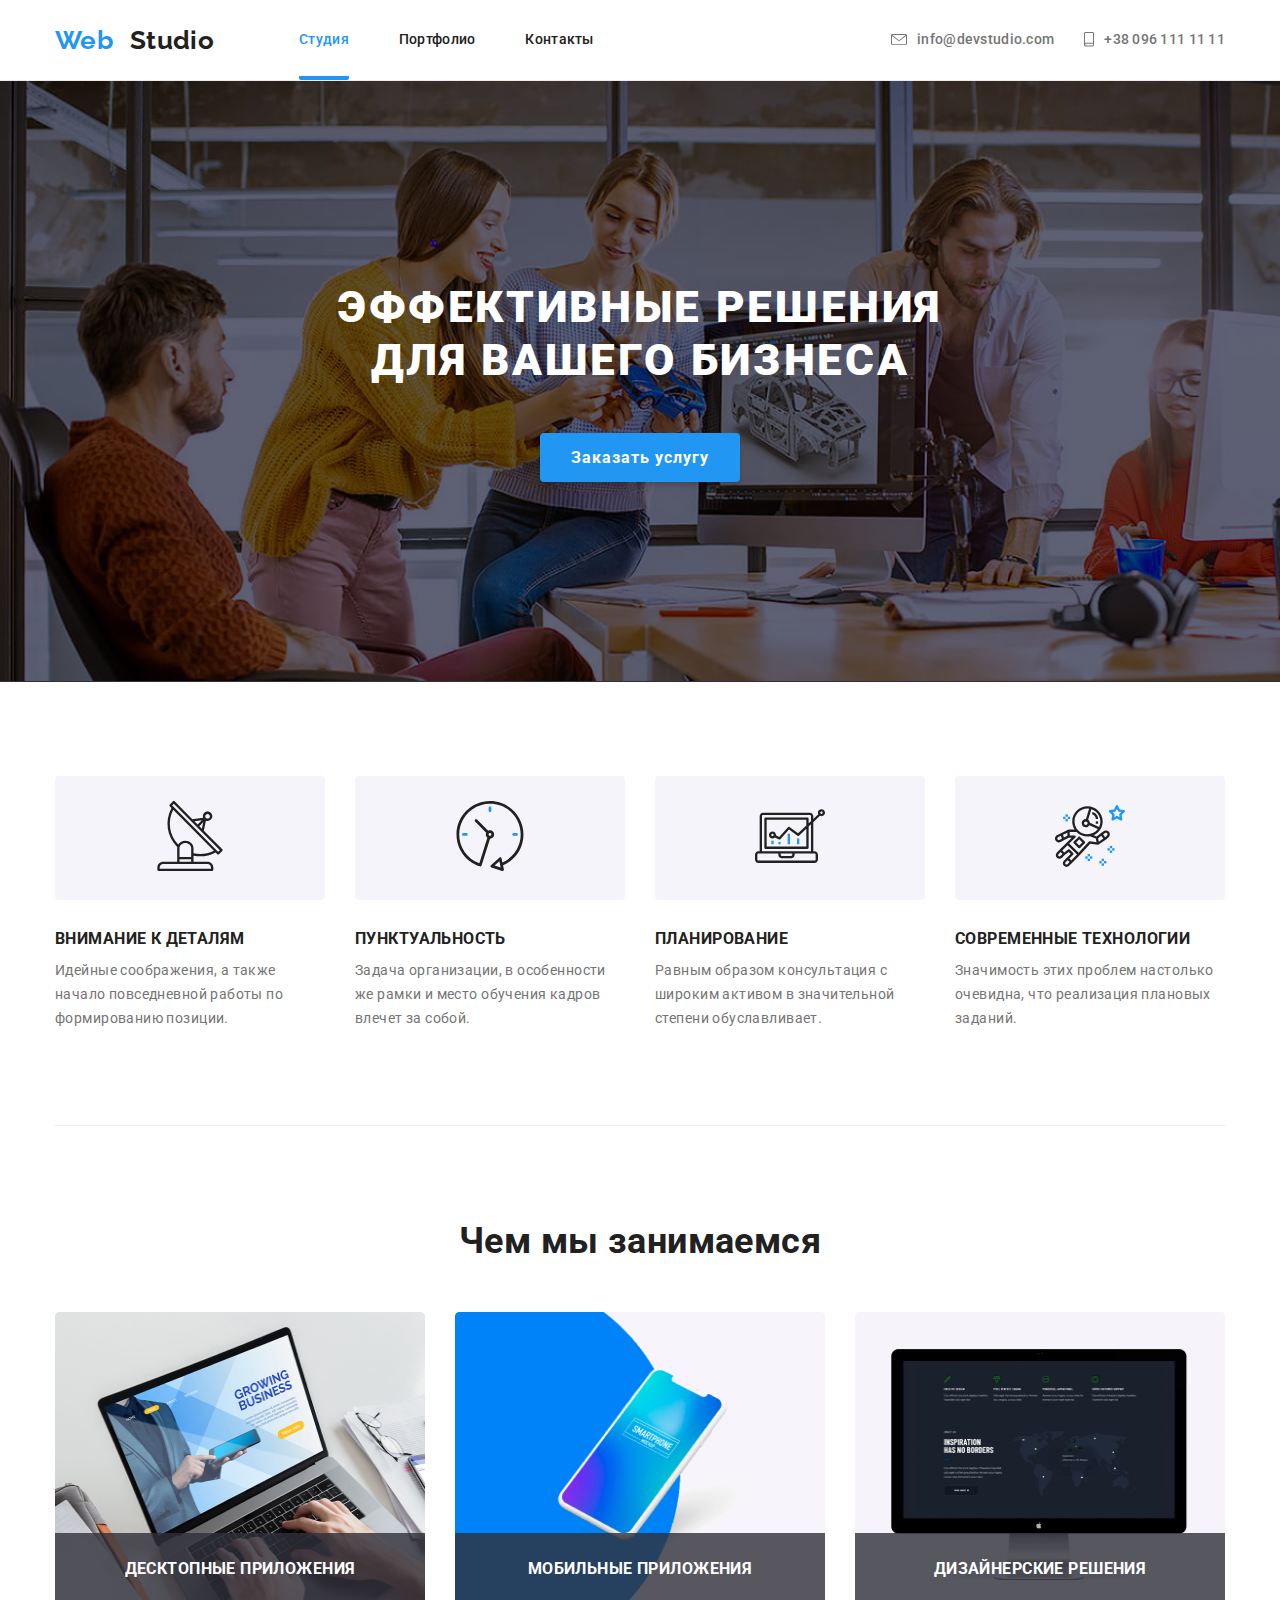
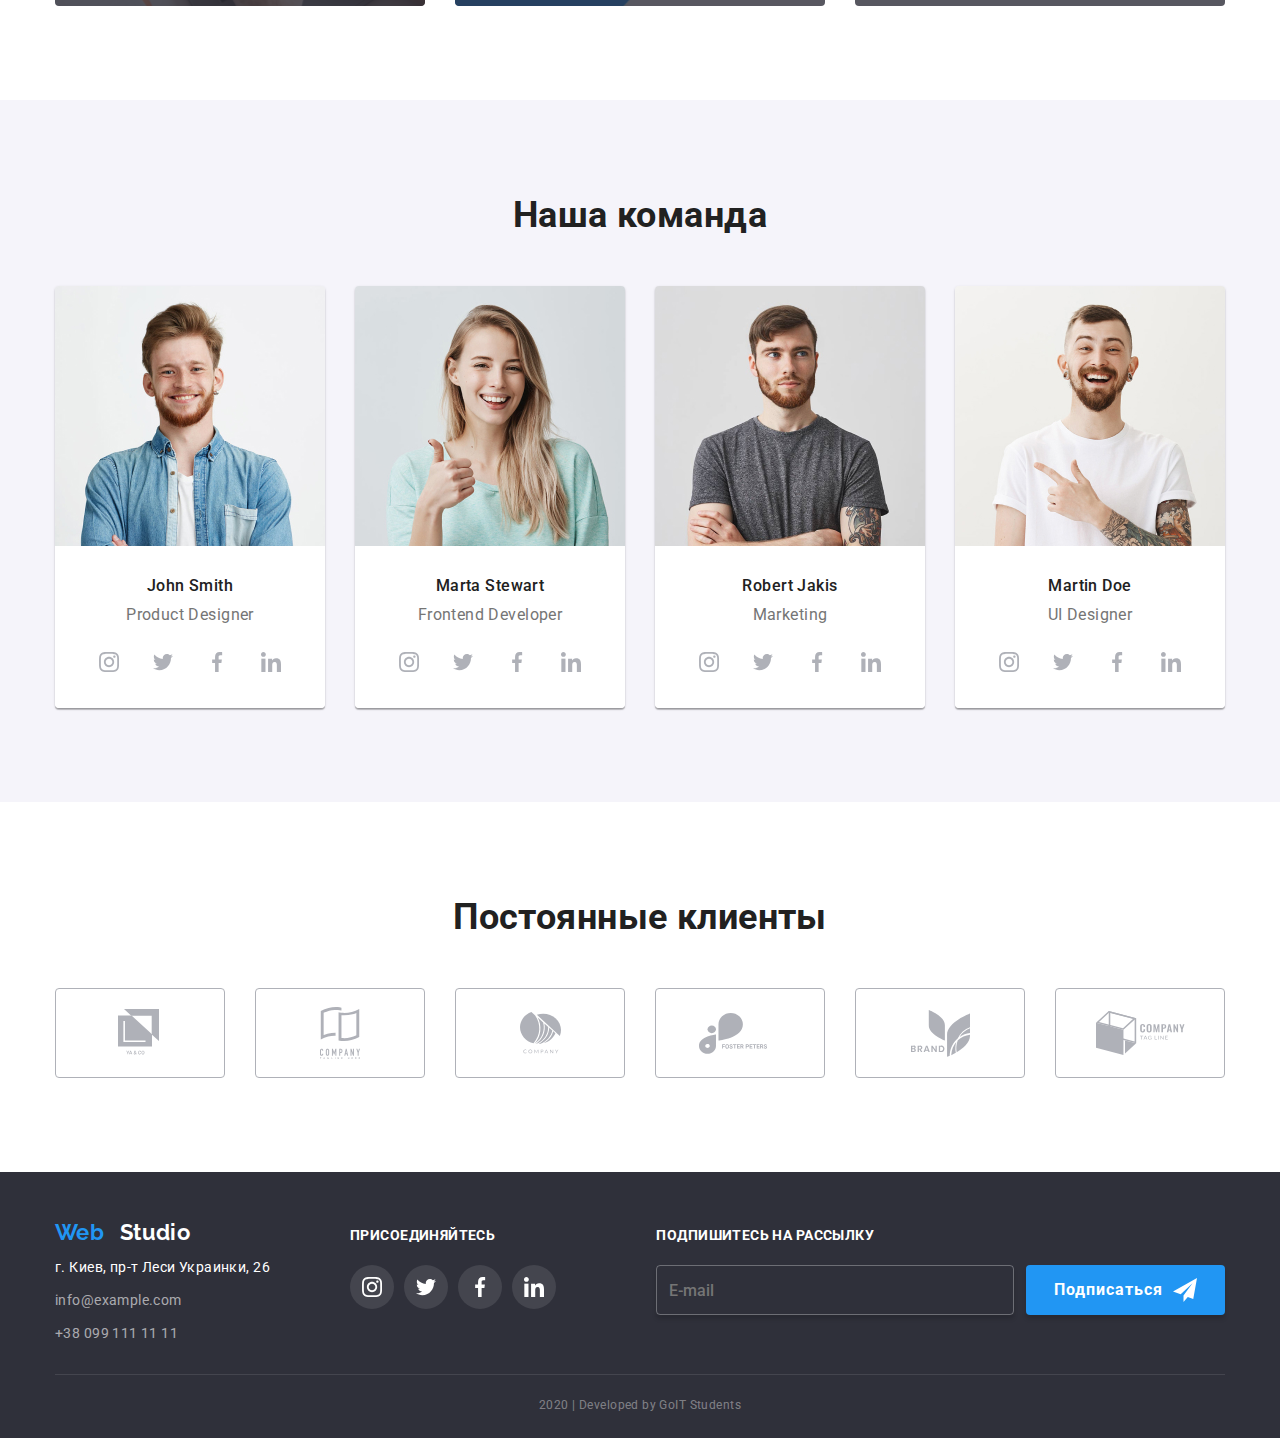
<file: index.html>
<!DOCTYPE html>
<html lang="ru">
  <head>
    <meta charset="UTF-8" />
    <meta name="viewport" content="width=device-width, initial-scale=1.0" />
    <title class="is-hidden" lang="en">Web Studio v.3</title>
    <link
      rel="stylesheet"
      href="https://fonts.googleapis.com/css2?family=Raleway:wght@700&family=Roboto:wght@400;500;700;900&display=swap"
    />
    <link
      rel="stylesheet"
      href="https://cdnjs.cloudflare.com/ajax/libs/modern-normalize/0.6.0/modern-normalize.min.css"
    />
    <link rel="stylesheet" href="./css/styles.css" />
  </head>
  <body>
    <!--Шапка документа-->
    <header class="header-box">
      <div class="container header-container">
        <nav class="header-nav">
          <a class="header-logo" href="./index.html" lang="en"
            ><span class="header-first-logo">Web</span> Studio</a
          >
          <ul class="header-list-pages">
            <li class="header-pages-item">
              <a class="header-page active-page" href="./index.html">Студия</a>
            </li>
            <li class="header-pages-item">
              <a class="header-page" href="./portfolio.html">Портфолио</a>
            </li>
            <li><a class="header-page" href="./contacts.html">Контакты</a></li>
          </ul>
        </nav>
        <ul class="header-list-contacts">
          <li class="header-contacts-item">
            <a
              class="header-contacts-link"
              href="mailto:info@devstudio.com"
              target="_blank"
            >
              <svg
                class="header-contacts-ico"
                width="16"
                height="11"
                viewBox="0 0 16 11"
                fill="none"
                xmlns="http://www.w3.org/2000/svg"
              >
                <path
                  class="basecolor"
                  d="M14.5 0H1.50001C0.672854 0 0 0.608544 0 1.35664V9.49644C0 10.2445 0.672854 10.8531 1.50001 10.8531H14.5C15.3271 10.8531 16 10.2445 16 9.49644V1.35664C16 0.608544 15.3271 0 14.5 0ZM14.5 0.904418C14.5679 0.904418 14.6325 0.917165 14.6916 0.939428L8 6.18479L1.30833 0.939428C1.36742 0.917196 1.43204 0.904418 1.49998 0.904418H14.5ZM14.5 9.94863H1.50001C1.22414 9.94863 0.999996 9.74594 0.999996 9.49641V1.89496L7.67236 7.12497C7.76661 7.1987 7.8833 7.23538 8 7.23538C8.1167 7.23538 8.23339 7.19874 8.32764 7.12497L15 1.89496V9.49644C15 9.74594 14.7759 9.94863 14.5 9.94863Z"
                  fill="#757575"
                />
              </svg>
              info@devstudio.com</a
            >
          </li>
          <li class="header-contacts-item">
            <a
              class="header-contacts-link"
              href="tel:+380961111111"
              target="_blank"
            >
              <svg
                class="header-contacts-ico"
                width="10"
                height="15"
                viewBox="0 0 10 15"
                fill="none"
                xmlns="http://www.w3.org/2000/svg"
              >
                <path
                  class="basecolor"
                  d="M8.5 0H1.5C0.672848 0 0 0.60854 0 1.35663V13.1141C0 13.8622 0.672848 14.4708 1.5 14.4708H8.5C9.32715 14.4708 10 13.8622 10 13.1141V1.35663C10 0.60854 9.32715 0 8.5 0ZM1.5 0.904423H8.5C8.77588 0.904423 9 1.10712 9 1.35663V10.8531H1V1.35663C1 1.10712 1.22412 0.904423 1.5 0.904423ZM8.5 13.5663H1.5C1.22412 13.5663 1 13.3636 1 13.1141V11.7575H9V13.1141C9 13.3636 8.77588 13.5663 8.5 13.5663Z"
                  fill="#757575"
                />
                <path
                  d="M2.35355 12.3422C2.54882 12.5188 2.54882 12.8051 2.35355 12.9817C2.15828 13.1583 1.84172 13.1583 1.64645 12.9817C1.45118 12.8051 1.45118 12.5188 1.64645 12.3422C1.84172 12.1656 2.15828 12.1656 2.35355 12.3422Z"
                  fill="#757575"
                />
              </svg>
              +38 096 111 11 11</a
            >
          </li>
        </ul>
      </div>
    </header>

    <!--Основной документ-->
    <main>
      <!--Главная секция-->
      <section class="hero-section">
        <h1>
          эффективные решения <br />
          для вашего бизнеса
        </h1>
        <a class="button accent" href="./portfolio.html">Заказать услугу</a>
      </section>

      <!--Секция Преимущества-->
      <section class="adv-section">
        <div class="container">
          <h2 class="is-hidden">Преимущества</h2>
          <ul class="adv-list">
            <li class="adv-list-item">
              <div class="adv-ico-box">
                <svg
                  width="66"
                  height="70"
                  viewBox="0 0 66 70"
                  fill="none"
                  xmlns="http://www.w3.org/2000/svg"
                >
                  <path
                    class="basecolor"
                    d="M65.3163 48.3385L46.8468 29.7337L48.8966 19.6373C49.4256 19.8438 49.9879 19.9517 50.5556 19.9558H50.5696C53.1777 19.9866 55.3169 17.8974 55.3479 15.2893C55.3788 12.6812 53.2894 10.542 50.6813 10.5111C48.0732 10.4803 45.934 12.5695 45.9031 15.1776C45.8965 15.7357 45.9888 16.2905 46.176 16.8163L35.326 18.1405L17.6276 0.35C17.4105 0.128479 17.1141 0.00247917 16.804 0C16.4977 0.00160417 16.2044 0.123521 15.9873 0.3395L12.6786 3.6295C12.2232 4.08508 12.2232 4.82358 12.6786 5.27917L14.459 7.08517C7.56162 19.7681 9.80191 35.4741 19.9703 45.7228C20.0636 45.8121 20.1718 45.8843 20.29 45.9363C20.2165 46.3311 20.1781 46.7317 20.1756 47.1333V60.6667H6.17562C2.95562 60.6705 0.346077 63.28 0.342285 66.5V68.8333C0.342285 69.4776 0.86466 70 1.50895 70H55.1756C55.8199 70 56.3423 69.4776 56.3423 68.8333V66.5C56.3385 63.28 53.729 60.6705 50.509 60.6667H36.509V54.6688C38.7021 55.1288 40.9367 55.3633 43.1776 55.3688C48.5548 55.363 53.8464 54.0225 58.5776 51.4675L60.3673 53.2677C60.5844 53.4892 60.8808 53.6152 61.191 53.6177C61.4972 53.6161 61.7905 53.4941 62.0076 53.2782L65.3163 49.9882C65.7717 49.5326 65.7717 48.7941 65.3163 48.3385ZM48.9246 13.6348C49.8383 12.726 51.3157 12.7301 52.2244 13.6437C53.1332 14.5574 53.1291 16.0348 52.2155 16.9435C51.7781 17.3785 51.1864 17.6226 50.5695 17.6225H50.5625C49.2739 17.6158 48.2345 16.5658 48.2412 15.2771C48.2445 14.6602 48.4918 14.0699 48.9291 13.6348H48.9246ZM46.1783 21.301L44.8693 27.7445L42.298 25.158L46.1783 21.301ZM44.853 19.3282L40.653 23.5037L37.4038 20.237L44.853 19.3282ZM50.509 63C52.442 63 54.009 64.567 54.009 66.5V67.6667H2.67562V66.5C2.67562 64.567 4.2426 63 6.17562 63H50.509ZM34.1756 58.3333V60.6667H22.509V58.3333H34.1756ZM22.509 56V47.1333C22.509 44.303 25.1258 42 28.3423 42C31.5588 42 34.1756 44.303 34.1756 47.1333V56H22.509ZM36.509 52.29V47.1333C36.509 43.0162 32.8456 39.6667 28.3423 39.6667C25.4306 39.622 22.7079 41.1041 21.165 43.5738C12.2887 34.2249 10.2899 20.2875 16.1805 8.82073L56.872 49.7455C50.5886 52.9419 43.3857 53.8418 36.509 52.29ZM61.2038 50.7943L59.56 49.1412L16.7923 6.11567L15.1415 4.46133L16.7923 2.81633L34.15 20.272C34.1581 20.272 34.1628 20.2872 34.171 20.293L62.8593 49.1493L61.2038 50.7943Z"
                    fill="#212121"
                  />
                </svg>
              </div>
              <h3 class="advantage">Внимание к деталям</h3>
              <p class="adv-description">
                Идейные соображения, а также начало повседневной работы по
                формированию позиции.
              </p>
            </li>
            <li class="adv-list-item">
              <div class="adv-ico-box">
                <svg
                  width="70"
                  height="70"
                  viewBox="0 0 70 70"
                  fill="none"
                  xmlns="http://www.w3.org/2000/svg"
                >
                  <path
                    class="basecolor"
                    d="M68.4614 33.4715C68.4576 14.9819 53.4656 -0.00373771 34.9754 6.99302e-07C16.4858 0.00373911 1.50017 14.9963 1.50391 33.4859C1.50711 48.0502 10.9252 60.9413 24.7995 65.3713C24.9319 65.413 25.0697 65.4343 25.2081 65.4338C25.4719 65.4333 25.7304 65.3628 25.9573 65.2287C26.2527 65.0541 26.4732 64.7764 26.5768 64.449L35.0315 37.6521C37.3429 37.6404 39.2068 35.7568 39.1945 33.4459C39.1827 31.1345 37.2997 29.2706 34.9883 29.2824C34.3666 29.285 33.753 29.4282 33.1944 29.7011L22.0251 18.5302C21.4707 17.9951 20.5879 18.0106 20.0528 18.5644C19.5305 19.1054 19.5305 19.962 20.0528 20.503L31.2162 31.6792C30.3596 33.4277 30.8493 35.5383 32.3895 36.7303L24.3338 62.2647C8.41354 56.4002 0.261689 38.7405 6.12618 22.8203C11.9907 6.90002 29.6503 -1.25183 45.5706 4.61266C61.4909 10.4771 69.6427 28.1374 63.7782 44.0571C60.913 51.8351 55.0261 58.1252 47.4548 61.4989L46.5842 57.3989C46.4251 56.6454 45.6844 56.1636 44.9308 56.3233C44.6931 56.3741 44.4726 56.4857 44.291 56.6475L35.8978 64.1409C35.322 64.653 35.2708 65.5347 35.7835 66.1105C35.9501 66.2974 36.1637 66.4362 36.403 66.5126L47.1188 69.9327C47.8521 70.1682 48.6377 69.765 48.8732 69.0312C48.948 68.7994 48.9603 68.5527 48.9101 68.3145L48.0545 64.2915C60.4452 59.0678 68.4902 46.918 68.4614 33.4715ZM34.9829 32.0766C35.753 32.0766 36.3779 32.7014 36.3779 33.4715C36.3779 34.2422 35.753 34.8665 34.9829 34.8665C34.2123 34.8665 33.588 34.2422 33.588 33.4715C33.588 32.7014 34.2123 32.0766 34.9829 32.0766ZM39.5774 64.5916L44.3551 60.3298L45.6737 66.543L39.5774 64.5916Z"
                    fill="#212121"
                  />
                  <path
                    d="M33.5879 6.96732V9.75723C33.5879 10.5279 34.2122 11.1522 34.9828 11.1522C35.753 11.1522 36.3778 10.5279 36.3778 9.75723V6.96732C36.3778 6.1972 35.753 5.57236 34.9828 5.57236C34.2122 5.57236 33.5879 6.1972 33.5879 6.96732Z"
                    fill="#2196F3"
                  />
                  <path
                    d="M8.4787 32.0765C7.70805 32.0765 7.08374 32.7014 7.08374 33.4715C7.08374 34.2421 7.70805 34.8665 8.4787 34.8665H11.2686C12.0393 34.8665 12.6636 34.2421 12.6636 33.4715C12.6636 32.7014 12.0393 32.0765 11.2686 32.0765H8.4787Z"
                    fill="#2196F3"
                  />
                  <path
                    d="M61.4866 34.8665C62.2573 34.8665 62.8816 34.2421 62.8816 33.4715C62.8816 32.7014 62.2573 32.0765 61.4866 32.0765H58.6967C57.9266 32.0765 57.3018 32.7014 57.3018 33.4715C57.3018 34.2421 57.9266 34.8665 58.6967 34.8665H61.4866Z"
                    fill="#2196F3"
                  />
                </svg>
              </div>
              <h3 class="advantage">Пунктуальность</h3>
              <p class="adv-description">
                Задача организации, в особенности же рамки и место обучения
                кадров влечет за собой.
              </p>
            </li>
            <li class="adv-list-item">
              <div class="adv-ico-box">
                <svg
                  width="70"
                  height="70"
                  viewBox="0 0 70 70"
                  fill="none"
                  xmlns="http://www.w3.org/2000/svg"
                >
                  <path
                    d="M32.6497 32.7351H34.9818V43.2296H32.6497V32.7351Z"
                    fill="#2196F3"
                  />
                  <path
                    d="M41.978 37.3993H44.3101V43.2296H41.978V37.3993Z"
                    fill="#2196F3"
                  />
                  <path
                    d="M23.321 40.8975H25.6532V43.2296H23.321V40.8975Z"
                    fill="#2196F3"
                  />
                  <path
                    d="M16.3247 39.7314H18.6568V43.2295H16.3247V39.7314Z"
                    fill="#2196F3"
                  />
                  <path
                    class="basecolor"
                    d="M3.49817 61.8865H59.4689C61.4007 61.8865 62.967 60.3202 62.967 58.3883V53.7241C62.967 51.7922 61.4007 50.2259 59.4689 50.2259H58.3028V21.1468L64.9262 14.8724C66.4635 15.6303 68.3242 15.1702 69.3302 13.7815C70.3369 12.3934 70.1957 10.4821 68.9966 9.25681C67.7975 8.03154 65.8901 7.84877 64.4798 8.82409C63.0701 9.79998 62.569 11.6498 63.2933 13.2036L58.3028 17.9345V15.2442C58.3028 13.3124 56.7365 11.7461 54.8046 11.7461H8.16239C6.23054 11.7461 4.66422 13.3124 4.66422 15.2442V50.2259H3.49817C1.56632 50.2259 0 51.7922 0 53.7241V58.3883C0 60.3202 1.56632 61.8865 3.49817 61.8865ZM66.4652 10.58C67.1091 10.58 67.6312 11.1021 67.6312 11.7461C67.6312 12.39 67.1091 12.9121 66.4652 12.9121C65.8212 12.9121 65.2991 12.39 65.2991 11.7461C65.2991 11.1021 65.8212 10.58 66.4652 10.58ZM6.99634 15.2442C6.99634 14.6003 7.51844 14.0782 8.16239 14.0782H54.8046C55.4486 14.0782 55.9707 14.6003 55.9707 15.2442V20.1413L53.6386 22.3573V17.5763C53.6386 16.9324 53.1165 16.4103 52.4725 16.4103H10.4945C9.85055 16.4103 9.32845 16.9324 9.32845 17.5763V46.7277C9.32845 47.3717 9.85055 47.8938 10.4945 47.8938H52.4725C53.1165 47.8938 53.6386 47.3717 53.6386 46.7277V25.5651L55.9707 23.3554V50.2259H6.99634V15.2442ZM17.4908 30.403C15.9131 30.3984 14.5279 31.4495 14.1083 32.9702C13.6886 34.491 14.3383 36.104 15.6951 36.9091C17.0513 37.7142 18.7793 37.512 19.9129 36.4149L23.9662 38.4486C24.4371 38.6844 25.0081 38.5739 25.3583 38.1805L33.9745 28.4871L42.4443 34.8337C42.8987 35.1742 43.5329 35.1378 43.9452 34.7478L51.3065 27.7748V45.5617H11.6606V18.7424H51.3065V24.5619L43.0564 32.3747L34.5154 25.9716C34.0303 25.6084 33.3476 25.6767 32.9445 26.1293L24.2099 35.9571L20.9446 34.3242C20.9685 34.1841 20.9833 34.0429 20.989 33.9011C20.989 31.9693 19.4227 30.403 17.4908 30.403ZM18.6569 33.9011C18.6569 34.5451 18.1348 35.0672 17.4908 35.0672C16.8469 35.0672 16.3248 34.5451 16.3248 33.9011C16.3248 33.2572 16.8469 32.7351 17.4908 32.7351C18.1348 32.7351 18.6569 33.2572 18.6569 33.9011ZM25.6532 52.558H37.3138V53.7241C37.3138 54.368 36.7917 54.8901 36.1477 54.8901H26.8193C26.1753 54.8901 25.6532 54.368 25.6532 53.7241V52.558ZM2.33211 53.7241C2.33211 53.0801 2.85422 52.558 3.49817 52.558H23.3211V53.7241C23.3211 55.6559 24.8874 57.2223 26.8193 57.2223H36.1477C38.0796 57.2223 39.6459 55.6559 39.6459 53.7241V52.558H59.4689C60.1128 52.558 60.6349 53.0801 60.6349 53.7241V58.3883C60.6349 59.0323 60.1128 59.5544 59.4689 59.5544H3.49817C2.85422 59.5544 2.33211 59.0323 2.33211 58.3883V53.7241Z"
                    fill="#212121"
                  />
                </svg>
              </div>
              <h3 class="advantage">Планирование</h3>
              <p class="adv-description">
                Равным образом консультация с широким активом в значительной
                степени обуславливает.
              </p>
            </li>
            <li class="adv-list-item">
              <div class="adv-ico-box">
                <svg
                  width="70"
                  height="70"
                  viewBox="0 0 70 70"
                  fill="none"
                  xmlns="http://www.w3.org/2000/svg"
                >
                  <path
                    d="M69.9434 9.8964C69.8058 9.47516 69.4418 9.16727 69.002 9.10301L64.823 8.49515L62.9528 4.70812C62.5608 3.91008 61.2529 3.91008 60.8609 4.70812L58.9907 8.49515L54.8116 9.10315C54.3718 9.16727 54.0078 9.47421 53.8689 9.89654C53.7325 10.3189 53.8455 10.7832 54.1641 11.0924L57.1893 14.0407L56.4754 18.2034C56.4007 18.6409 56.5804 19.0831 56.9386 19.3445C57.3014 19.6082 57.775 19.6408 58.1682 19.4331L61.9063 17.4672L65.6444 19.4331C65.8147 19.5229 66.0026 19.5672 66.1881 19.5672C66.4296 19.5672 66.6712 19.4926 66.8742 19.3444C67.2335 19.0831 67.4131 18.6408 67.3374 18.2033L66.6235 14.0405L69.6487 11.0923C69.9656 10.7819 70.08 10.3187 69.9434 9.8964ZM64.5558 12.7991C64.2817 13.0663 64.1556 13.4536 64.221 13.8316L64.6387 16.2688L62.4501 15.1185C62.2797 15.0286 62.0931 14.9843 61.9063 14.9843C61.7197 14.9843 61.5342 15.0286 61.3626 15.1185L59.1738 16.2688L59.5915 13.8316C59.6568 13.4536 59.5308 13.0675 59.2567 12.7991L57.4845 11.0725L59.9322 10.7166C60.3126 10.6618 60.6404 10.4226 60.8108 10.0784L61.9051 7.86172L62.9994 10.0784C63.1697 10.4225 63.4976 10.6618 63.878 10.7166L66.3257 11.0725L64.5558 12.7991Z"
                    fill="#2196F3"
                  />
                  <path
                    d="M57.1669 44.8923H54.8335V47.2257H57.1669V44.8923Z"
                    fill="#2196F3"
                  />
                  <path
                    d="M57.1669 49.5591H54.8335V51.8925H57.1669V49.5591Z"
                    fill="#2196F3"
                  />
                  <path
                    d="M59.5004 47.2257H57.167V49.5591H59.5004V47.2257Z"
                    fill="#2196F3"
                  />
                  <path
                    d="M54.8339 47.2257H52.5005V49.5591H54.8339V47.2257Z"
                    fill="#2196F3"
                  />
                  <path
                    d="M49.0004 57.7259H46.667V60.0593H49.0004V57.7259Z"
                    fill="#2196F3"
                  />
                  <path
                    d="M49.0004 62.3926H46.667V64.726H49.0004V62.3926Z"
                    fill="#2196F3"
                  />
                  <path
                    d="M51.3334 60.0593H49V62.3927H51.3334V60.0593Z"
                    fill="#2196F3"
                  />
                  <path
                    d="M46.6669 60.0593H44.3335V62.3927H46.6669V60.0593Z"
                    fill="#2196F3"
                  />
                  <path
                    d="M34.9999 53.0592H32.6665V55.3926H34.9999V53.0592Z"
                    fill="#2196F3"
                  />
                  <path
                    d="M34.9999 57.7259H32.6665V60.0593H34.9999V57.7259Z"
                    fill="#2196F3"
                  />
                  <path
                    d="M37.3334 55.3925H35V57.7259H37.3334V55.3925Z"
                    fill="#2196F3"
                  />
                  <path
                    d="M32.6664 55.3925H30.333V57.7259H32.6664V55.3925Z"
                    fill="#2196F3"
                  />
                  <path
                    d="M12.8329 13.3918H10.4995V15.7252H12.8329V13.3918Z"
                    fill="#2196F3"
                  />
                  <path
                    d="M12.8329 18.0587H10.4995V20.3921H12.8329V18.0587Z"
                    fill="#2196F3"
                  />
                  <path
                    d="M15.1664 15.7253H12.833V18.0587H15.1664V15.7253Z"
                    fill="#2196F3"
                  />
                  <path
                    d="M10.4994 15.7253H8.16602V18.0587H10.4994V15.7253Z"
                    fill="#2196F3"
                  />
                  <path
                    class="basecolor"
                    d="M54.0635 30.9738C53.4347 30.1256 52.5119 29.5797 51.4642 29.4326C50.4118 29.2833 49.3734 29.5597 48.5334 30.2026L45.7952 32.3014L45.794 32.3026L41.6428 35.4025L38.6724 34.2195C43.9691 31.843 47.6711 26.545 47.6711 20.3942C47.6711 12.0314 40.8401 5.22739 32.4436 5.22739C24.047 5.22739 17.2161 12.0314 17.2161 20.3942C17.2161 23.4253 18.1226 26.244 19.6662 28.6158L13.6204 28.5633C13.6168 28.5633 13.6134 28.5633 13.6099 28.5633C13.5911 28.5633 13.5761 28.5726 13.5586 28.5738C13.4431 28.5785 13.3298 28.6019 13.2191 28.6415C13.1911 28.652 13.162 28.6579 13.1352 28.6706C13.1212 28.6765 13.1071 28.6776 13.0932 28.6846L6.02075 32.1764C6.01952 32.1764 6.01843 32.1764 6.01843 32.1775L1.8766 34.1693C1.83107 34.1891 1.78445 34.2159 1.73892 34.2463C0.0880191 35.3452 -0.474314 37.5036 0.429958 39.2676C0.911763 40.2056 1.73195 40.8964 2.73999 41.2125C3.12856 41.3337 3.52518 41.3933 3.91949 41.3933C4.55305 41.3933 5.18074 41.2382 5.75578 40.9314L8.79154 39.3167L13.7441 36.7593L16.7122 36.7418L4.80844 48.5884C4.80735 48.5896 4.80612 48.5896 4.80489 48.5907L1.87647 51.5074C1.18466 52.1958 0.8043 53.1092 0.8043 54.0835C0.8043 55.0565 1.18466 55.9723 1.87647 56.6619C2.587 57.3689 3.52149 57.7236 4.45598 57.7236C5.3917 57.7236 6.32495 57.3689 7.03782 56.6619L9.91251 53.7988L13.7206 50.9556L15.6912 52.9179L11.8375 56.7552C11.8364 56.7564 11.8352 56.7564 11.834 56.7575L8.90556 59.6741C8.21375 60.3625 7.8334 61.276 7.8334 62.2502C7.8334 63.2233 8.21375 64.139 8.90556 64.8287C9.6161 65.5356 10.5518 65.8903 11.4863 65.8903C12.4208 65.8903 13.3565 65.5356 14.0681 64.8287L16.9977 61.912L21.6842 57.2453C21.6854 57.2441 21.6854 57.243 21.6865 57.2417L23.8951 55.0542L23.8869 55.046C23.9008 55.0321 23.9207 55.0273 23.9347 55.0122L35.2353 42.6349L42.8281 43.7153C42.8829 43.7235 42.9377 43.7269 42.9925 43.7269C43.1338 43.7269 43.2702 43.6931 43.402 43.6429C43.4406 43.629 43.4743 43.6103 43.5106 43.5917C43.5526 43.5706 43.5968 43.559 43.6366 43.5322L50.6659 38.8655C50.6916 38.848 50.7055 38.82 50.73 38.8014C50.758 38.7792 50.793 38.7699 50.8186 38.7453L53.5999 36.1401C55.0471 34.7841 55.2466 32.5628 54.0635 30.9738ZM4.66024 38.8722C4.28111 39.0752 3.85058 39.116 3.43878 38.9854C3.03039 38.8583 2.69912 38.5793 2.50538 38.2025C2.15305 37.5165 2.35718 36.6811 2.97433 36.2297L5.84793 34.8471L6.53974 36.869L6.83027 37.7183L4.66024 38.8722ZM12.3102 34.8741L8.92333 36.6241L8.36456 34.9907L7.96328 33.817L12.3967 31.6282L12.3102 34.8741ZM45.3402 20.3919C45.3402 22.4009 44.8607 24.2957 44.03 25.9908L34.8832 21.8362C34.7875 20.5821 34.1366 19.4842 33.1589 18.8005L36.3614 8.16853C41.5626 9.82298 45.3402 14.6752 45.3402 20.3919ZM19.5519 20.3919C19.5519 13.3159 25.3363 7.55834 32.446 7.55834C32.9991 7.55834 33.5403 7.60496 34.0759 7.67264L30.9433 18.0714C30.9014 18.0701 30.8617 18.0585 30.8185 18.0585C28.5597 18.0585 26.7222 19.8902 26.7222 22.1419C26.7222 24.3936 28.5597 26.2254 30.8185 26.2254C32.3375 26.2254 33.65 25.3866 34.3582 24.1591L42.8073 27.9976C40.4564 31.1616 36.6938 33.2255 32.4459 33.2255C25.3363 33.2255 19.5519 27.4679 19.5519 20.3919ZM32.5814 22.1419C32.5814 23.1068 31.7903 23.892 30.8185 23.892C29.8467 23.892 29.0556 23.1068 29.0556 22.1419C29.0556 21.1771 29.8467 20.3919 30.8185 20.3919C31.7903 20.3919 32.5814 21.1771 32.5814 22.1419ZM5.39183 55.0075C4.87503 55.5196 4.03843 55.5185 3.52286 55.0087C3.2743 54.7601 3.13785 54.4324 3.13785 54.0835C3.13785 53.7358 3.2743 53.408 3.52286 53.1619L5.6274 51.0652L7.48941 52.9192L5.39183 55.0075ZM12.4222 63.1743C11.9054 63.6865 11.0677 63.6877 10.552 63.1756C10.3034 62.927 10.1669 62.5993 10.1669 62.2504C10.1669 61.9027 10.3034 61.5748 10.552 61.3287L12.6579 59.231L13.5388 60.1073L14.5211 61.085L12.4222 63.1743ZM20.0383 55.5862C20.0371 55.5873 20.036 55.5873 20.0348 55.5885L16.1742 59.4386L15.2933 58.5623L14.311 57.5846L18.168 53.7451C18.168 53.7451 18.168 53.7451 18.168 53.744C18.1692 53.7428 18.1703 53.7428 18.1715 53.7417C18.259 53.6542 18.3139 53.5492 18.3676 53.4454C18.3828 53.4151 18.4119 53.3894 18.4248 53.3579C18.461 53.2681 18.4667 53.1713 18.4808 53.0767C18.4878 53.0229 18.5112 52.9729 18.5112 52.9179C18.5112 52.8397 18.4831 52.764 18.4669 52.6869C18.4529 52.6169 18.4529 52.5457 18.426 52.4781C18.3817 52.3685 18.3058 52.2717 18.2265 52.1771C18.2044 52.1514 18.1962 52.1187 18.1717 52.0942C18.1717 52.0942 18.1717 52.0942 18.1705 52.0942C18.1692 52.0931 18.1692 52.0906 18.1681 52.0896L14.6529 48.5895C14.6156 48.5522 14.5677 48.537 14.5257 48.5056C14.464 48.4577 14.4045 48.4134 14.3356 48.3795C14.2691 48.3468 14.2014 48.327 14.1314 48.3083C14.0568 48.2872 13.9845 48.2709 13.9063 48.2651C13.835 48.2604 13.7686 48.2674 13.6975 48.2756C13.6193 48.2849 13.5459 48.2954 13.47 48.3199C13.3964 48.3433 13.3312 48.3794 13.2635 48.4179C13.2203 48.4424 13.1714 48.4506 13.1305 48.4809L9.25133 51.3767L7.28077 49.4143L12.5285 44.1946L22.0674 53.576L20.0383 55.5862ZM34.9544 40.2372C34.9207 40.2326 34.8891 40.2454 34.8553 40.2431C34.7701 40.2385 34.6885 40.2443 34.6034 40.2583C34.5369 40.2699 34.4739 40.2828 34.4108 40.3049C34.3362 40.3306 34.2685 40.3656 34.1996 40.4076C34.1343 40.4472 34.0748 40.4892 34.0176 40.5417C33.9896 40.5662 33.9558 40.5779 33.9301 40.6058L23.6527 51.8621L14.185 42.5507L20.3825 36.3859C20.8387 35.9309 20.841 35.1924 20.386 34.735C20.1562 34.5052 19.854 34.392 19.5519 34.3932V34.3921L14.6984 34.4213L14.7591 30.9049L21.5492 30.9633C24.3166 33.7937 28.176 35.5589 32.446 35.5589C33.4027 35.5589 34.3361 35.4598 35.2448 35.2905C35.3323 35.3605 35.4186 35.4318 35.5284 35.4761L40.7995 37.5761L41.1331 39.2351L41.5228 41.1717L34.9544 40.2372ZM43.7944 40.6269L43.1096 37.219L46.2736 34.8564L47.102 35.9554L48.3445 37.6051L43.7944 40.6269ZM52.0055 34.4341L50.1726 36.1515L48.1356 33.4471L49.9544 32.053C50.2938 31.7917 50.7221 31.6855 51.1421 31.7403C51.5644 31.7998 51.9378 32.0203 52.1921 32.3621C52.6658 33.0003 52.5853 33.8905 52.0055 34.4341Z"
                    fill="#212121"
                  />
                  <path
                    class="basecolor"
                    d="M29.7547 40.5651L25.0669 35.8984C24.6131 35.4446 23.8757 35.4446 23.4207 35.8984L18.7341 40.5651C18.5148 40.7856 18.3911 41.0819 18.3911 41.3922C18.3911 41.7026 18.5136 42.0001 18.7341 42.2194L23.4207 46.8861C23.6482 47.1124 23.9469 47.2256 24.2444 47.2256C24.5419 47.2256 24.8405 47.1124 25.0669 46.8861L29.7547 42.2194C29.974 42.0001 30.0988 41.7026 30.0988 41.3922C30.0988 41.0819 29.9751 40.7844 29.7547 40.5651ZM24.2444 44.4128L21.211 41.3922L24.2444 38.3717L27.2789 41.3922L24.2444 44.4128Z"
                    fill="#212121"
                  />
                  <path
                    class="basecolor"
                    d="M37.547 11.0923L36.9834 13.3581C37.1386 13.3966 40.7845 14.3463 40.7845 18.0587H43.1179C43.1178 13.6461 39.4743 11.5718 37.547 11.0923Z"
                    fill="#212121"
                  />
                  <path
                    class="basecolor"
                    d="M43.1176 20.3919H40.7842V22.7253H43.1176V20.3919Z"
                    fill="#212121"
                  />
                </svg>
              </div>
              <h3 class="advantage">Современные технологии</h3>
              <p class="adv-description">
                Значимость этих проблем настолько очевидна, что реализация
                плановых заданий.
              </p>
            </li>
          </ul>
        </div>
      </section>

      <!--Секция Наша деятельность-->
      <section class="section">
        <div class="container">
          <h2 class="title">Чем мы занимаемся</h2>
          <ul class="job-list">
            <li class="job-item">
              <img
                class="job-picture"
                src="./img/index-img/laptop.jpg"
                width="370"
                height="294"
                alt="laptop-image"
              />
              <a href="./portfolio.html">
                <h3 class="job-title">Десктопные приложения</h3>
              </a>
            </li>
            <li class="job-item">
              <img
                class="job-picture"
                src="./img/index-img/smartphone.jpg"
                width="370"
                height="294"
                alt="smartphone-image"
              />
              <a href="./portfolio.html">
                <h3 class="job-title">Мобильные приложения</h3>
              </a>
            </li>
            <li class="job-item">
              <img
                class="job-picture"
                src="./img/index-img/monitor.jpg"
                width="370"
                height="294"
                alt="monitor-image"
              />
              <a href="./portfolio.html">
                <h3 class="job-title">Дизайнерские решения</h3>
              </a>
            </li>
          </ul>
        </div>
      </section>

      <!--Секция Наша команда-->
      <section class="section team-box">
        <div class="container">
          <h2 class="title">Наша команда</h2>
          <ul class="team-list" lang="en">
            <!--John Smith -->
            <li class="team-item">
              <img
                class="team-picture"
                src="./img/index-img/johnsmith.jpg"
                alt="photo"
                width="270"
                height="260"
              />
              <div class="team-item-box">
                <h3 class="team-name">
                  John Smith
                </h3>
                <p class="team-prof">Product Designer</p>
                <ul class="team-social-list">
                  <li class="social-item">
                    <a
                      class="team-social-link"
                      href="https://www.instagram.com"
                      target="_blank"
                    >
                      <svg
                        class="social-ico"
                        width="20"
                        height="20"
                        viewBox="0 0 20 20"
                        fill="none"
                        xmlns="http://www.w3.org/2000/svg"
                      >
                        <path
                          class="basecolor"
                          d="M19.9804 5.88005C19.9336 4.81738 19.7617 4.0868 19.5156 3.45374C19.2616 2.78176 18.8709 2.18014 18.359 1.68002C17.8589 1.1721 17.2533 0.777435 16.5891 0.527447C15.9524 0.281274 15.2256 0.109427 14.163 0.0625732C13.0924 0.0117516 12.7525 0 10.0371 0C7.32173 0 6.98185 0.0117516 5.91521 0.0586052C4.85253 0.105459 4.12195 0.277459 3.48904 0.523479C2.81692 0.777435 2.2153 1.16814 1.71517 1.68002C1.20726 2.18014 0.812743 2.78573 0.562603 3.44992C0.31643 4.0868 0.144583 4.81341 0.0977294 5.87609C0.0469078 6.9467 0.0351562 7.28658 0.0351562 10.002C0.0351562 12.7173 0.0469078 13.0572 0.0937614 14.1239C0.140615 15.1865 0.312615 15.9171 0.558787 16.5502C0.812743 17.2221 1.20726 17.8238 1.71517 18.3239C2.2153 18.8318 2.82088 19.2265 3.48508 19.4765C4.12195 19.7226 4.84856 19.8945 5.91139 19.9413C6.97788 19.9883 7.31791 19.9999 10.0333 19.9999C12.7487 19.9999 13.0885 19.9883 14.1552 19.9413C15.2179 19.8945 15.9484 19.7226 16.5813 19.4765C17.9254 18.9568 18.9881 17.8941 19.5078 16.5502C19.7538 15.9133 19.9258 15.1865 19.9727 14.1239C20.0195 13.0572 20.0313 12.7173 20.0313 10.002C20.0313 7.28658 20.0273 6.9467 19.9804 5.88005ZM18.1794 14.0457C18.1364 15.0225 17.9723 15.5499 17.8356 15.9015C17.4995 16.7728 16.808 17.4643 15.9367 17.8004C15.5851 17.9372 15.0538 18.1012 14.0809 18.1441C13.026 18.1911 12.7096 18.2027 10.0411 18.2027C7.37255 18.2027 7.05221 18.1911 6.00113 18.1441C5.02438 18.1012 4.49693 17.9372 4.1453 17.8004C3.71171 17.6402 3.31704 17.3862 2.9967 17.0541C2.6646 16.7298 2.41065 16.3391 2.2504 15.9055C2.11365 15.5539 1.94959 15.0225 1.90671 14.0497C1.8597 12.9948 1.8481 12.6783 1.8481 10.0097C1.8481 7.34122 1.8597 7.02087 1.90671 5.96995C1.94959 4.99319 2.11365 4.46575 2.2504 4.11412C2.41065 3.68038 2.6646 3.28586 3.00067 2.96536C3.32483 2.63327 3.71553 2.37931 4.14927 2.21921C4.5009 2.08247 5.03231 1.9184 6.0051 1.87537C7.05999 1.82851 7.37652 1.81676 10.0449 1.81676C12.7174 1.81676 13.0337 1.82851 14.0848 1.87537C15.0616 1.9184 15.589 2.08247 15.9407 2.21921C16.3742 2.37931 16.7689 2.63327 17.0893 2.96536C17.4213 3.28967 17.6753 3.68038 17.8356 4.11412C17.9723 4.46575 18.1364 4.99701 18.1794 5.96995C18.2263 7.02484 18.238 7.34122 18.238 10.0097C18.238 12.6783 18.2263 12.9908 18.1794 14.0457Z"
                          fill="#AFB1B8"
                        />
                        <path
                          class="basecolor"
                          d="M10.0371 4.86414C7.20074 4.86414 4.89941 7.16531 4.89941 10.0019C4.89941 12.8384 7.20074 15.1396 10.0371 15.1396C12.8737 15.1396 15.1749 12.8384 15.1749 10.0019C15.1749 7.16531 12.8737 4.86414 10.0371 4.86414ZM10.0371 13.3346C8.19702 13.3346 6.70442 11.8421 6.70442 10.0019C6.70442 8.16159 8.19702 6.66914 10.0371 6.66914C11.8774 6.66914 13.3698 8.16159 13.3698 10.0019C13.3698 11.8421 11.8774 13.3346 10.0371 13.3346Z"
                          fill="#AFB1B8"
                        />
                        <path
                          class="basecolor"
                          d="M16.5775 4.6611C16.5775 5.32346 16.0404 5.86052 15.3779 5.86052C14.7155 5.86052 14.1785 5.32346 14.1785 4.6611C14.1785 3.99858 14.7155 3.46167 15.3779 3.46167C16.0404 3.46167 16.5775 3.99858 16.5775 4.6611Z"
                          fill="#AFB1B8"
                        />
                      </svg>
                    </a>
                  </li>
                  <li class="social-item">
                    <a
                      class="team-social-link"
                      href="https://twitter.com"
                      target="_blank"
                    >
                      <svg
                        class="social-ico"
                        width="20"
                        height="18"
                        viewBox="0 0 20 18"
                        fill="none"
                        xmlns="http://www.w3.org/2000/svg"
                      >
                        <path
                          class="basecolor"
                          d="M20 2.79875C19.2563 3.125 18.4637 3.34125 17.6375 3.44625C18.4875 2.93875 19.1363 2.14125 19.4412 1.18C18.6488 1.6525 17.7738 1.98625 16.8412 2.1725C16.0887 1.37125 15.0162 0.875 13.8462 0.875C11.5763 0.875 9.74875 2.7175 9.74875 4.97625C9.74875 5.30125 9.77625 5.61375 9.84375 5.91125C6.435 5.745 3.41875 4.11125 1.3925 1.6225C1.03875 2.23625 0.83125 2.93875 0.83125 3.695C0.83125 5.115 1.5625 6.37375 2.6525 7.1025C1.99375 7.09 1.3475 6.89875 0.8 6.5975C0.8 6.61 0.8 6.62625 0.8 6.6425C0.8 8.635 2.22125 10.29 4.085 10.6712C3.75125 10.7625 3.3875 10.8062 3.01 10.8062C2.7475 10.8062 2.4825 10.7913 2.23375 10.7362C2.765 12.36 4.2725 13.5538 6.065 13.5925C4.67 14.6838 2.89875 15.3412 0.98125 15.3412C0.645 15.3412 0.3225 15.3263 0 15.285C1.81625 16.4563 3.96875 17.125 6.29 17.125C13.835 17.125 17.96 10.875 17.96 5.4575C17.96 5.27625 17.9538 5.10125 17.945 4.9275C18.7588 4.35 19.4425 3.62875 20 2.79875Z"
                          fill="#AFB1B8"
                        />
                      </svg>
                    </a>
                  </li>
                  <li class="social-item">
                    <a
                      class="team-social-link"
                      href="https://www.facebook.com"
                      target="_blank"
                    >
                      <svg
                        class="social-ico"
                        width="20"
                        height="20"
                        viewBox="0 0 20 20"
                        fill="none"
                        xmlns="http://www.w3.org/2000/svg"
                      >
                        <path
                          class="basecolor"
                          d="M13.3308 3.32083H15.1566V0.140833C14.8416 0.0975 13.7583 0 12.4966 0C9.8641 0 8.06076 1.65583 8.06076 4.69917V7.5H5.15576V11.055H8.06076V20H11.6224V11.0558H14.4099L14.8524 7.50083H11.6216V5.05167C11.6224 4.02417 11.8991 3.32083 13.3308 3.32083Z"
                          fill="#AFB1B8"
                        />
                      </svg>
                    </a>
                  </li>
                  <li class="social-item">
                    <a
                      class="team-social-link"
                      href="https://www.linkedin.com"
                      target="_blank"
                    >
                      <svg
                        class="social-ico"
                        width="20"
                        height="20"
                        viewBox="0 0 20 20"
                        fill="none"
                        xmlns="http://www.w3.org/2000/svg"
                      >
                        <path
                          class="basecolor"
                          d="M19.9951 20.0001V19.9993H20.0001V12.6643C20.0001 9.07593 19.2276 6.31177 15.0326 6.31177C13.0159 6.31177 11.6626 7.41843 11.1101 8.4676H11.0517V6.64677H7.07422V19.9993H11.2159V13.3876C11.2159 11.6468 11.5459 9.96343 13.7017 9.96343C15.8259 9.96343 15.8576 11.9501 15.8576 13.4993V20.0001H19.9951Z"
                          fill="#AFB1B8"
                        />
                        <path
                          class="basecolor"
                          d="M0.330078 6.64746H4.47675V20H0.330078V6.64746Z"
                          fill="#AFB1B8"
                        />
                        <path
                          class="basecolor"
                          d="M2.40167 0C1.07583 0 0 1.07583 0 2.40167C0 3.7275 1.07583 4.82583 2.40167 4.82583C3.7275 4.82583 4.80333 3.7275 4.80333 2.40167C4.8025 1.07583 3.72667 0 2.40167 0V0Z"
                          fill="#AFB1B8"
                        />
                      </svg>
                    </a>
                  </li>
                </ul>
              </div>
            </li>
            <!--Marta Stewart -->
            <li class="team-item">
              <img
                class="team-picture"
                src="./img/index-img/martastewart.jpg"
                alt="photo"
                width="270"
                height="260"
              />
              <div class="team-item-box">
                <h3 class="team-name">
                  Marta Stewart
                </h3>
                <p class="team-prof">Frontend Developer</p>
                <ul class="team-social-list">
                  <li class="social-item">
                    <a
                      class="team-social-link"
                      href="https://www.instagram.com"
                      target="_blank"
                    >
                      <svg
                        class="social-ico"
                        width="20"
                        height="20"
                        viewBox="0 0 20 20"
                        fill="none"
                        xmlns="http://www.w3.org/2000/svg"
                      >
                        <path
                          class="basecolor"
                          d="M19.9804 5.88005C19.9336 4.81738 19.7617 4.0868 19.5156 3.45374C19.2616 2.78176 18.8709 2.18014 18.359 1.68002C17.8589 1.1721 17.2533 0.777435 16.5891 0.527447C15.9524 0.281274 15.2256 0.109427 14.163 0.0625732C13.0924 0.0117516 12.7525 0 10.0371 0C7.32173 0 6.98185 0.0117516 5.91521 0.0586052C4.85253 0.105459 4.12195 0.277459 3.48904 0.523479C2.81692 0.777435 2.2153 1.16814 1.71517 1.68002C1.20726 2.18014 0.812743 2.78573 0.562603 3.44992C0.31643 4.0868 0.144583 4.81341 0.0977294 5.87609C0.0469078 6.9467 0.0351562 7.28658 0.0351562 10.002C0.0351562 12.7173 0.0469078 13.0572 0.0937614 14.1239C0.140615 15.1865 0.312615 15.9171 0.558787 16.5502C0.812743 17.2221 1.20726 17.8238 1.71517 18.3239C2.2153 18.8318 2.82088 19.2265 3.48508 19.4765C4.12195 19.7226 4.84856 19.8945 5.91139 19.9413C6.97788 19.9883 7.31791 19.9999 10.0333 19.9999C12.7487 19.9999 13.0885 19.9883 14.1552 19.9413C15.2179 19.8945 15.9484 19.7226 16.5813 19.4765C17.9254 18.9568 18.9881 17.8941 19.5078 16.5502C19.7538 15.9133 19.9258 15.1865 19.9727 14.1239C20.0195 13.0572 20.0313 12.7173 20.0313 10.002C20.0313 7.28658 20.0273 6.9467 19.9804 5.88005ZM18.1794 14.0457C18.1364 15.0225 17.9723 15.5499 17.8356 15.9015C17.4995 16.7728 16.808 17.4643 15.9367 17.8004C15.5851 17.9372 15.0538 18.1012 14.0809 18.1441C13.026 18.1911 12.7096 18.2027 10.0411 18.2027C7.37255 18.2027 7.05221 18.1911 6.00113 18.1441C5.02438 18.1012 4.49693 17.9372 4.1453 17.8004C3.71171 17.6402 3.31704 17.3862 2.9967 17.0541C2.6646 16.7298 2.41065 16.3391 2.2504 15.9055C2.11365 15.5539 1.94959 15.0225 1.90671 14.0497C1.8597 12.9948 1.8481 12.6783 1.8481 10.0097C1.8481 7.34122 1.8597 7.02087 1.90671 5.96995C1.94959 4.99319 2.11365 4.46575 2.2504 4.11412C2.41065 3.68038 2.6646 3.28586 3.00067 2.96536C3.32483 2.63327 3.71553 2.37931 4.14927 2.21921C4.5009 2.08247 5.03231 1.9184 6.0051 1.87537C7.05999 1.82851 7.37652 1.81676 10.0449 1.81676C12.7174 1.81676 13.0337 1.82851 14.0848 1.87537C15.0616 1.9184 15.589 2.08247 15.9407 2.21921C16.3742 2.37931 16.7689 2.63327 17.0893 2.96536C17.4213 3.28967 17.6753 3.68038 17.8356 4.11412C17.9723 4.46575 18.1364 4.99701 18.1794 5.96995C18.2263 7.02484 18.238 7.34122 18.238 10.0097C18.238 12.6783 18.2263 12.9908 18.1794 14.0457Z"
                          fill="#AFB1B8"
                        />
                        <path
                          class="basecolor"
                          d="M10.0371 4.86414C7.20074 4.86414 4.89941 7.16531 4.89941 10.0019C4.89941 12.8384 7.20074 15.1396 10.0371 15.1396C12.8737 15.1396 15.1749 12.8384 15.1749 10.0019C15.1749 7.16531 12.8737 4.86414 10.0371 4.86414ZM10.0371 13.3346C8.19702 13.3346 6.70442 11.8421 6.70442 10.0019C6.70442 8.16159 8.19702 6.66914 10.0371 6.66914C11.8774 6.66914 13.3698 8.16159 13.3698 10.0019C13.3698 11.8421 11.8774 13.3346 10.0371 13.3346Z"
                          fill="#AFB1B8"
                        />
                        <path
                          class="basecolor"
                          d="M16.5775 4.6611C16.5775 5.32346 16.0404 5.86052 15.3779 5.86052C14.7155 5.86052 14.1785 5.32346 14.1785 4.6611C14.1785 3.99858 14.7155 3.46167 15.3779 3.46167C16.0404 3.46167 16.5775 3.99858 16.5775 4.6611Z"
                          fill="#AFB1B8"
                        />
                      </svg>
                    </a>
                  </li>
                  <li class="social-item">
                    <a
                      class="team-social-link"
                      href="https://twitter.com"
                      target="_blank"
                    >
                      <svg
                        class="social-ico"
                        width="20"
                        height="18"
                        viewBox="0 0 20 18"
                        fill="none"
                        xmlns="http://www.w3.org/2000/svg"
                      >
                        <path
                          class="basecolor"
                          d="M20 2.79875C19.2563 3.125 18.4637 3.34125 17.6375 3.44625C18.4875 2.93875 19.1363 2.14125 19.4412 1.18C18.6488 1.6525 17.7738 1.98625 16.8412 2.1725C16.0887 1.37125 15.0162 0.875 13.8462 0.875C11.5763 0.875 9.74875 2.7175 9.74875 4.97625C9.74875 5.30125 9.77625 5.61375 9.84375 5.91125C6.435 5.745 3.41875 4.11125 1.3925 1.6225C1.03875 2.23625 0.83125 2.93875 0.83125 3.695C0.83125 5.115 1.5625 6.37375 2.6525 7.1025C1.99375 7.09 1.3475 6.89875 0.8 6.5975C0.8 6.61 0.8 6.62625 0.8 6.6425C0.8 8.635 2.22125 10.29 4.085 10.6712C3.75125 10.7625 3.3875 10.8062 3.01 10.8062C2.7475 10.8062 2.4825 10.7913 2.23375 10.7362C2.765 12.36 4.2725 13.5538 6.065 13.5925C4.67 14.6838 2.89875 15.3412 0.98125 15.3412C0.645 15.3412 0.3225 15.3263 0 15.285C1.81625 16.4563 3.96875 17.125 6.29 17.125C13.835 17.125 17.96 10.875 17.96 5.4575C17.96 5.27625 17.9538 5.10125 17.945 4.9275C18.7588 4.35 19.4425 3.62875 20 2.79875Z"
                          fill="#AFB1B8"
                        />
                      </svg>
                    </a>
                  </li>
                  <li class="social-item">
                    <a
                      class="team-social-link"
                      href="https://www.facebook.com"
                      target="_blank"
                    >
                      <svg
                        class="social-ico"
                        width="20"
                        height="20"
                        viewBox="0 0 20 20"
                        fill="none"
                        xmlns="http://www.w3.org/2000/svg"
                      >
                        <path
                          class="basecolor"
                          d="M13.3308 3.32083H15.1566V0.140833C14.8416 0.0975 13.7583 0 12.4966 0C9.8641 0 8.06076 1.65583 8.06076 4.69917V7.5H5.15576V11.055H8.06076V20H11.6224V11.0558H14.4099L14.8524 7.50083H11.6216V5.05167C11.6224 4.02417 11.8991 3.32083 13.3308 3.32083Z"
                          fill="#AFB1B8"
                        />
                      </svg>
                    </a>
                  </li>
                  <li class="social-item">
                    <a
                      class="team-social-link"
                      href="https://www.linkedin.com"
                      target="_blank"
                    >
                      <svg
                        class="social-ico"
                        width="20"
                        height="20"
                        viewBox="0 0 20 20"
                        fill="none"
                        xmlns="http://www.w3.org/2000/svg"
                      >
                        <path
                          class="basecolor"
                          d="M19.9951 20.0001V19.9993H20.0001V12.6643C20.0001 9.07593 19.2276 6.31177 15.0326 6.31177C13.0159 6.31177 11.6626 7.41843 11.1101 8.4676H11.0517V6.64677H7.07422V19.9993H11.2159V13.3876C11.2159 11.6468 11.5459 9.96343 13.7017 9.96343C15.8259 9.96343 15.8576 11.9501 15.8576 13.4993V20.0001H19.9951Z"
                          fill="#AFB1B8"
                        />
                        <path
                          class="basecolor"
                          d="M0.330078 6.64746H4.47675V20H0.330078V6.64746Z"
                          fill="#AFB1B8"
                        />
                        <path
                          class="basecolor"
                          d="M2.40167 0C1.07583 0 0 1.07583 0 2.40167C0 3.7275 1.07583 4.82583 2.40167 4.82583C3.7275 4.82583 4.80333 3.7275 4.80333 2.40167C4.8025 1.07583 3.72667 0 2.40167 0V0Z"
                          fill="#AFB1B8"
                        />
                      </svg>
                    </a>
                  </li>
                </ul>
              </div>
            </li>
            <!--Robert Jakis -->
            <li class="team-item">
              <img
                class="team-picture"
                src="./img/index-img/robertjakis.jpg"
                alt="photo"
                width="270"
                height="260"
              />
              <div class="team-item-box">
                <h3 class="team-name">
                  Robert Jakis
                </h3>
                <p class="team-prof">Marketing</p>
                <ul class="team-social-list">
                  <li class="social-item">
                    <a
                      class="team-social-link"
                      href="https://www.instagram.com"
                      target="_blank"
                    >
                      <svg
                        class="social-ico"
                        width="20"
                        height="20"
                        viewBox="0 0 20 20"
                        fill="none"
                        xmlns="http://www.w3.org/2000/svg"
                      >
                        <path
                          class="basecolor"
                          d="M19.9804 5.88005C19.9336 4.81738 19.7617 4.0868 19.5156 3.45374C19.2616 2.78176 18.8709 2.18014 18.359 1.68002C17.8589 1.1721 17.2533 0.777435 16.5891 0.527447C15.9524 0.281274 15.2256 0.109427 14.163 0.0625732C13.0924 0.0117516 12.7525 0 10.0371 0C7.32173 0 6.98185 0.0117516 5.91521 0.0586052C4.85253 0.105459 4.12195 0.277459 3.48904 0.523479C2.81692 0.777435 2.2153 1.16814 1.71517 1.68002C1.20726 2.18014 0.812743 2.78573 0.562603 3.44992C0.31643 4.0868 0.144583 4.81341 0.0977294 5.87609C0.0469078 6.9467 0.0351562 7.28658 0.0351562 10.002C0.0351562 12.7173 0.0469078 13.0572 0.0937614 14.1239C0.140615 15.1865 0.312615 15.9171 0.558787 16.5502C0.812743 17.2221 1.20726 17.8238 1.71517 18.3239C2.2153 18.8318 2.82088 19.2265 3.48508 19.4765C4.12195 19.7226 4.84856 19.8945 5.91139 19.9413C6.97788 19.9883 7.31791 19.9999 10.0333 19.9999C12.7487 19.9999 13.0885 19.9883 14.1552 19.9413C15.2179 19.8945 15.9484 19.7226 16.5813 19.4765C17.9254 18.9568 18.9881 17.8941 19.5078 16.5502C19.7538 15.9133 19.9258 15.1865 19.9727 14.1239C20.0195 13.0572 20.0313 12.7173 20.0313 10.002C20.0313 7.28658 20.0273 6.9467 19.9804 5.88005ZM18.1794 14.0457C18.1364 15.0225 17.9723 15.5499 17.8356 15.9015C17.4995 16.7728 16.808 17.4643 15.9367 17.8004C15.5851 17.9372 15.0538 18.1012 14.0809 18.1441C13.026 18.1911 12.7096 18.2027 10.0411 18.2027C7.37255 18.2027 7.05221 18.1911 6.00113 18.1441C5.02438 18.1012 4.49693 17.9372 4.1453 17.8004C3.71171 17.6402 3.31704 17.3862 2.9967 17.0541C2.6646 16.7298 2.41065 16.3391 2.2504 15.9055C2.11365 15.5539 1.94959 15.0225 1.90671 14.0497C1.8597 12.9948 1.8481 12.6783 1.8481 10.0097C1.8481 7.34122 1.8597 7.02087 1.90671 5.96995C1.94959 4.99319 2.11365 4.46575 2.2504 4.11412C2.41065 3.68038 2.6646 3.28586 3.00067 2.96536C3.32483 2.63327 3.71553 2.37931 4.14927 2.21921C4.5009 2.08247 5.03231 1.9184 6.0051 1.87537C7.05999 1.82851 7.37652 1.81676 10.0449 1.81676C12.7174 1.81676 13.0337 1.82851 14.0848 1.87537C15.0616 1.9184 15.589 2.08247 15.9407 2.21921C16.3742 2.37931 16.7689 2.63327 17.0893 2.96536C17.4213 3.28967 17.6753 3.68038 17.8356 4.11412C17.9723 4.46575 18.1364 4.99701 18.1794 5.96995C18.2263 7.02484 18.238 7.34122 18.238 10.0097C18.238 12.6783 18.2263 12.9908 18.1794 14.0457Z"
                          fill="#AFB1B8"
                        />
                        <path
                          class="basecolor"
                          d="M10.0371 4.86414C7.20074 4.86414 4.89941 7.16531 4.89941 10.0019C4.89941 12.8384 7.20074 15.1396 10.0371 15.1396C12.8737 15.1396 15.1749 12.8384 15.1749 10.0019C15.1749 7.16531 12.8737 4.86414 10.0371 4.86414ZM10.0371 13.3346C8.19702 13.3346 6.70442 11.8421 6.70442 10.0019C6.70442 8.16159 8.19702 6.66914 10.0371 6.66914C11.8774 6.66914 13.3698 8.16159 13.3698 10.0019C13.3698 11.8421 11.8774 13.3346 10.0371 13.3346Z"
                          fill="#AFB1B8"
                        />
                        <path
                          class="basecolor"
                          d="M16.5775 4.6611C16.5775 5.32346 16.0404 5.86052 15.3779 5.86052C14.7155 5.86052 14.1785 5.32346 14.1785 4.6611C14.1785 3.99858 14.7155 3.46167 15.3779 3.46167C16.0404 3.46167 16.5775 3.99858 16.5775 4.6611Z"
                          fill="#AFB1B8"
                        />
                      </svg>
                    </a>
                  </li>
                  <li class="social-item">
                    <a
                      class="team-social-link"
                      href="https://twitter.com"
                      target="_blank"
                    >
                      <svg
                        class="social-ico"
                        width="20"
                        height="18"
                        viewBox="0 0 20 18"
                        fill="none"
                        xmlns="http://www.w3.org/2000/svg"
                      >
                        <path
                          class="basecolor"
                          d="M20 2.79875C19.2563 3.125 18.4637 3.34125 17.6375 3.44625C18.4875 2.93875 19.1363 2.14125 19.4412 1.18C18.6488 1.6525 17.7738 1.98625 16.8412 2.1725C16.0887 1.37125 15.0162 0.875 13.8462 0.875C11.5763 0.875 9.74875 2.7175 9.74875 4.97625C9.74875 5.30125 9.77625 5.61375 9.84375 5.91125C6.435 5.745 3.41875 4.11125 1.3925 1.6225C1.03875 2.23625 0.83125 2.93875 0.83125 3.695C0.83125 5.115 1.5625 6.37375 2.6525 7.1025C1.99375 7.09 1.3475 6.89875 0.8 6.5975C0.8 6.61 0.8 6.62625 0.8 6.6425C0.8 8.635 2.22125 10.29 4.085 10.6712C3.75125 10.7625 3.3875 10.8062 3.01 10.8062C2.7475 10.8062 2.4825 10.7913 2.23375 10.7362C2.765 12.36 4.2725 13.5538 6.065 13.5925C4.67 14.6838 2.89875 15.3412 0.98125 15.3412C0.645 15.3412 0.3225 15.3263 0 15.285C1.81625 16.4563 3.96875 17.125 6.29 17.125C13.835 17.125 17.96 10.875 17.96 5.4575C17.96 5.27625 17.9538 5.10125 17.945 4.9275C18.7588 4.35 19.4425 3.62875 20 2.79875Z"
                          fill="#AFB1B8"
                        />
                      </svg>
                    </a>
                  </li>
                  <li class="social-item">
                    <a
                      class="team-social-link"
                      href="https://www.facebook.com"
                      target="_blank"
                    >
                      <svg
                        class="social-ico"
                        width="20"
                        height="20"
                        viewBox="0 0 20 20"
                        fill="none"
                        xmlns="http://www.w3.org/2000/svg"
                      >
                        <path
                          class="basecolor"
                          d="M13.3308 3.32083H15.1566V0.140833C14.8416 0.0975 13.7583 0 12.4966 0C9.8641 0 8.06076 1.65583 8.06076 4.69917V7.5H5.15576V11.055H8.06076V20H11.6224V11.0558H14.4099L14.8524 7.50083H11.6216V5.05167C11.6224 4.02417 11.8991 3.32083 13.3308 3.32083Z"
                          fill="#AFB1B8"
                        />
                      </svg>
                    </a>
                  </li>
                  <li class="social-item">
                    <a
                      class="team-social-link"
                      href="https://www.linkedin.com"
                      target="_blank"
                    >
                      <svg
                        class="social-ico"
                        width="20"
                        height="20"
                        viewBox="0 0 20 20"
                        fill="none"
                        xmlns="http://www.w3.org/2000/svg"
                      >
                        <path
                          class="basecolor"
                          d="M19.9951 20.0001V19.9993H20.0001V12.6643C20.0001 9.07593 19.2276 6.31177 15.0326 6.31177C13.0159 6.31177 11.6626 7.41843 11.1101 8.4676H11.0517V6.64677H7.07422V19.9993H11.2159V13.3876C11.2159 11.6468 11.5459 9.96343 13.7017 9.96343C15.8259 9.96343 15.8576 11.9501 15.8576 13.4993V20.0001H19.9951Z"
                          fill="#AFB1B8"
                        />
                        <path
                          class="basecolor"
                          d="M0.330078 6.64746H4.47675V20H0.330078V6.64746Z"
                          fill="#AFB1B8"
                        />
                        <path
                          class="basecolor"
                          d="M2.40167 0C1.07583 0 0 1.07583 0 2.40167C0 3.7275 1.07583 4.82583 2.40167 4.82583C3.7275 4.82583 4.80333 3.7275 4.80333 2.40167C4.8025 1.07583 3.72667 0 2.40167 0V0Z"
                          fill="#AFB1B8"
                        />
                      </svg>
                    </a>
                  </li>
                </ul>
              </div>
            </li>
            <!--Martin Doe -->
            <li class="team-item">
              <img
                class="team-picture"
                src="./img/index-img/martindoe.jpg"
                alt="photo"
                width="270"
                height="260"
              />
              <div class="team-item-box">
                <h3 class="team-name">
                  Martin Doe
                </h3>
                <p class="team-prof">UI Designer</p>
                <ul class="team-social-list">
                  <li class="social-item">
                    <a
                      class="team-social-link"
                      href="https://www.instagram.com"
                      target="_blank"
                    >
                      <svg
                        class="social-ico"
                        width="20"
                        height="20"
                        viewBox="0 0 20 20"
                        fill="none"
                        xmlns="http://www.w3.org/2000/svg"
                      >
                        <path
                          class="basecolor"
                          d="M19.9804 5.88005C19.9336 4.81738 19.7617 4.0868 19.5156 3.45374C19.2616 2.78176 18.8709 2.18014 18.359 1.68002C17.8589 1.1721 17.2533 0.777435 16.5891 0.527447C15.9524 0.281274 15.2256 0.109427 14.163 0.0625732C13.0924 0.0117516 12.7525 0 10.0371 0C7.32173 0 6.98185 0.0117516 5.91521 0.0586052C4.85253 0.105459 4.12195 0.277459 3.48904 0.523479C2.81692 0.777435 2.2153 1.16814 1.71517 1.68002C1.20726 2.18014 0.812743 2.78573 0.562603 3.44992C0.31643 4.0868 0.144583 4.81341 0.0977294 5.87609C0.0469078 6.9467 0.0351562 7.28658 0.0351562 10.002C0.0351562 12.7173 0.0469078 13.0572 0.0937614 14.1239C0.140615 15.1865 0.312615 15.9171 0.558787 16.5502C0.812743 17.2221 1.20726 17.8238 1.71517 18.3239C2.2153 18.8318 2.82088 19.2265 3.48508 19.4765C4.12195 19.7226 4.84856 19.8945 5.91139 19.9413C6.97788 19.9883 7.31791 19.9999 10.0333 19.9999C12.7487 19.9999 13.0885 19.9883 14.1552 19.9413C15.2179 19.8945 15.9484 19.7226 16.5813 19.4765C17.9254 18.9568 18.9881 17.8941 19.5078 16.5502C19.7538 15.9133 19.9258 15.1865 19.9727 14.1239C20.0195 13.0572 20.0313 12.7173 20.0313 10.002C20.0313 7.28658 20.0273 6.9467 19.9804 5.88005ZM18.1794 14.0457C18.1364 15.0225 17.9723 15.5499 17.8356 15.9015C17.4995 16.7728 16.808 17.4643 15.9367 17.8004C15.5851 17.9372 15.0538 18.1012 14.0809 18.1441C13.026 18.1911 12.7096 18.2027 10.0411 18.2027C7.37255 18.2027 7.05221 18.1911 6.00113 18.1441C5.02438 18.1012 4.49693 17.9372 4.1453 17.8004C3.71171 17.6402 3.31704 17.3862 2.9967 17.0541C2.6646 16.7298 2.41065 16.3391 2.2504 15.9055C2.11365 15.5539 1.94959 15.0225 1.90671 14.0497C1.8597 12.9948 1.8481 12.6783 1.8481 10.0097C1.8481 7.34122 1.8597 7.02087 1.90671 5.96995C1.94959 4.99319 2.11365 4.46575 2.2504 4.11412C2.41065 3.68038 2.6646 3.28586 3.00067 2.96536C3.32483 2.63327 3.71553 2.37931 4.14927 2.21921C4.5009 2.08247 5.03231 1.9184 6.0051 1.87537C7.05999 1.82851 7.37652 1.81676 10.0449 1.81676C12.7174 1.81676 13.0337 1.82851 14.0848 1.87537C15.0616 1.9184 15.589 2.08247 15.9407 2.21921C16.3742 2.37931 16.7689 2.63327 17.0893 2.96536C17.4213 3.28967 17.6753 3.68038 17.8356 4.11412C17.9723 4.46575 18.1364 4.99701 18.1794 5.96995C18.2263 7.02484 18.238 7.34122 18.238 10.0097C18.238 12.6783 18.2263 12.9908 18.1794 14.0457Z"
                          fill="#AFB1B8"
                        />
                        <path
                          class="basecolor"
                          d="M10.0371 4.86414C7.20074 4.86414 4.89941 7.16531 4.89941 10.0019C4.89941 12.8384 7.20074 15.1396 10.0371 15.1396C12.8737 15.1396 15.1749 12.8384 15.1749 10.0019C15.1749 7.16531 12.8737 4.86414 10.0371 4.86414ZM10.0371 13.3346C8.19702 13.3346 6.70442 11.8421 6.70442 10.0019C6.70442 8.16159 8.19702 6.66914 10.0371 6.66914C11.8774 6.66914 13.3698 8.16159 13.3698 10.0019C13.3698 11.8421 11.8774 13.3346 10.0371 13.3346Z"
                          fill="#AFB1B8"
                        />
                        <path
                          class="basecolor"
                          d="M16.5775 4.6611C16.5775 5.32346 16.0404 5.86052 15.3779 5.86052C14.7155 5.86052 14.1785 5.32346 14.1785 4.6611C14.1785 3.99858 14.7155 3.46167 15.3779 3.46167C16.0404 3.46167 16.5775 3.99858 16.5775 4.6611Z"
                          fill="#AFB1B8"
                        />
                      </svg>
                    </a>
                  </li>
                  <li class="social-item">
                    <a
                      class="team-social-link"
                      href="https://twitter.com"
                      target="_blank"
                    >
                      <svg
                        class="social-ico"
                        width="20"
                        height="18"
                        viewBox="0 0 20 18"
                        fill="none"
                        xmlns="http://www.w3.org/2000/svg"
                      >
                        <path
                          class="basecolor"
                          d="M20 2.79875C19.2563 3.125 18.4637 3.34125 17.6375 3.44625C18.4875 2.93875 19.1363 2.14125 19.4412 1.18C18.6488 1.6525 17.7738 1.98625 16.8412 2.1725C16.0887 1.37125 15.0162 0.875 13.8462 0.875C11.5763 0.875 9.74875 2.7175 9.74875 4.97625C9.74875 5.30125 9.77625 5.61375 9.84375 5.91125C6.435 5.745 3.41875 4.11125 1.3925 1.6225C1.03875 2.23625 0.83125 2.93875 0.83125 3.695C0.83125 5.115 1.5625 6.37375 2.6525 7.1025C1.99375 7.09 1.3475 6.89875 0.8 6.5975C0.8 6.61 0.8 6.62625 0.8 6.6425C0.8 8.635 2.22125 10.29 4.085 10.6712C3.75125 10.7625 3.3875 10.8062 3.01 10.8062C2.7475 10.8062 2.4825 10.7913 2.23375 10.7362C2.765 12.36 4.2725 13.5538 6.065 13.5925C4.67 14.6838 2.89875 15.3412 0.98125 15.3412C0.645 15.3412 0.3225 15.3263 0 15.285C1.81625 16.4563 3.96875 17.125 6.29 17.125C13.835 17.125 17.96 10.875 17.96 5.4575C17.96 5.27625 17.9538 5.10125 17.945 4.9275C18.7588 4.35 19.4425 3.62875 20 2.79875Z"
                          fill="#AFB1B8"
                        />
                      </svg>
                    </a>
                  </li>
                  <li class="social-item">
                    <a
                      class="team-social-link"
                      href="https://www.facebook.com"
                      target="_blank"
                    >
                      <svg
                        class="social-ico"
                        width="20"
                        height="20"
                        viewBox="0 0 20 20"
                        fill="none"
                        xmlns="http://www.w3.org/2000/svg"
                      >
                        <path
                          class="basecolor"
                          d="M13.3308 3.32083H15.1566V0.140833C14.8416 0.0975 13.7583 0 12.4966 0C9.8641 0 8.06076 1.65583 8.06076 4.69917V7.5H5.15576V11.055H8.06076V20H11.6224V11.0558H14.4099L14.8524 7.50083H11.6216V5.05167C11.6224 4.02417 11.8991 3.32083 13.3308 3.32083Z"
                          fill="#AFB1B8"
                        />
                      </svg>
                    </a>
                  </li>
                  <li class="social-item">
                    <a
                      class="team-social-link"
                      href="https://www.linkedin.com"
                      target="_blank"
                    >
                      <svg
                        class="social-ico"
                        width="20"
                        height="20"
                        viewBox="0 0 20 20"
                        fill="none"
                        xmlns="http://www.w3.org/2000/svg"
                      >
                        <path
                          class="basecolor"
                          d="M19.9951 20.0001V19.9993H20.0001V12.6643C20.0001 9.07593 19.2276 6.31177 15.0326 6.31177C13.0159 6.31177 11.6626 7.41843 11.1101 8.4676H11.0517V6.64677H7.07422V19.9993H11.2159V13.3876C11.2159 11.6468 11.5459 9.96343 13.7017 9.96343C15.8259 9.96343 15.8576 11.9501 15.8576 13.4993V20.0001H19.9951Z"
                          fill="#AFB1B8"
                        />
                        <path
                          class="basecolor"
                          d="M0.330078 6.64746H4.47675V20H0.330078V6.64746Z"
                          fill="#AFB1B8"
                        />
                        <path
                          class="basecolor"
                          d="M2.40167 0C1.07583 0 0 1.07583 0 2.40167C0 3.7275 1.07583 4.82583 2.40167 4.82583C3.7275 4.82583 4.80333 3.7275 4.80333 2.40167C4.8025 1.07583 3.72667 0 2.40167 0V0Z"
                          fill="#AFB1B8"
                        />
                      </svg>
                    </a>
                  </li>
                </ul>
              </div>
            </li>
          </ul>
        </div>
      </section>

      <!--Секция Клиенты-->
      <section class="section">
        <div class="container">
          <h2 class="title">Постоянные клиенты</h2>
          <ul class="client-list">
            <li class="client-item">
              <a class="client-link" href="" target="_blank">
                <svg
                  class="client-logo"
                  width="45"
                  height="48"
                  viewBox="0 0 45 48"
                  fill="none"
                  xmlns="http://www.w3.org/2000/svg"
                >
                  <path
                    d="M6 0L13.3076 6.70249H33.6924V25.3993L41 32.1018V0H6Z"
                    fill="#AFB1B8"
                  />
                  <path
                    d="M0 6.42017V37.605H34V25.2093L13.5231 6.42788L0 6.42017ZM27.5231 33.0434H5.38008V12.07H6.9453V31.6232H27.5231V33.0434Z"
                    fill="#AFB1B8"
                  />
                  <path
                    d="M9.79102 43.4863L10.6089 41.8018H11.2925L10.1011 44.0479V45.3564H9.48096V44.0479L8.28711 41.8018H8.97314L9.79102 43.4863ZM13.3018 44.5288H11.9248L11.6367 45.3564H10.9946L12.3374 41.8018H12.8916L14.2368 45.3564H13.5923L13.3018 44.5288ZM12.0981 44.0308H13.1284L12.6133 42.5562L12.0981 44.0308ZM15.7358 44.397C15.7358 44.2326 15.7806 44.082 15.8701 43.9453C15.9596 43.807 16.1362 43.6434 16.3999 43.4546C16.2616 43.2804 16.1647 43.1323 16.1094 43.0103C16.0557 42.8882 16.0288 42.7702 16.0288 42.6562C16.0288 42.3779 16.1134 42.1582 16.2827 41.9971C16.452 41.8343 16.6799 41.7529 16.9663 41.7529C17.2251 41.7529 17.4367 41.8294 17.6011 41.9824C17.7671 42.1338 17.8501 42.3218 17.8501 42.5464C17.8501 42.6945 17.8127 42.8312 17.7378 42.9565C17.6629 43.0802 17.54 43.2039 17.3691 43.3276L17.1274 43.5034L17.8135 44.314C17.9128 44.1187 17.9624 43.9014 17.9624 43.6621H18.4775C18.4775 44.0999 18.375 44.4588 18.1699 44.7388L18.6924 45.3564H18.0039L17.8037 45.1196C17.5498 45.3101 17.2471 45.4053 16.8955 45.4053C16.5439 45.4053 16.2624 45.3125 16.0508 45.127C15.8408 44.9398 15.7358 44.6965 15.7358 44.397ZM16.9126 44.9316C17.1128 44.9316 17.3 44.8649 17.4741 44.7314L16.6978 43.8159L16.6221 43.8696C16.4268 44.0177 16.3291 44.187 16.3291 44.3774C16.3291 44.5418 16.382 44.6753 16.4878 44.7778C16.5936 44.8804 16.7352 44.9316 16.9126 44.9316ZM16.5854 42.6416C16.5854 42.7783 16.6693 42.95 16.8369 43.1567L17.1079 42.9712L17.1836 42.9102C17.2845 42.8206 17.335 42.7059 17.335 42.5659C17.335 42.4731 17.3 42.3942 17.23 42.3291C17.16 42.2624 17.0713 42.229 16.9639 42.229C16.8483 42.229 16.7563 42.2681 16.688 42.3462C16.6196 42.4243 16.5854 42.5228 16.5854 42.6416ZM23.043 44.1992C23.0072 44.5785 22.8672 44.8747 22.623 45.0879C22.3789 45.2995 22.0542 45.4053 21.6489 45.4053C21.3657 45.4053 21.1159 45.3385 20.8994 45.2051C20.6846 45.07 20.5186 44.8787 20.4014 44.6313C20.2842 44.384 20.2231 44.0967 20.2183 43.7695V43.4375C20.2183 43.1022 20.2777 42.8068 20.3965 42.5513C20.5153 42.2957 20.6854 42.0988 20.9067 41.9604C21.1297 41.8221 21.3869 41.7529 21.6782 41.7529C22.0705 41.7529 22.3862 41.8595 22.6255 42.0728C22.8647 42.286 23.0039 42.5871 23.043 42.9761H22.4277C22.3984 42.7205 22.3236 42.5366 22.2031 42.4243C22.0843 42.3104 21.9093 42.2534 21.6782 42.2534C21.4097 42.2534 21.203 42.3519 21.0581 42.5488C20.9149 42.7441 20.8416 43.0314 20.8384 43.4106V43.7256C20.8384 44.1097 20.9067 44.4027 21.0435 44.6045C21.1818 44.8063 21.3836 44.9072 21.6489 44.9072C21.8914 44.9072 22.0737 44.8527 22.1958 44.7437C22.3179 44.6346 22.3952 44.4531 22.4277 44.1992H23.043ZM26.4341 43.6719C26.4341 44.0202 26.3739 44.3262 26.2534 44.5898C26.133 44.8519 25.9604 45.0537 25.7358 45.1953C25.5129 45.3353 25.2557 45.4053 24.9644 45.4053C24.6763 45.4053 24.4191 45.3353 24.1929 45.1953C23.9683 45.0537 23.7941 44.8527 23.6704 44.5923C23.5483 44.3319 23.4865 44.0316 23.4849 43.6914V43.4912C23.4849 43.1445 23.5459 42.8385 23.668 42.5732C23.7917 42.3079 23.965 42.1053 24.188 41.9653C24.4126 41.8237 24.6698 41.7529 24.9595 41.7529C25.2492 41.7529 25.5055 41.8229 25.7285 41.9629C25.9531 42.1012 26.1265 42.3014 26.2485 42.5635C26.3706 42.8239 26.4325 43.1274 26.4341 43.4741V43.6719ZM25.8164 43.4863C25.8164 43.0924 25.7415 42.7905 25.5918 42.5806C25.4437 42.3706 25.2329 42.2656 24.9595 42.2656C24.6925 42.2656 24.4834 42.3706 24.332 42.5806C24.1823 42.7889 24.1058 43.0843 24.1025 43.4668V43.6719C24.1025 44.0625 24.1782 44.3644 24.3296 44.5776C24.4826 44.7909 24.6942 44.8975 24.9644 44.8975C25.2378 44.8975 25.4478 44.7933 25.5942 44.585C25.7424 44.3766 25.8164 44.0723 25.8164 43.6719V43.4863Z"
                    fill="#AFB1B8"
                  />
                </svg>
              </a>
            </li>
            <li class="client-item">
              <a class="client-link" href="" target="_blank">
                <svg
                  class="client-logo"
                  width="40"
                  height="52"
                  viewBox="0 0 40 52"
                  fill="none"
                  xmlns="http://www.w3.org/2000/svg"
                >
                  <path
                    d="M16.9769 2.93452H17.1135C17.3665 2.93452 17.6397 2.95995 17.9104 2.98284C19.103 3.06695 20.2873 3.24551 21.452 3.51685V0.653528C20.2527 0.352628 19.0296 0.157776 17.7965 0.0712015C17.3285 0.0356008 16.8302 0.0127146 16.3192 0H15.8917C13.4168 0.00930695 10.9526 0.327052 8.55545 0.945963C5.82521 1.62687 3.20457 2.69275 0.771484 4.11189V32.5086C3.11421 31.2357 5.60704 30.2643 8.19117 29.6173C10.2315 29.0967 12.3174 28.7765 14.4193 28.6612H14.5028C14.8545 28.6434 15.2061 28.6332 15.5678 28.6306V25.7216C12.8366 25.7567 10.1192 26.1178 7.47273 26.7972C6.49372 27.0515 5.54761 27.3261 4.65967 27.6313L3.64778 27.9746V5.83344L4.08036 5.62492C7.38159 4.05951 10.9521 3.14863 14.5964 2.94215C14.6267 2.93994 14.6572 2.93994 14.6875 2.94215C15.0897 2.92181 15.4945 2.91163 15.8917 2.91163H16.3268H16.347C16.557 2.91672 16.7669 2.92181 16.9769 2.93452Z"
                    fill="#AFB1B8"
                  />
                  <path
                    d="M24.1108 5.93259C23.4455 5.93259 22.7877 5.9097 22.1528 5.86138C21.3939 5.80544 20.6147 5.7139 19.876 5.58929C19.4257 5.51301 18.983 5.42146 18.553 5.32229V33.3935C20.3737 33.8443 22.2433 34.0647 24.1184 34.0496C26.5931 34.0395 29.0571 33.7227 31.4546 33.1061C34.1853 32.4243 36.8067 31.3585 39.2411 29.9402V2.04956C36.8986 3.32178 34.4068 4.29396 31.8239 4.94339C29.3031 5.59083 26.7125 5.92307 24.1108 5.93259ZM35.3352 6.41828L36.3471 6.07753V28.2263L35.9145 28.4348C34.2552 29.2243 32.5223 29.8469 30.7412 30.2937C28.5781 30.8533 26.3544 31.1412 24.1209 31.1506C23.4531 31.1506 22.7903 31.1227 22.1477 31.0667L21.4546 31.0057V28.3178V8.22883L22.2616 8.28224C22.8485 8.32038 23.4556 8.33818 24.1158 8.33818C26.9514 8.3281 29.7749 7.96596 32.5221 7.25998C33.4657 7.01078 34.4042 6.73106 35.3352 6.41828Z"
                    fill="#AFB1B8"
                  />
                  <path
                    d="M2.73726 42.2123C2.59178 42.0614 2.41641 41.9429 2.22248 41.8645C2.02856 41.7861 1.82042 41.7495 1.61153 41.7571C1.38892 41.7541 1.16793 41.7956 0.961389 41.8791C0.772023 41.9546 0.599889 42.0679 0.455444 42.2123C0.312573 42.3571 0.201414 42.5303 0.12911 42.7208C0.0498013 42.9205 0.0102645 43.1339 0.0127426 43.3489V47.143C0.0036949 47.4103 0.0547102 47.6763 0.161996 47.9211C0.251555 48.1155 0.380847 48.2888 0.541455 48.4297C0.693075 48.5573 0.8711 48.6494 1.06258 48.6992C1.24706 48.7511 1.43768 48.7776 1.62924 48.7781C1.84053 48.7802 2.04965 48.735 2.24143 48.6458C2.43107 48.5629 2.60289 48.4437 2.74737 48.2949C2.88826 48.1475 3.00064 47.975 3.07877 47.7863C3.15985 47.595 3.20117 47.3891 3.2002 47.1811V46.7564H2.20854V47.0947C2.21149 47.2101 2.19172 47.3251 2.15036 47.4329C2.11807 47.5136 2.06889 47.5865 2.00617 47.6465C1.94474 47.6961 1.87428 47.7332 1.79873 47.7558C1.73176 47.7781 1.66182 47.7901 1.59129 47.7914C1.50275 47.8017 1.41308 47.7883 1.33134 47.7526C1.24961 47.7169 1.17871 47.6601 1.12582 47.588C1.03234 47.4355 0.986517 47.2583 0.994276 47.0794V43.5422C0.988124 43.3461 1.02981 43.1514 1.1157 42.9751C1.16718 42.8951 1.24002 42.8311 1.3259 42.7907C1.41178 42.7502 1.50725 42.7348 1.60141 42.7463C1.68689 42.7432 1.77182 42.7611 1.84893 42.7983C1.92603 42.8355 1.99301 42.8909 2.04411 42.9599C2.15508 43.1056 2.2131 43.285 2.20854 43.4685V43.7965H3.19008V43.41C3.19207 43.183 3.15085 42.9577 3.06865 42.7463C2.99539 42.5475 2.88264 42.3658 2.73726 42.2123Z"
                    fill="#AFB1B8"
                  />
                  <path
                    d="M8.62892 42.1692C8.31271 41.9022 7.91362 41.7547 7.50066 41.7522C7.29868 41.7531 7.09838 41.7892 6.9087 41.859C6.71613 41.928 6.53841 42.0333 6.38505 42.1692C6.22076 42.3169 6.08968 42.4981 6.00053 42.7007C5.90063 42.9325 5.85146 43.1831 5.85634 43.4356V47.0745C5.8495 47.3305 5.89873 47.5849 6.00053 47.8196C6.09028 48.0153 6.22152 48.1889 6.38505 48.3282C6.53665 48.4689 6.71468 48.5779 6.9087 48.6486C7.09838 48.7184 7.29868 48.7545 7.50066 48.7554C7.70269 48.755 7.90307 48.7188 8.09262 48.6486C8.28995 48.5769 8.47195 48.4681 8.62892 48.3282C8.7871 48.1862 8.91454 48.0131 9.00332 47.8196C9.10512 47.5849 9.15435 47.3305 9.14751 47.0745V43.4356C9.15239 43.1831 9.10322 42.9325 9.00332 42.7007C8.91505 42.5002 8.78775 42.3195 8.62892 42.1692ZM8.16598 47.0745C8.17434 47.1715 8.16095 47.2691 8.1268 47.3602C8.09265 47.4513 8.03861 47.5336 7.96866 47.6009C7.83768 47.7107 7.67251 47.7709 7.50193 47.7709C7.33135 47.7709 7.16617 47.7107 7.03519 47.6009C6.96524 47.5336 6.9112 47.4513 6.87705 47.3602C6.8429 47.2691 6.82952 47.1715 6.83787 47.0745V43.4356C6.82952 43.3386 6.8429 43.241 6.87705 43.1499C6.9112 43.0588 6.96524 42.9765 7.03519 42.9092C7.16617 42.7994 7.33135 42.7392 7.50193 42.7392C7.67251 42.7392 7.83768 42.7994 7.96866 42.9092C8.03861 42.9765 8.09265 43.0588 8.1268 43.1499C8.16095 43.241 8.17434 43.3386 8.16598 43.4356V47.0745Z"
                    fill="#AFB1B8"
                  />
                  <path
                    d="M16.3673 48.6993V41.8105H15.4136L14.1614 45.4571H14.1437L12.8813 41.8105H11.9377V48.6993H12.9218V44.5086H12.9395L13.9033 47.4711H14.3941L15.3655 44.5086H15.3832V48.6993H16.3673Z"
                    fill="#AFB1B8"
                  />
                  <path
                    d="M21.9579 42.2938C21.8064 42.1238 21.6151 41.9944 21.4014 41.9174C21.1711 41.8425 20.93 41.8064 20.688 41.8106H19.2258V48.6994H20.2074V46.009H20.7133C21.0196 46.0229 21.3243 45.9582 21.5987 45.8208C21.8219 45.6969 22.0079 45.5151 22.1375 45.2944C22.2511 45.1112 22.3276 44.9073 22.3627 44.6943C22.4013 44.4351 22.4191 44.1732 22.4158 43.9111C22.4253 43.5803 22.393 43.2496 22.3197 42.927C22.2542 42.6886 22.1298 42.4708 21.9579 42.2938ZM21.452 44.3942C21.4477 44.519 21.4167 44.6413 21.3609 44.7528C21.3048 44.8587 21.2161 44.9435 21.1079 44.9944C20.9625 45.0594 20.8039 45.089 20.645 45.0808H20.1972V42.7388H20.7032C20.8555 42.7313 21.0074 42.761 21.1459 42.8253C21.2474 42.8835 21.328 42.9725 21.3761 43.0795C21.4297 43.2006 21.459 43.3311 21.4621 43.4635C21.4621 43.6085 21.4621 43.7611 21.4621 43.9213C21.4621 44.0815 21.4722 44.2467 21.4621 44.3942H21.452Z"
                    fill="#AFB1B8"
                  />
                  <path
                    d="M26.6077 41.8105H25.8032L24.2854 48.6993H25.2669L25.5553 47.2193H26.8935L27.1819 48.6993H28.1635L26.6077 41.8105ZM25.702 46.281L26.1852 43.7838H26.2029L26.6836 46.281H25.702Z"
                    fill="#AFB1B8"
                  />
                  <path
                    d="M32.9496 45.9606H32.9319L31.4494 41.8105H30.5059V48.6993H31.4874V44.5569H31.5076L33.0078 48.6993H33.9311V41.8105H32.9496V45.9606Z"
                    fill="#AFB1B8"
                  />
                  <path
                    d="M38.9476 41.8105L38.1583 44.5493H38.1381L37.3488 41.8105H36.3091L37.6574 45.7877V48.6993H38.639V45.7877L39.9873 41.8105H38.9476Z"
                    fill="#AFB1B8"
                  />
                  <path
                    d="M0 50.6447H0.473058V51.972H0.794333V50.6447H1.26486V50.3726H0V50.6447Z"
                    fill="#AFB1B8"
                  />
                  <path
                    d="M3.97672 50.3726L3.35693 51.972H3.69845L3.82999 51.6084H4.46748L4.60409 51.972H4.95319L4.31823 50.3726H3.97672ZM3.92612 51.3389L4.14368 50.7464L4.36123 51.3389H3.92612Z"
                    fill="#AFB1B8"
                  />
                  <path
                    d="M7.90793 51.3821H8.27727V51.5881C8.16941 51.6746 8.03576 51.722 7.89781 51.7229C7.8333 51.7265 7.76886 51.7145 7.70988 51.688C7.65091 51.6614 7.59911 51.6211 7.55883 51.5703C7.47402 51.4485 7.43217 51.3017 7.43993 51.1533C7.43993 50.7973 7.59424 50.6193 7.90034 50.6193C7.98091 50.6112 8.06168 50.6325 8.12804 50.6791C8.19439 50.7257 8.24194 50.7947 8.26209 50.8735L8.57831 50.8125C8.51001 50.4997 8.28486 50.3421 7.90034 50.3421C7.69468 50.3366 7.4947 50.4103 7.34127 50.5481C7.26069 50.6276 7.19834 50.7239 7.15858 50.8302C7.11882 50.9365 7.10261 51.0502 7.11107 51.1634C7.10175 51.3823 7.17493 51.5966 7.31598 51.7636C7.39434 51.8444 7.4892 51.9071 7.59401 51.9475C7.69883 51.9879 7.8111 52.0049 7.92311 51.9975C8.17338 52.0045 8.41652 51.9133 8.60108 51.7432V51.1126H7.90793V51.3821Z"
                    fill="#AFB1B8"
                  />
                  <path
                    d="M11.9227 50.3726H11.5989V51.972H12.7195V51.7H11.9227V50.3726Z"
                    fill="#AFB1B8"
                  />
                  <path
                    d="M15.3175 50.3726H14.9937V51.972H15.3175V50.3726Z"
                    fill="#AFB1B8"
                  />
                  <path
                    d="M18.6364 51.4406L17.9812 50.3726H17.6675V51.972H17.9685V50.9269L18.6111 51.972H18.9323V50.3726H18.6364V51.4406Z"
                    fill="#AFB1B8"
                  />
                  <path
                    d="M21.6368 51.2677H22.4337V50.9956H21.6368V50.6447H22.4944V50.3726H21.313V51.972H22.5273V51.7H21.6368V51.2677Z"
                    fill="#AFB1B8"
                  />
                  <path
                    d="M28.9121 51.0032H28.2822V50.3726H27.9609V51.972H28.2822V51.2728H28.9121V51.972H29.2334V50.3726H28.9121V51.0032Z"
                    fill="#AFB1B8"
                  />
                  <path
                    d="M31.9302 51.2677H32.7296V50.9956H31.9302V50.6447H32.7903V50.3726H31.6089V51.972H32.8206V51.7H31.9302V51.2677Z"
                    fill="#AFB1B8"
                  />
                  <path
                    d="M36.0233 51.2676C36.3015 51.2244 36.4432 51.0769 36.4432 50.8226C36.4513 50.7546 36.441 50.6856 36.4134 50.623C36.3858 50.5603 36.3419 50.5063 36.2863 50.4666C36.1415 50.3938 35.9799 50.3614 35.8183 50.3725H35.1404V51.972H35.4617V51.3032H35.5249C35.5934 51.299 35.6619 51.3112 35.7247 51.3388C35.7717 51.3678 35.8108 51.4079 35.8386 51.4558L36.1877 51.9644H36.5722L36.3774 51.6516C36.2913 51.4972 36.1699 51.3656 36.0233 51.2676ZM35.6994 51.0464H35.4617V50.6446H35.7146C35.8248 50.6357 35.9357 50.6486 36.041 50.6827C36.0644 50.7034 36.0828 50.7291 36.095 50.7579C36.1072 50.7867 36.1127 50.8179 36.1113 50.8492C36.1098 50.8804 36.1014 50.911 36.0866 50.9385C36.0718 50.966 36.051 50.9899 36.0258 51.0082C35.9202 51.0406 35.8096 51.0535 35.6994 51.0464Z"
                    fill="#AFB1B8"
                  />
                  <path
                    d="M39.1094 51.2677H39.9063V50.9956H39.1094V50.6447H39.9696V50.3726H38.7856V51.972H39.9999V51.7H39.1094V51.2677Z"
                    fill="#AFB1B8"
                  />
                </svg>
              </a>
            </li>
            <li class="client-item">
              <a class="client-link" href="" target="_blank"
                ><svg
                  class="client-logo"
                  width="41"
                  height="42"
                  viewBox="0 0 41 42"
                  fill="none"
                  xmlns="http://www.w3.org/2000/svg"
                >
                  <path
                    d="M6.34541 40.4926C6.36043 40.493 6.37521 40.4961 6.3889 40.5018C6.40259 40.5076 6.41491 40.5157 6.42515 40.5259L6.63092 40.7348C6.4712 40.9039 6.27378 41.0392 6.05219 41.1313C5.79269 41.2319 5.51302 41.2805 5.23168 41.2738C4.9673 41.2788 4.70464 41.2336 4.46003 41.1408C4.23939 41.0557 4.04115 40.9277 3.87873 40.7657C3.71297 40.5976 3.58529 40.4006 3.5032 40.1863C3.4133 39.9474 3.36892 39.696 3.37202 39.4431C3.36837 39.1886 3.41635 38.9358 3.51349 38.6976C3.60334 38.4819 3.73888 38.2849 3.91217 38.1182C4.08781 37.9547 4.29791 37.8262 4.52948 37.7407C4.78282 37.65 5.05259 37.6049 5.32427 37.6077C5.57664 37.602 5.82767 37.6432 6.06248 37.7288C6.26619 37.8104 6.45324 37.9236 6.61549 38.0636L6.44315 38.2868C6.43125 38.3025 6.41645 38.3162 6.39943 38.3271C6.37909 38.34 6.35452 38.3459 6.32998 38.3438C6.30328 38.3421 6.27755 38.3339 6.25539 38.32L6.16279 38.2607L6.03418 38.1847C5.97867 38.1565 5.92108 38.1319 5.86185 38.1111C5.78556 38.0859 5.70732 38.066 5.62779 38.0517C5.52685 38.0345 5.42433 38.0266 5.3217 38.028C5.12606 38.0257 4.93191 38.0596 4.75069 38.1277C4.58168 38.1908 4.42912 38.2863 4.30313 38.4079C4.17488 38.5372 4.07604 38.689 4.01248 38.8543C3.94004 39.0433 3.90434 39.2426 3.90702 39.4431C3.90394 39.6467 3.93963 39.8493 4.01248 40.0415C4.07525 40.2053 4.17225 40.3562 4.29799 40.4855C4.4158 40.6061 4.56182 40.7003 4.72497 40.7609C4.89286 40.8252 5.07308 40.8575 5.25483 40.8559C5.35981 40.8574 5.46475 40.851 5.56863 40.8369C5.73824 40.8178 5.90094 40.7634 6.04447 40.6778C6.11647 40.634 6.18443 40.5848 6.24767 40.5306C6.27411 40.5073 6.30889 40.4938 6.34541 40.4926Z"
                    fill="#AFB1B8"
                  />
                  <path
                    d="M12.2871 39.4428C12.2903 39.6947 12.2432 39.945 12.1482 40.1812C12.0644 40.3954 11.9323 40.5908 11.7608 40.7545C11.5892 40.9182 11.382 41.0465 11.1528 41.1309C10.6492 41.3082 10.0925 41.3082 9.58896 41.1309C9.36125 41.0452 9.15539 40.9166 8.98452 40.7534C8.81305 40.5867 8.68004 40.3896 8.59356 40.1741C8.40827 39.6958 8.40827 39.1731 8.59356 38.6949C8.6813 38.4792 8.81414 38.2815 8.98452 38.1131C9.15685 37.955 9.3626 37.8314 9.58896 37.7499C10.0919 37.5694 10.6499 37.5694 11.1528 37.7499C11.3813 37.8355 11.588 37.9641 11.7598 38.1274C11.9292 38.2924 12.0612 38.487 12.1482 38.6996C12.2435 38.9374 12.2906 39.1893 12.2871 39.4428ZM11.747 39.4428C11.751 39.2412 11.718 39.0405 11.6492 38.8492C11.5916 38.6853 11.4979 38.5341 11.374 38.4052C11.2534 38.2832 11.1049 38.1875 10.9393 38.125C10.5734 37.9952 10.1684 37.9952 9.80245 38.125C9.63684 38.1875 9.48836 38.2832 9.36776 38.4052C9.24215 38.5334 9.14747 38.6847 9.08997 38.8492C8.9591 39.2357 8.9591 39.6499 9.08997 40.0364C9.14803 40.2006 9.24265 40.3518 9.36776 40.4804C9.48851 40.6016 9.637 40.6965 9.80245 40.7582C10.169 40.8847 10.5728 40.8847 10.9393 40.7582C11.1048 40.6965 11.2533 40.6016 11.374 40.4804C11.4974 40.3511 11.591 40.2 11.6492 40.0364C11.7183 39.8451 11.7513 39.6443 11.747 39.4428Z"
                    fill="#AFB1B8"
                  />
                  <path
                    d="M16.3408 40.0651L16.3948 40.1981C16.4154 40.1506 16.4334 40.1079 16.4539 40.0651C16.4736 40.0205 16.4959 39.9769 16.5208 39.9345L17.8352 37.7289C17.8609 37.6909 17.884 37.6672 17.9098 37.6601C17.9447 37.6502 17.9813 37.6462 18.0178 37.6482H18.4062V41.2356H17.9458V38.5979C17.9458 38.5646 17.9458 38.5266 17.9458 38.4863C17.9433 38.4452 17.9433 38.4039 17.9458 38.3628L16.6237 40.5993C16.6069 40.6328 16.58 40.6611 16.5463 40.6809C16.5125 40.7007 16.4733 40.7111 16.4334 40.7109H16.3588C16.3187 40.7114 16.2794 40.7011 16.2456 40.6813C16.2118 40.6615 16.185 40.633 16.1684 40.5993L14.8078 38.3486C14.8078 38.3913 14.8078 38.4341 14.8078 38.4768C14.8078 38.5195 14.8078 38.5575 14.8078 38.5907V41.2285H14.3628V37.6482H14.7512C14.7877 37.6462 14.8243 37.6502 14.8592 37.6601C14.8911 37.6747 14.9165 37.699 14.9312 37.7289L16.2739 39.9369C16.3003 39.9777 16.3227 40.0206 16.3408 40.0651Z"
                    fill="#AFB1B8"
                  />
                  <path
                    d="M21.2871 39.887V41.2307H20.7727V37.6483H21.9199C22.1364 37.6445 22.3524 37.6709 22.5603 37.7267C22.7268 37.7702 22.8812 37.8463 23.013 37.9498C23.1273 38.0468 23.2154 38.1671 23.2703 38.3012C23.331 38.4473 23.3607 38.6029 23.3577 38.7594C23.36 38.9165 23.3276 39.0723 23.2625 39.2175C23.2007 39.355 23.1057 39.4776 22.9847 39.576C22.8528 39.6838 22.6976 39.7647 22.5295 39.8134C22.3292 39.8725 22.1198 39.9006 21.9096 39.8965L21.2871 39.887ZM21.2871 39.5024H21.9096C22.0448 39.504 22.1794 39.4856 22.3083 39.4478C22.4146 39.4148 22.5126 39.3623 22.5964 39.2935C22.6736 39.2278 22.7335 39.1466 22.7713 39.0561C22.8134 38.9604 22.8344 38.8579 22.833 38.7546C22.839 38.655 22.8214 38.5554 22.7814 38.4628C22.7414 38.3701 22.68 38.2866 22.6015 38.2181C22.405 38.0765 22.1582 38.0079 21.9096 38.0258H21.2871V39.5024Z"
                    fill="#AFB1B8"
                  />
                  <path
                    d="M28.201 41.2355H27.7946C27.7538 41.2369 27.7138 41.2252 27.6814 41.2022C27.6522 41.1799 27.6293 41.1514 27.6145 41.1191L27.2647 40.2525H25.508L25.1453 41.1191C25.132 41.1508 25.1098 41.1787 25.081 41.1999C25.0483 41.2242 25.0072 41.2368 24.9652 41.2355H24.5588L26.1021 37.6479H26.6371L28.201 41.2355ZM25.6546 39.9035H27.1053L26.4931 38.4433C26.4463 38.3335 26.4076 38.2209 26.3773 38.1062L26.3182 38.2937C26.3002 38.3507 26.2796 38.403 26.2616 38.4457L25.6546 39.9035Z"
                    fill="#AFB1B8"
                  />
                  <path
                    d="M30.4233 37.6646C30.4541 37.6802 30.4805 37.7022 30.5005 37.7288L32.7511 40.433C32.7511 40.3903 32.7511 40.3475 32.7511 40.3072C32.7511 40.2668 32.7511 40.2265 32.7511 40.1885V37.648H33.2115V41.2355H32.9543C32.9178 41.2365 32.8816 41.2292 32.8489 41.2141C32.8171 41.197 32.7892 41.1745 32.7666 41.1477L30.5185 38.4458C30.521 38.4869 30.521 38.5281 30.5185 38.5692C30.5185 38.6096 30.5185 38.6452 30.5185 38.6784V41.2355H30.0581V37.648H30.3308C30.3626 37.6472 30.3942 37.6529 30.4233 37.6646Z"
                    fill="#AFB1B8"
                  />
                  <path
                    d="M37.0028 39.8085V41.2332H36.4883V39.8085L35.0659 37.6478H35.5263C35.566 37.6457 35.6052 37.6566 35.6369 37.6787C35.6649 37.7017 35.6884 37.729 35.7064 37.7594L36.5964 39.1532C36.6324 39.2126 36.6632 39.2672 36.689 39.3194C36.7147 39.3716 36.7353 39.4215 36.7533 39.4714L36.8201 39.317C36.8451 39.2606 36.8743 39.2059 36.9076 39.1532L37.7847 37.7499C37.8031 37.7219 37.8256 37.6964 37.8516 37.674C37.8821 37.6494 37.9217 37.6366 37.9622 37.6383H38.4277L37.0028 39.8085Z"
                    fill="#AFB1B8"
                  />
                  <path
                    d="M16.0862 31.6274C16.31 31.6535 16.5363 31.6749 16.7652 31.6938C20.2358 30.2607 23.1718 27.9152 25.2062 24.9503C27.2406 21.9855 28.2832 18.5329 28.2036 15.0242L24.3788 11.4937C25.1565 15.2294 24.7927 19.0911 23.3282 22.6469C21.8636 26.2027 19.3561 29.3121 16.0862 31.6274Z"
                    fill="#AFB1B8"
                  />
                  <path
                    d="M14.7205 31.4632L14.8233 31.4822C18.3176 29.1751 20.9816 25.9535 22.471 22.2339C23.9604 18.5143 24.2065 14.4678 23.1777 10.6177L17.7299 5.58911C19.9333 9.72249 20.8203 14.3483 20.2876 18.9287C19.7548 23.5091 17.8243 27.8557 14.7205 31.4632Z"
                    fill="#AFB1B8"
                  />
                  <path
                    d="M33.1962 19.1697C32.2706 23.025 30.0228 26.502 26.7864 29.0844C25.8412 29.8428 24.8217 30.5184 23.741 31.1025C26.3763 30.3875 28.7986 29.1235 30.821 27.4077C32.8434 25.692 34.4119 23.5705 35.4056 21.2068L33.1962 19.1697Z"
                    fill="#AFB1B8"
                  />
                  <path
                    d="M32.3292 18.6021L29.1835 15.6985C29.1233 19.009 28.1037 22.2442 26.2306 25.0679C24.3575 27.8915 21.6993 30.2006 18.5322 31.7551H18.5477C19.2534 31.7549 19.9586 31.716 20.6594 31.6388C23.6192 30.5237 26.2339 28.7496 28.2702 26.4748C30.3064 24.2001 31.7009 21.4954 32.3292 18.6021Z"
                    fill="#AFB1B8"
                  />
                  <path
                    d="M15.1757 3.46876L11.4229 0C8.06808 1.19665 5.18278 3.30031 3.14464 6.03565C1.1065 8.771 0.0104686 12.0106 0 15.3304H0C0.0125737 18.9988 1.3502 22.5585 3.80116 25.4461C6.25213 28.3337 9.67642 30.3844 13.5321 31.2734C16.974 27.4027 18.9892 22.6197 19.2847 17.6194C19.5803 12.6192 18.1409 7.66223 15.1757 3.46876Z"
                    fill="#AFB1B8"
                  />
                  <path
                    d="M41 18.0677C40.9864 13.7154 39.1073 9.54496 35.7732 6.46741C32.4391 3.38986 27.921 1.65536 23.2059 1.64283C21.0271 1.64075 18.8668 2.01187 16.8347 2.73735L39.8117 23.9463C40.5984 22.0715 41.0014 20.0782 41 18.0677Z"
                    fill="#AFB1B8"
                  />
                </svg>
              </a>
            </li>
            <li class="client-item">
              <a class="client-link" href="" target="_blank"
                ><svg
                  class="client-logo"
                  width="82"
                  height="41"
                  viewBox="0 0 82 41"
                  fill="none"
                  xmlns="http://www.w3.org/2000/svg"
                >
                  <path
                    d="M12.7669 12.4309H12.7641C10.4353 12.4309 8.54736 14.1624 8.54736 16.2984V16.301C8.54736 18.4369 10.4353 20.1685 12.7641 20.1685H12.7669C15.0957 20.1685 16.9836 18.4369 16.9836 16.301V16.2984C16.9836 14.1624 15.0957 12.4309 12.7669 12.4309Z"
                    fill="#AFB1B8"
                  />
                  <path
                    d="M43.8909 11.1946C43.8843 8.22793 42.5967 5.38444 40.3097 3.28643C38.0228 1.18841 34.9228 0.00673632 31.6882 0V0C28.4527 0.00538941 25.3513 1.18647 23.0632 3.28463C20.775 5.38279 19.4866 8.22705 19.48 11.1946V27.5544C19.48 27.5544 43.8882 25.0611 43.8909 11.1972V11.1946Z"
                    fill="#AFB1B8"
                  />
                  <path
                    d="M0 32.924C0.00586666 34.9882 0.902337 36.9664 2.49352 38.4263C4.0847 39.8862 6.24122 40.709 8.49185 40.7151C10.742 40.709 12.8981 39.8865 14.4892 38.4272C16.0803 36.9679 16.9771 34.9903 16.9837 32.9265V21.5432C16.9837 21.5432 0 23.2794 0 32.924ZM8.49185 34.9635C8.05204 34.9635 7.62211 34.8439 7.25642 34.6198C6.89073 34.3957 6.60571 34.0772 6.4374 33.7045C6.26909 33.3318 6.22505 32.9217 6.31085 32.5261C6.39666 32.1304 6.60845 31.767 6.91944 31.4818C7.23043 31.1965 7.62666 31.0023 8.05802 30.9236C8.48938 30.8449 8.9365 30.8853 9.34284 31.0397C9.74917 31.194 10.0965 31.4554 10.3408 31.7908C10.5852 32.1262 10.7156 32.5206 10.7156 32.924C10.7167 33.1924 10.66 33.4585 10.5487 33.7068C10.4374 33.9552 10.2738 34.1809 10.0672 34.3711C9.86062 34.5613 9.6151 34.7122 9.34477 34.8152C9.07443 34.9182 8.78458 34.9712 8.49185 34.9712V34.9635Z"
                    fill="#AFB1B8"
                  />
                  <path
                    d="M25.7405 33.8306H24.053V35.5737H23.1741V31.3081H25.9514V32.02H24.053V33.1216H25.7405V33.8306ZM29.9651 33.5376C29.9651 33.9575 29.8909 34.3257 29.7424 34.6421C29.594 34.9585 29.3811 35.2026 29.1038 35.3745C28.8284 35.5464 28.512 35.6323 28.1545 35.6323C27.801 35.6323 27.4856 35.5474 27.2083 35.3774C26.9309 35.2075 26.7161 34.9653 26.5637 34.6509C26.4114 34.3345 26.3342 33.9712 26.3323 33.561V33.3501C26.3323 32.9302 26.4075 32.561 26.5579 32.2427C26.7102 31.9224 26.9241 31.6772 27.1995 31.5073C27.4768 31.3354 27.7932 31.2495 28.1487 31.2495C28.5042 31.2495 28.8196 31.3354 29.095 31.5073C29.3723 31.6772 29.5862 31.9224 29.7366 32.2427C29.8889 32.561 29.9651 32.9292 29.9651 33.3472V33.5376ZM29.0745 33.3442C29.0745 32.897 28.9944 32.5571 28.8342 32.3247C28.6741 32.0923 28.4456 31.9761 28.1487 31.9761C27.8538 31.9761 27.6262 32.0913 27.4661 32.3218C27.3059 32.5503 27.2249 32.8862 27.2229 33.3296V33.5376C27.2229 33.9731 27.303 34.311 27.4631 34.5513C27.6233 34.7915 27.8538 34.9116 28.1545 34.9116C28.4495 34.9116 28.676 34.7964 28.8342 34.5659C28.9924 34.3335 29.0725 33.9956 29.0745 33.5522V33.3442ZM32.8157 34.4546C32.8157 34.2886 32.7571 34.1616 32.6399 34.0737C32.5227 33.9839 32.3118 33.8901 32.0071 33.7925C31.7024 33.6929 31.4612 33.5952 31.2834 33.4995C30.7991 33.2378 30.5569 32.8853 30.5569 32.4419C30.5569 32.2114 30.6213 32.0063 30.7502 31.8267C30.8811 31.645 31.0676 31.5034 31.3098 31.4019C31.554 31.3003 31.8274 31.2495 32.1301 31.2495C32.4348 31.2495 32.7063 31.3052 32.9446 31.4165C33.1829 31.5259 33.3674 31.6812 33.4983 31.8823C33.6311 32.0835 33.6975 32.312 33.6975 32.5679H32.8186C32.8186 32.3726 32.7571 32.2212 32.634 32.1138C32.511 32.0044 32.3381 31.9497 32.1155 31.9497C31.9006 31.9497 31.7336 31.9956 31.6145 32.0874C31.4954 32.1772 31.4358 32.2964 31.4358 32.4448C31.4358 32.5835 31.5051 32.6997 31.6438 32.7935C31.7844 32.8872 31.9905 32.9751 32.262 33.0571C32.762 33.2075 33.1262 33.394 33.3547 33.6167C33.5833 33.8394 33.6975 34.1167 33.6975 34.4487C33.6975 34.8179 33.5579 35.1079 33.2786 35.3188C32.9993 35.5278 32.6233 35.6323 32.1506 35.6323C31.8225 35.6323 31.5237 35.5728 31.2542 35.4536C30.9846 35.3325 30.7786 35.1675 30.636 34.9585C30.4954 34.7495 30.425 34.5073 30.425 34.2319H31.3069C31.3069 34.7026 31.5881 34.938 32.1506 34.938C32.3596 34.938 32.5227 34.896 32.6399 34.812C32.7571 34.7261 32.8157 34.6069 32.8157 34.4546ZM37.5061 32.02H36.1995V35.5737H35.3206V32.02H34.0315V31.3081H37.5061V32.02ZM40.5764 33.7251H38.8889V34.8677H40.8694V35.5737H38.01V31.3081H40.8635V32.02H38.8889V33.0366H40.5764V33.7251ZM42.9641 34.0122H42.2639V35.5737H41.385V31.3081H42.97C43.4739 31.3081 43.8625 31.4204 44.136 31.645C44.4094 31.8696 44.5461 32.187 44.5461 32.5972C44.5461 32.8882 44.4827 33.1313 44.3557 33.3267C44.2307 33.52 44.0403 33.6743 43.7844 33.7896L44.7073 35.5327V35.5737H43.7639L42.9641 34.0122ZM42.2639 33.3003H42.9729C43.1936 33.3003 43.3645 33.2446 43.4856 33.1333C43.6067 33.02 43.6672 32.8647 43.6672 32.6675C43.6672 32.4663 43.6096 32.3081 43.4944 32.1929C43.3811 32.0776 43.2063 32.02 42.97 32.02H42.2639V33.3003ZM47.5901 34.0708V35.5737H46.7112V31.3081H48.3752C48.6956 31.3081 48.9768 31.3667 49.219 31.4839C49.4631 31.6011 49.6506 31.7681 49.7815 31.9849C49.9124 32.1997 49.9778 32.4448 49.9778 32.7202C49.9778 33.1382 49.8342 33.4683 49.5471 33.7104C49.262 33.9507 48.8665 34.0708 48.3606 34.0708H47.5901ZM47.5901 33.3589H48.3752C48.6077 33.3589 48.7844 33.3042 48.9055 33.1948C49.0286 33.0854 49.0901 32.9292 49.0901 32.7261C49.0901 32.5171 49.0286 32.3481 48.9055 32.2192C48.7825 32.0903 48.6125 32.0239 48.3958 32.02H47.5901V33.3589ZM53.1506 33.7251H51.4631V34.8677H53.4436V35.5737H50.5842V31.3081H53.4377V32.02H51.4631V33.0366H53.1506V33.7251ZM57.2288 32.02H55.9221V35.5737H55.0432V32.02H53.7542V31.3081H57.2288V32.02ZM60.2991 33.7251H58.6116V34.8677H60.592V35.5737H57.7327V31.3081H60.5862V32.02H58.6116V33.0366H60.2991V33.7251ZM62.6868 34.0122H61.9866V35.5737H61.1077V31.3081H62.6926C63.1965 31.3081 63.5852 31.4204 63.8586 31.645C64.1321 31.8696 64.2688 32.187 64.2688 32.5972C64.2688 32.8882 64.2053 33.1313 64.0784 33.3267C63.9534 33.52 63.7629 33.6743 63.5071 33.7896L64.4299 35.5327V35.5737H63.4866L62.6868 34.0122ZM61.9866 33.3003H62.6956C62.9163 33.3003 63.0872 33.2446 63.2083 33.1333C63.3293 33.02 63.3899 32.8647 63.3899 32.6675C63.3899 32.4663 63.3323 32.3081 63.217 32.1929C63.1038 32.0776 62.929 32.02 62.6926 32.02H61.9866V33.3003ZM67.1516 34.4546C67.1516 34.2886 67.093 34.1616 66.9758 34.0737C66.8586 33.9839 66.6477 33.8901 66.343 33.7925C66.0383 33.6929 65.7971 33.5952 65.6194 33.4995C65.135 33.2378 64.8928 32.8853 64.8928 32.4419C64.8928 32.2114 64.9573 32.0063 65.0862 31.8267C65.217 31.645 65.4036 31.5034 65.6458 31.4019C65.8899 31.3003 66.1633 31.2495 66.4661 31.2495C66.7708 31.2495 67.0422 31.3052 67.2805 31.4165C67.5188 31.5259 67.7034 31.6812 67.8342 31.8823C67.967 32.0835 68.0334 32.312 68.0334 32.5679H67.1545C67.1545 32.3726 67.093 32.2212 66.97 32.1138C66.8469 32.0044 66.6741 31.9497 66.4514 31.9497C66.2366 31.9497 66.0696 31.9956 65.9504 32.0874C65.8313 32.1772 65.7717 32.2964 65.7717 32.4448C65.7717 32.5835 65.8411 32.6997 65.9797 32.7935C66.1204 32.8872 66.3264 32.9751 66.5979 33.0571C67.0979 33.2075 67.4622 33.394 67.6907 33.6167C67.9192 33.8394 68.0334 34.1167 68.0334 34.4487C68.0334 34.8179 67.8938 35.1079 67.6145 35.3188C67.3352 35.5278 66.9592 35.6323 66.4866 35.6323C66.1584 35.6323 65.8596 35.5728 65.5901 35.4536C65.3206 35.3325 65.1145 35.1675 64.9719 34.9585C64.8313 34.7495 64.761 34.5073 64.761 34.2319H65.6428C65.6428 34.7026 65.9241 34.938 66.4866 34.938C66.6956 34.938 66.8586 34.896 66.9758 34.812C67.093 34.7261 67.1516 34.6069 67.1516 34.4546Z"
                    fill="#AFB1B8"
                  />
                </svg>
              </a>
            </li>
            <li class="client-item">
              <a class="client-link" href="" target="_blank"
                ><svg
                  class="client-logo"
                  width="59"
                  height="47"
                  viewBox="0 0 59 47"
                  fill="none"
                  xmlns="http://www.w3.org/2000/svg"
                >
                  <path
                    d="M4.48764 39.2777C4.71752 39.5633 4.83998 39.9211 4.83356 40.2883C4.84529 40.5278 4.8032 40.7669 4.71042 40.9879C4.61763 41.2089 4.47652 41.4061 4.29754 41.5649C3.85095 41.9036 3.29769 42.0691 2.73933 42.0311H0V35.6262H2.68323C3.21289 35.5908 3.73833 35.7412 4.16977 36.0517C4.34305 36.1973 4.48026 36.3814 4.57058 36.5893C4.6609 36.7973 4.70185 37.0235 4.69021 37.2501C4.70595 37.6034 4.59543 37.9508 4.37857 38.2295C4.17037 38.4839 3.88265 38.6604 3.56206 38.7301C3.92548 38.7967 4.25352 38.9907 4.48764 39.2777ZM1.27461 38.3108H2.42146C2.6821 38.3302 2.94097 38.2546 3.1507 38.098C3.23681 38.0197 3.3038 37.9225 3.34649 37.814C3.38918 37.7055 3.40643 37.5885 3.39689 37.4722C3.40499 37.3564 3.38738 37.2402 3.34535 37.1319C3.30332 37.0237 3.2379 36.9262 3.15381 36.8465C2.93781 36.6854 2.6709 36.6087 2.40276 36.6306H1.27461V38.3108ZM3.26289 40.767C3.35493 40.6868 3.42729 40.5864 3.47432 40.4735C3.52134 40.3606 3.54178 40.2383 3.53402 40.1162C3.54104 39.9927 3.51967 39.8692 3.47158 39.7552C3.42349 39.6413 3.34995 39.54 3.25666 39.4591C3.03228 39.2921 2.75632 39.2101 2.47755 39.2276H1.27461V40.9892H2.49313C2.7674 41.0051 3.03889 40.9267 3.26289 40.767Z"
                    fill="#AFB1B8"
                  />
                  <path
                    d="M9.97245 42.0312L8.47968 39.528H7.91873V42.0312H6.63477V35.6262H9.06557C9.67829 35.5833 10.284 35.7781 10.7578 36.1706C11.0976 36.5183 11.3025 36.9763 11.3357 37.4622C11.3688 37.9482 11.228 38.43 10.9385 38.8209C10.6386 39.1658 10.229 39.3958 9.77923 39.4717L11.3686 42.0312H9.97245ZM7.91873 38.655H8.96896C9.6982 38.655 10.0628 38.3317 10.0628 37.6851C10.0703 37.553 10.0503 37.4208 10.0041 37.297C9.958 37.1731 9.88672 37.0602 9.79481 36.9654C9.56436 36.773 9.26757 36.6796 8.96896 36.7057H7.90626L7.91873 38.655Z"
                    fill="#AFB1B8"
                  />
                  <path
                    d="M16.9908 40.7421H14.4322L13.9803 42.0312H12.634L14.9838 35.6982H16.4392L18.7796 42.0312H17.4333L16.9908 40.7421ZM16.648 39.7721L15.7131 37.0687L14.7781 39.7721H16.648Z"
                    fill="#AFB1B8"
                  />
                  <path
                    d="M25.7759 42.0312H24.5013L21.6436 37.6757V42.0312H20.3721V35.6262H21.6436L24.5013 40.0068V35.6262H25.7759V42.0312Z"
                    fill="#AFB1B8"
                  />
                  <path
                    d="M33.0497 40.4981C32.7862 40.9817 32.3846 41.375 31.8966 41.6276C31.3418 41.909 30.7261 42.0477 30.1047 42.0313H27.8359V35.6263H30.1047C30.725 35.61 31.3399 35.7453 31.8966 36.0206C32.3845 36.2674 32.7865 36.6569 33.0497 37.1376C33.3121 37.6585 33.4488 38.2341 33.4488 38.8178C33.4488 39.4016 33.3121 39.9772 33.0497 40.4981ZM31.5912 40.3448C31.955 39.9193 32.155 39.377 32.155 38.8163C32.155 38.2555 31.955 37.7133 31.5912 37.2878C31.1515 36.9024 30.5781 36.7067 29.9956 36.7433H29.1106V40.8892H29.9956C30.5781 40.9258 31.1515 40.7302 31.5912 40.3448Z"
                    fill="#AFB1B8"
                  />
                  <path
                    d="M17.7886 0C17.7886 0 34.2401 6.236 33.8911 15.2599V30.5229C33.8911 30.5229 17.452 24.2838 17.7948 15.2599L17.7886 0Z"
                    fill="#AFB1B8"
                  />
                  <path
                    d="M48.5476 26.9497C51.6546 24.8029 55.2485 23.4732 59.0001 23.0824V18.3044C54.6774 19.9772 51.0104 23.0102 48.5476 26.9497Z"
                    fill="#AFB1B8"
                  />
                  <path
                    d="M46.6809 28.3889C49.2239 23.2477 53.6326 19.2804 59.0001 17.303V3.53564C59.0001 3.53564 35.5708 12.4187 36.0663 25.2693V46.9999C36.0663 46.9999 37.1103 46.6025 38.7527 45.8578C38.7527 45.1632 38.7527 44.4623 38.8275 43.7583C39.3124 37.7925 42.1372 32.2641 46.6809 28.3889Z"
                    fill="#AFB1B8"
                  />
                  <path
                    d="M44.4525 36.4616C44.5756 34.9545 44.8502 33.4638 45.2721 32.0122C42.4429 35.3588 40.7296 39.5116 40.3731 43.8866C40.3388 44.2996 40.3201 44.7126 40.3108 45.1382C41.6415 44.4967 43.1904 43.6957 44.8171 42.7539C44.402 40.684 44.2792 38.5658 44.4525 36.4616Z"
                    fill="#AFB1B8"
                  />
                  <path
                    d="M45.3843 36.5398C45.2284 38.4436 45.3258 40.3597 45.6741 42.2377C52.0753 38.3922 59.268 32.4503 58.9906 25.2693V24.6436C54.4172 25.1573 50.1384 27.1646 46.8116 30.357C46.0327 32.3354 45.5517 34.4192 45.3843 36.5398Z"
                    fill="#AFB1B8"
                  />
                </svg>
              </a>
            </li>
            <li class="client-item">
              <a class="client-link" href="" target="_blank">
                <svg
                  class="client-logo"
                  width="89"
                  height="45"
                  viewBox="0 0 89 45"
                  fill="none"
                  xmlns="http://www.w3.org/2000/svg"
                >
                  <path
                    d="M44.7404 20.6885C44.3224 20.0973 44.1225 19.3987 44.1699 18.6954V15.8056C44.1699 14.9198 44.359 14.2466 44.7372 13.7861C45.1154 13.3255 45.7649 13.0962 46.6858 13.0982C47.5512 13.0982 48.1654 13.2941 48.5287 13.6861C48.9249 14.1862 49.1176 14.7978 49.0735 15.4147V16.0937H47.5255V15.4058C47.531 15.1807 47.516 14.9555 47.4807 14.7326C47.4584 14.5803 47.3804 14.4393 47.2595 14.3328C47.1006 14.2181 46.9003 14.1624 46.6987 14.177C46.4866 14.1625 46.2762 14.2212 46.1089 14.3417C45.9741 14.4596 45.8842 14.6142 45.8525 14.7826C45.8081 15.0185 45.7878 15.2576 45.7916 15.497V19.0041C45.7672 19.3424 45.8355 19.6809 45.9904 19.9889C46.0673 20.093 46.1743 20.1756 46.2993 20.2275C46.4243 20.2794 46.5625 20.2985 46.6987 20.2828C46.897 20.2978 47.0937 20.2408 47.2467 20.1241C47.3728 20.0093 47.454 19.8594 47.4775 19.6978C47.5136 19.4652 47.5297 19.2302 47.5255 18.9952V18.2838H49.0735V18.9335C49.117 19.5765 48.9289 20.2148 48.5383 20.7502C48.1825 21.1794 47.5768 21.394 46.6858 21.394C45.7949 21.394 45.1218 21.1647 44.7404 20.6885Z"
                    fill="#AFB1B8"
                  />
                  <path
                    d="M51.1856 20.7179C50.7946 20.2681 50.5991 19.6126 50.5991 18.7454V15.7057C50.5991 14.8473 50.7946 14.1976 51.1856 13.7567C51.5766 13.3157 52.2304 13.0962 53.147 13.0982C54.0572 13.0982 54.7078 13.3177 55.0988 13.7567C55.4898 14.1976 55.6885 14.8473 55.6885 15.7057V18.7454C55.6885 19.6038 55.4898 20.2623 55.0924 20.715C54.695 21.1677 54.0476 21.394 53.147 21.394C52.2464 21.394 51.5798 21.1647 51.1856 20.7179ZM53.8681 19.9889C54.0081 19.7071 54.0719 19.3985 54.054 19.0893V15.3676C54.072 15.0644 54.0093 14.7617 53.8713 14.4857C53.7928 14.3793 53.6832 14.2954 53.5551 14.2434C53.4271 14.1914 53.2856 14.1735 53.147 14.1917C53.0079 14.174 52.8662 14.1921 52.7377 14.244C52.6093 14.2959 52.4991 14.3796 52.4195 14.4857C52.2786 14.7609 52.2147 15.064 52.2336 15.3676V19.1069C52.2141 19.4162 52.278 19.7252 52.4195 20.0065C52.5097 20.1013 52.6211 20.1773 52.746 20.2294C52.8709 20.2815 53.0066 20.3084 53.1438 20.3084C53.281 20.3084 53.4167 20.2815 53.5416 20.2294C53.6665 20.1773 53.7779 20.1013 53.8681 20.0065V19.9889Z"
                    fill="#AFB1B8"
                  />
                  <path
                    d="M57.5505 13.1868H59.2171L60.4702 18.795L61.7522 13.1868H63.3739L63.5374 21.2817H62.3387L62.2105 15.6558L60.9734 21.2817H60.0119L58.7299 15.6352L58.6114 21.2817H57.3999L57.5505 13.1868Z"
                    fill="#AFB1B8"
                  />
                  <path
                    d="M65.4061 13.1868H68.0021C69.4977 13.1868 70.2455 13.953 70.2455 15.4853C70.2455 16.9531 69.4581 17.6859 67.8835 17.684H66.9989V21.2817H65.3965L65.4061 13.1868ZM67.6239 16.6464C67.7822 16.6648 67.943 16.6515 68.0952 16.6073C68.2474 16.5632 68.3873 16.4893 68.5052 16.3907C68.689 16.1173 68.77 15.7962 68.736 15.4765C68.7444 15.2296 68.7185 14.9827 68.6591 14.7417C68.6362 14.6612 68.5961 14.5857 68.5411 14.5196C68.486 14.4535 68.4172 14.3981 68.3386 14.3566C68.1161 14.2588 67.8702 14.2143 67.6239 14.2273H67.0021V16.6464H67.6239Z"
                    fill="#AFB1B8"
                  />
                  <path
                    d="M72.5559 13.1868H74.277L76.0428 21.2817H74.5494L74.2 19.4153H72.6649L72.3059 21.2817H70.79L72.5559 13.1868ZM74.027 18.4776L73.4277 15.0797L72.8283 18.4776H74.027Z"
                    fill="#AFB1B8"
                  />
                  <path
                    d="M77.469 13.1868H78.5908L80.7381 17.8045V13.1868H82.0681V21.2817H81.0009L78.8407 16.4612V21.2817H77.4658L77.469 13.1868Z"
                    fill="#AFB1B8"
                  />
                  <path
                    d="M85.1836 18.1954L83.3984 13.1985H84.9015L85.9912 16.4083L87.0136 13.1985H88.4846L86.7219 18.1954V21.2817H85.1836V18.1954Z"
                    fill="#AFB1B8"
                  />
                  <path
                    d="M47.2146 24.8213V25.2446H45.907V28.5339H45.3589V25.2446H44.0449V24.8213H47.2146Z"
                    fill="#AFB1B8"
                  />
                  <path
                    d="M51.3141 28.5342H50.891C50.8481 28.5366 50.8057 28.524 50.7724 28.4989C50.7404 28.4774 50.7159 28.4477 50.7019 28.4137L50.3238 27.5318H48.5097L48.1316 28.4137C48.1208 28.4505 48.1011 28.4847 48.0739 28.5136C48.0403 28.5382 47.9982 28.5508 47.9553 28.5489H47.5322L49.1347 24.8362H49.6924L51.3141 28.5342ZM48.6604 27.1555H50.1731L49.5321 25.6446C49.4848 25.5303 49.4452 25.4135 49.4135 25.2948C49.3911 25.3653 49.3719 25.4329 49.3526 25.4917L49.295 25.6475L48.6604 27.1555Z"
                    fill="#AFB1B8"
                  />
                  <path
                    d="M54.0766 28.1694C54.177 28.1743 54.2775 28.1743 54.3779 28.1694C54.4645 28.1612 54.5503 28.1465 54.6343 28.1253C54.7128 28.1077 54.7899 28.0851 54.865 28.0577C54.9356 28.0313 55.0061 27.9989 55.0798 27.9666V27.1317H54.4388C54.4229 27.1325 54.4071 27.1303 54.3922 27.1253C54.3773 27.1202 54.3637 27.1124 54.3523 27.1023C54.3417 27.0939 54.3334 27.0835 54.3279 27.0718C54.3223 27.0601 54.3197 27.0474 54.3202 27.0347V26.7495H55.5637V28.1724C55.4622 28.239 55.355 28.298 55.2432 28.3488C55.129 28.4005 55.0099 28.4428 54.8875 28.4752C54.7564 28.5105 54.6224 28.5361 54.4869 28.5516C54.3315 28.5674 54.1753 28.5753 54.0189 28.5751C53.7425 28.5773 53.4683 28.5303 53.2113 28.437C52.9714 28.3485 52.7534 28.2165 52.5703 28.0489C52.3919 27.8796 52.2514 27.6799 52.1569 27.461C52.0559 27.2149 52.0059 26.9537 52.0095 26.6907C52.0061 26.4262 52.055 26.1632 52.1537 25.9146C52.2459 25.6946 52.3866 25.4944 52.5671 25.3267C52.75 25.1597 52.9681 25.0286 53.2081 24.9416C53.4825 24.8469 53.7738 24.8 54.067 24.8034C54.2162 24.8032 54.3652 24.814 54.5125 24.8357C54.6428 24.8552 54.7706 24.8867 54.8939 24.9298C55.006 24.9684 55.1134 25.0177 55.2144 25.0768C55.3126 25.1348 55.4058 25.1997 55.4932 25.2708L55.3394 25.5001C55.3273 25.5211 55.3094 25.5387 55.2874 25.5511C55.2654 25.5635 55.2402 25.5703 55.2144 25.5707C55.1789 25.5696 55.1445 25.5594 55.115 25.5413C55.067 25.5178 55.0157 25.4884 54.958 25.4531C54.8898 25.4139 54.818 25.3804 54.7433 25.3531C54.6477 25.318 54.5491 25.2905 54.4484 25.2708C54.3142 25.2481 54.1779 25.2373 54.0414 25.2385C53.8299 25.2363 53.62 25.2713 53.4228 25.3414C53.2445 25.407 53.0838 25.5073 52.9517 25.6354C52.8189 25.7688 52.7174 25.9259 52.6536 26.0969C52.5105 26.499 52.5105 26.9324 52.6536 27.3345C52.7238 27.5091 52.833 27.6684 52.9741 27.802C53.1056 27.9293 53.2651 28.0295 53.4421 28.0959C53.6458 28.1601 53.8619 28.1851 54.0766 28.1694Z"
                    fill="#AFB1B8"
                  />
                  <path
                    d="M59.1851 28.1106H60.9351V28.5339H58.6499V24.8213H59.198L59.1851 28.1106Z"
                    fill="#AFB1B8"
                  />
                  <path
                    d="M62.7556 28.5339H62.2075V24.8213H62.7556V28.5339Z"
                    fill="#AFB1B8"
                  />
                  <path
                    d="M64.7939 24.8387C64.8265 24.8558 64.8548 24.8788 64.8772 24.9063L67.22 27.705C67.2168 27.6609 67.2168 27.6167 67.22 27.5727C67.22 27.5315 67.22 27.4904 67.22 27.4522V24.8064H67.6975V28.534H67.4219C67.3811 28.537 67.3401 28.5299 67.3033 28.5134C67.27 28.4949 67.2407 28.471 67.2168 28.4428L64.8772 25.6472C64.8772 25.6913 64.8772 25.7324 64.8772 25.7736C64.8772 25.8147 64.8772 25.8529 64.8772 25.8882V28.534H64.4189V24.8211H64.7042C64.7351 24.8212 64.7657 24.8272 64.7939 24.8387Z"
                    fill="#AFB1B8"
                  />
                  <path
                    d="M71.7323 24.8213V25.2299H69.7901V26.4557H71.3637V26.8496H69.7901V28.1165H71.7323V28.5251H69.2261V24.8213H71.7323Z"
                    fill="#AFB1B8"
                  />
                  <path
                    d="M14.3035 1.89306L38.6385 8.23072V30.439L14.3035 24.1042V1.89306ZM12.7427 0V25.1831L40.196 32.335V7.15485L12.7427 0Z"
                    fill="#AFB1B8"
                  />
                  <path
                    d="M27.4565 44.0251L0 36.8674V11.6873L27.4565 18.8421V44.0251Z"
                    fill="#AFB1B8"
                  />
                  <path
                    d="M13.1978 1.60791L37.2155 7.86614L27.0014 17.2373L2.98057 10.9761L13.1978 1.60791ZM12.7427 0L0 11.6875L27.4565 18.8423L40.196 7.15478L12.7427 0Z"
                    fill="#AFB1B8"
                  />
                  <path
                    d="M29.0015 42.6084L40.1962 32.338L29.0015 29.4192V42.6084Z"
                    fill="#AFB1B8"
                  />
                </svg>
              </a>
            </li>
          </ul>
        </div>
      </section>
    </main>

    <!--Футер документа-->
    <footer class="footer-box">
      <div class="container">
        <div class="footer-firstlevel">
          <div class="foot-adress-box">
            <a class="foot-logo" href="./index.html" target="_blank" lang="en"
              ><span class="foot-first-logo">Web</span> Studio</a
            >
            <address>
              <ul class="foot-adress-list">
                <li class="foot-adress-item">
                  <a
                    class="foot-adress"
                    href="https://www.google.com.ua/maps/place/бульвар+Леси+Украинки,+26,+Киев,+02000"
                    target="_blank"
                    >г. Киев, пр-т Леси Украинки, 26</a
                  >
                </li>
                <li class="foot-adress-item">
                  <a
                    class="foot-mail"
                    href="mailto:info@example.com"
                    target="_blank"
                    >info@example.com</a
                  >
                </li>
                <li class="foot-adress-item">
                  <a class="foot-phone" href="tel:+380991111111" target="_blank"
                    >+38 099 111 11 11</a
                  >
                </li>
              </ul>
            </address>
          </div>
          <div class="foot-links-box">
            <strong class="foot-links-title">присоединяйтесь</strong>
            <ul class="foot-social-list">
              <li class="social-item">
                <a
                  class="foot-social-link"
                  href="https://www.instagram.com"
                  target="_blank"
                >
                  <svg
                    class="social-ico"
                    width="20"
                    height="20"
                    viewBox="0 0 20 20"
                    fill="none"
                    xmlns="http://www.w3.org/2000/svg"
                  >
                    <path
                      class="basecolor"
                      d="M19.9804 5.88005C19.9336 4.81738 19.7617 4.0868 19.5156 3.45374C19.2616 2.78176 18.8709 2.18014 18.359 1.68002C17.8589 1.1721 17.2533 0.777435 16.5891 0.527447C15.9524 0.281274 15.2256 0.109427 14.163 0.0625732C13.0924 0.0117516 12.7525 0 10.0371 0C7.32173 0 6.98185 0.0117516 5.91521 0.0586052C4.85253 0.105459 4.12195 0.277459 3.48904 0.523479C2.81692 0.777435 2.2153 1.16814 1.71517 1.68002C1.20726 2.18014 0.812743 2.78573 0.562603 3.44992C0.31643 4.0868 0.144583 4.81341 0.0977294 5.87609C0.0469078 6.9467 0.0351562 7.28658 0.0351562 10.002C0.0351562 12.7173 0.0469078 13.0572 0.0937614 14.1239C0.140615 15.1865 0.312615 15.9171 0.558787 16.5502C0.812743 17.2221 1.20726 17.8238 1.71517 18.3239C2.2153 18.8318 2.82088 19.2265 3.48508 19.4765C4.12195 19.7226 4.84856 19.8945 5.91139 19.9413C6.97788 19.9883 7.31791 19.9999 10.0333 19.9999C12.7487 19.9999 13.0885 19.9883 14.1552 19.9413C15.2179 19.8945 15.9484 19.7226 16.5813 19.4765C17.9254 18.9568 18.9881 17.8941 19.5078 16.5502C19.7538 15.9133 19.9258 15.1865 19.9727 14.1239C20.0195 13.0572 20.0313 12.7173 20.0313 10.002C20.0313 7.28658 20.0273 6.9467 19.9804 5.88005ZM18.1794 14.0457C18.1364 15.0225 17.9723 15.5499 17.8356 15.9015C17.4995 16.7728 16.808 17.4643 15.9367 17.8004C15.5851 17.9372 15.0538 18.1012 14.0809 18.1441C13.026 18.1911 12.7096 18.2027 10.0411 18.2027C7.37255 18.2027 7.05221 18.1911 6.00113 18.1441C5.02438 18.1012 4.49693 17.9372 4.1453 17.8004C3.71171 17.6402 3.31704 17.3862 2.9967 17.0541C2.6646 16.7298 2.41065 16.3391 2.2504 15.9055C2.11365 15.5539 1.94959 15.0225 1.90671 14.0497C1.8597 12.9948 1.8481 12.6783 1.8481 10.0097C1.8481 7.34122 1.8597 7.02087 1.90671 5.96995C1.94959 4.99319 2.11365 4.46575 2.2504 4.11412C2.41065 3.68038 2.6646 3.28586 3.00067 2.96536C3.32483 2.63327 3.71553 2.37931 4.14927 2.21921C4.5009 2.08247 5.03231 1.9184 6.0051 1.87537C7.05999 1.82851 7.37652 1.81676 10.0449 1.81676C12.7174 1.81676 13.0337 1.82851 14.0848 1.87537C15.0616 1.9184 15.589 2.08247 15.9407 2.21921C16.3742 2.37931 16.7689 2.63327 17.0893 2.96536C17.4213 3.28967 17.6753 3.68038 17.8356 4.11412C17.9723 4.46575 18.1364 4.99701 18.1794 5.96995C18.2263 7.02484 18.238 7.34122 18.238 10.0097C18.238 12.6783 18.2263 12.9908 18.1794 14.0457Z"
                      fill="#AFB1B8"
                    />
                    <path
                      class="basecolor"
                      d="M10.0371 4.86414C7.20074 4.86414 4.89941 7.16531 4.89941 10.0019C4.89941 12.8384 7.20074 15.1396 10.0371 15.1396C12.8737 15.1396 15.1749 12.8384 15.1749 10.0019C15.1749 7.16531 12.8737 4.86414 10.0371 4.86414ZM10.0371 13.3346C8.19702 13.3346 6.70442 11.8421 6.70442 10.0019C6.70442 8.16159 8.19702 6.66914 10.0371 6.66914C11.8774 6.66914 13.3698 8.16159 13.3698 10.0019C13.3698 11.8421 11.8774 13.3346 10.0371 13.3346Z"
                      fill="#AFB1B8"
                    />
                    <path
                      class="basecolor"
                      d="M16.5775 4.6611C16.5775 5.32346 16.0404 5.86052 15.3779 5.86052C14.7155 5.86052 14.1785 5.32346 14.1785 4.6611C14.1785 3.99858 14.7155 3.46167 15.3779 3.46167C16.0404 3.46167 16.5775 3.99858 16.5775 4.6611Z"
                      fill="#AFB1B8"
                    />
                  </svg>
                </a>
              </li>
              <li class="social-item">
                <a
                  class="foot-social-link"
                  href="https://twitter.com"
                  target="_blank"
                >
                  <svg
                    class="social-ico"
                    width="20"
                    height="18"
                    viewBox="0 0 20 18"
                    fill="none"
                    xmlns="http://www.w3.org/2000/svg"
                  >
                    <path
                      class="basecolor"
                      d="M20 2.79875C19.2563 3.125 18.4637 3.34125 17.6375 3.44625C18.4875 2.93875 19.1363 2.14125 19.4412 1.18C18.6488 1.6525 17.7738 1.98625 16.8412 2.1725C16.0887 1.37125 15.0162 0.875 13.8462 0.875C11.5763 0.875 9.74875 2.7175 9.74875 4.97625C9.74875 5.30125 9.77625 5.61375 9.84375 5.91125C6.435 5.745 3.41875 4.11125 1.3925 1.6225C1.03875 2.23625 0.83125 2.93875 0.83125 3.695C0.83125 5.115 1.5625 6.37375 2.6525 7.1025C1.99375 7.09 1.3475 6.89875 0.8 6.5975C0.8 6.61 0.8 6.62625 0.8 6.6425C0.8 8.635 2.22125 10.29 4.085 10.6712C3.75125 10.7625 3.3875 10.8062 3.01 10.8062C2.7475 10.8062 2.4825 10.7913 2.23375 10.7362C2.765 12.36 4.2725 13.5538 6.065 13.5925C4.67 14.6838 2.89875 15.3412 0.98125 15.3412C0.645 15.3412 0.3225 15.3263 0 15.285C1.81625 16.4563 3.96875 17.125 6.29 17.125C13.835 17.125 17.96 10.875 17.96 5.4575C17.96 5.27625 17.9538 5.10125 17.945 4.9275C18.7588 4.35 19.4425 3.62875 20 2.79875Z"
                      fill="#AFB1B8"
                    />
                  </svg>
                </a>
              </li>
              <li class="social-item">
                <a
                  class="foot-social-link"
                  href="https://www.facebook.com"
                  target="_blank"
                >
                  <svg
                    class="social-ico"
                    width="20"
                    height="20"
                    viewBox="0 0 20 20"
                    fill="none"
                    xmlns="http://www.w3.org/2000/svg"
                  >
                    <path
                      class="basecolor"
                      d="M13.3308 3.32083H15.1566V0.140833C14.8416 0.0975 13.7583 0 12.4966 0C9.8641 0 8.06076 1.65583 8.06076 4.69917V7.5H5.15576V11.055H8.06076V20H11.6224V11.0558H14.4099L14.8524 7.50083H11.6216V5.05167C11.6224 4.02417 11.8991 3.32083 13.3308 3.32083Z"
                      fill="#AFB1B8"
                    />
                  </svg>
                </a>
              </li>
              <li class="social-item">
                <a
                  class="foot-social-link"
                  href="https://www.linkedin.com"
                  target="_blank"
                >
                  <svg
                    class="social-ico"
                    width="20"
                    height="20"
                    viewBox="0 0 20 20"
                    fill="none"
                    xmlns="http://www.w3.org/2000/svg"
                  >
                    <path
                      class="basecolor"
                      d="M19.9951 20.0001V19.9993H20.0001V12.6643C20.0001 9.07593 19.2276 6.31177 15.0326 6.31177C13.0159 6.31177 11.6626 7.41843 11.1101 8.4676H11.0517V6.64677H7.07422V19.9993H11.2159V13.3876C11.2159 11.6468 11.5459 9.96343 13.7017 9.96343C15.8259 9.96343 15.8576 11.9501 15.8576 13.4993V20.0001H19.9951Z"
                      fill="#AFB1B8"
                    />
                    <path
                      class="basecolor"
                      d="M0.330078 6.64746H4.47675V20H0.330078V6.64746Z"
                      fill="#AFB1B8"
                    />
                    <path
                      class="basecolor"
                      d="M2.40167 0C1.07583 0 0 1.07583 0 2.40167C0 3.7275 1.07583 4.82583 2.40167 4.82583C3.7275 4.82583 4.80333 3.7275 4.80333 2.40167C4.8025 1.07583 3.72667 0 2.40167 0V0Z"
                      fill="#AFB1B8"
                    />
                  </svg>
                </a>
              </li>
            </ul>
          </div>
          <div class="foot-signin-box">
            <strong class="foot-signin-title">подпишитесь на рассылку</strong>
            <form class="foot-signin">
              <input
                type="email"
                class="foot-input"
                name="e-mail"
                placeholder="E-mail"
              />
              <button type="submit" class="foot-button button accent">
                Подписаться
                <svg
                  class="foot-button-ico"
                  width="24"
                  height="24"
                  viewBox="0 0 24 24"
                  fill="none"
                  xmlns="http://www.w3.org/2000/svg"
                >
                  <path
                    d="M24 0L0 13.5L7.66994 16.3407L19.5 5.25002L10.5017 17.3896L10.509 17.3923L10.5 17.3896V24.0001L14.8013 18.982L20.2501 21.0001L24 0Z"
                    fill="white"
                  />
                </svg>
              </button>
            </form>
          </div>
        </div>
        <p class="copyrights" lang="en">
          2020 | Developed by GoIT Students
        </p>
      </div>
    </footer>
  </body>
</html>
</file>
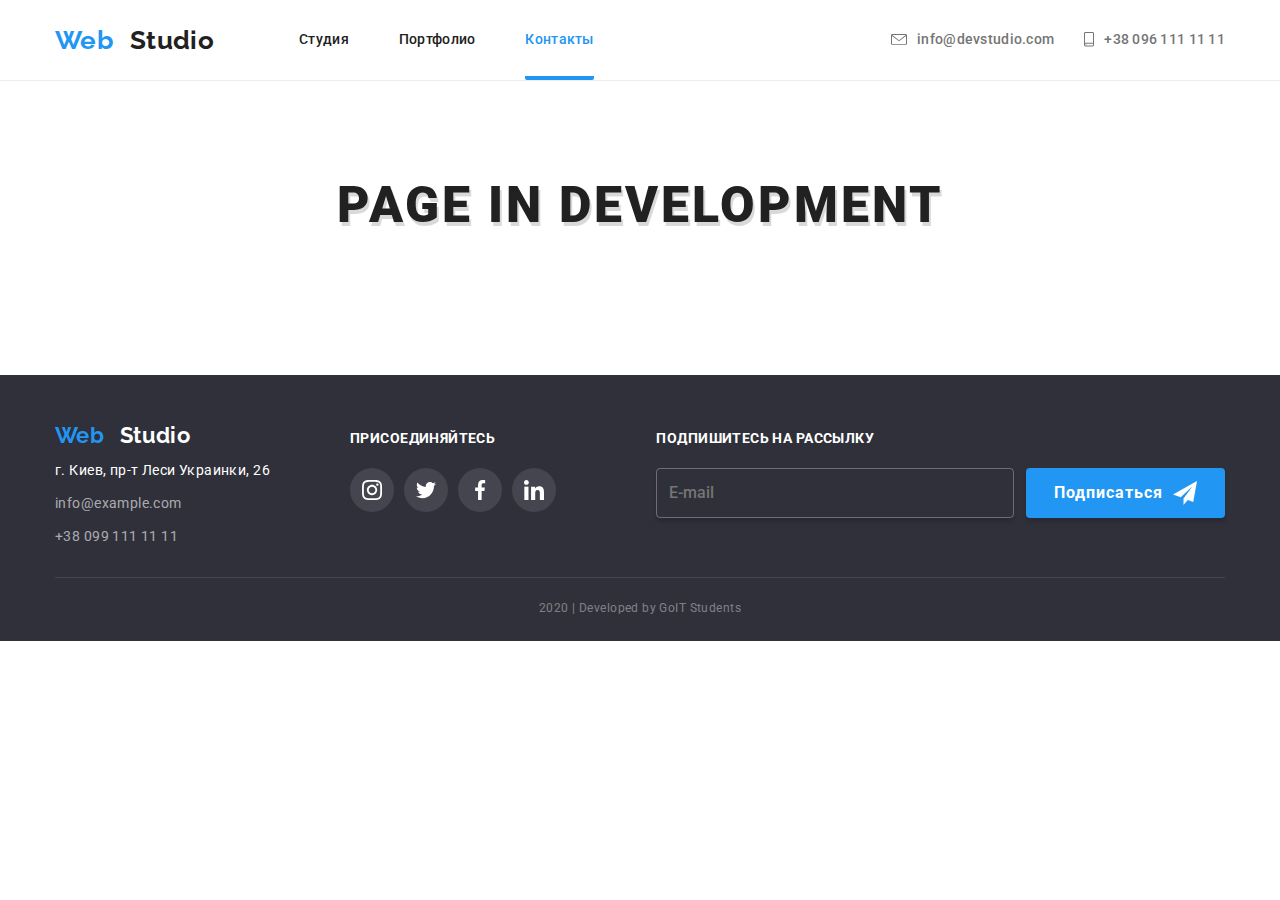
<file: contacts.html>
<!DOCTYPE html>
<html lang="ru">
  <head>
    <meta charset="UTF-8" />
    <meta name="viewport" content="width=device-width, initial-scale=1.0" />
    <title class="is-hidden" lang="en">Web Studio v.3</title>
    <link
      rel="stylesheet"
      href="https://fonts.googleapis.com/css2?family=Raleway:wght@700&family=Roboto:wght@400;500;700;900&display=swap"
    />
    <link
      rel="stylesheet"
      href="https://cdnjs.cloudflare.com/ajax/libs/modern-normalize/0.6.0/modern-normalize.min.css"
    />
    <link rel="stylesheet" href="./css/styles.css" />
  </head>

  <body>
    <!--Шапка документа-->
    <header class="header-box">
      <div class="container header-container">
        <nav class="header-nav">
          <a class="header-logo" href="./index.html" lang="en"
            ><span class="header-first-logo">Web</span> Studio</a
          >
          <ul class="header-list-pages">
            <li class="header-pages-item">
              <a class="header-page" href="./index.html">Студия</a>
            </li>
            <li class="header-pages-item">
              <a class="header-page" href="./portfolio.html">Портфолио</a>
            </li>
            <li>
              <a class="header-page active-page" href="./contacts.html"
                >Контакты</a
              >
            </li>
          </ul>
        </nav>
        <ul class="header-list-contacts">
          <li class="header-contacts-item">
            <a
              class="header-contacts-link"
              href="mailto:info@devstudio.com"
              target="_blank"
            >
              <svg
                class="header-contacts-ico"
                width="16"
                height="11"
                viewBox="0 0 16 11"
                fill="none"
                xmlns="http://www.w3.org/2000/svg"
              >
                <path
                  class="basecolor"
                  d="M14.5 0H1.50001C0.672854 0 0 0.608544 0 1.35664V9.49644C0 10.2445 0.672854 10.8531 1.50001 10.8531H14.5C15.3271 10.8531 16 10.2445 16 9.49644V1.35664C16 0.608544 15.3271 0 14.5 0ZM14.5 0.904418C14.5679 0.904418 14.6325 0.917165 14.6916 0.939428L8 6.18479L1.30833 0.939428C1.36742 0.917196 1.43204 0.904418 1.49998 0.904418H14.5ZM14.5 9.94863H1.50001C1.22414 9.94863 0.999996 9.74594 0.999996 9.49641V1.89496L7.67236 7.12497C7.76661 7.1987 7.8833 7.23538 8 7.23538C8.1167 7.23538 8.23339 7.19874 8.32764 7.12497L15 1.89496V9.49644C15 9.74594 14.7759 9.94863 14.5 9.94863Z"
                  fill="#757575"
                />
              </svg>
              info@devstudio.com</a
            >
          </li>
          <li class="header-contacts-item">
            <a
              class="header-contacts-link"
              href="tel:+380961111111"
              target="_blank"
            >
              <svg
                class="header-contacts-ico"
                width="10"
                height="15"
                viewBox="0 0 10 15"
                fill="none"
                xmlns="http://www.w3.org/2000/svg"
              >
                <path
                  class="basecolor"
                  d="M8.5 0H1.5C0.672848 0 0 0.60854 0 1.35663V13.1141C0 13.8622 0.672848 14.4708 1.5 14.4708H8.5C9.32715 14.4708 10 13.8622 10 13.1141V1.35663C10 0.60854 9.32715 0 8.5 0ZM1.5 0.904423H8.5C8.77588 0.904423 9 1.10712 9 1.35663V10.8531H1V1.35663C1 1.10712 1.22412 0.904423 1.5 0.904423ZM8.5 13.5663H1.5C1.22412 13.5663 1 13.3636 1 13.1141V11.7575H9V13.1141C9 13.3636 8.77588 13.5663 8.5 13.5663Z"
                  fill="#757575"
                />
                <path
                  d="M2.35355 12.3422C2.54882 12.5188 2.54882 12.8051 2.35355 12.9817C2.15828 13.1583 1.84172 13.1583 1.64645 12.9817C1.45118 12.8051 1.45118 12.5188 1.64645 12.3422C1.84172 12.1656 2.15828 12.1656 2.35355 12.3422Z"
                  fill="#757575"
                />
              </svg>
              +38 096 111 11 11</a
            >
          </li>
        </ul>
      </div>
    </header>

    <!--Основной документ-->
    <main>
      <section class="section container">
        <h1 class="contact-page-title">Page in development</h1>
      </section>
    </main>

    <!--Футер документа-->
    <footer class="footer-box">
      <div class="container">
        <div class="footer-firstlevel">
          <div class="foot-adress-box">
            <a class="foot-logo" href="./index.html" target="_blank" lang="en"
              ><span class="foot-first-logo">Web</span> Studio</a
            >
            <address>
              <ul class="foot-adress-list">
                <li class="foot-adress-item">
                  <a
                    class="foot-adress"
                    href="https://www.google.com.ua/maps/place/бульвар+Леси+Украинки,+26,+Киев,+02000"
                    target="_blank"
                    >г. Киев, пр-т Леси Украинки, 26</a
                  >
                </li>
                <li class="foot-adress-item">
                  <a
                    class="foot-mail"
                    href="mailto:info@example.com"
                    target="_blank"
                    >info@example.com</a
                  >
                </li>
                <li class="foot-adress-item">
                  <a class="foot-phone" href="tel:+380991111111" target="_blank"
                    >+38 099 111 11 11</a
                  >
                </li>
              </ul>
            </address>
          </div>
          <div class="foot-links-box">
            <strong class="foot-links-title">присоединяйтесь</strong>
            <ul class="foot-social-list">
              <li class="social-item">
                <a
                  class="foot-social-link"
                  href="https://www.instagram.com"
                  target="_blank"
                >
                  <svg
                    class="social-ico"
                    width="20"
                    height="20"
                    viewBox="0 0 20 20"
                    fill="none"
                    xmlns="http://www.w3.org/2000/svg"
                  >
                    <path
                      class="basecolor"
                      d="M19.9804 5.88005C19.9336 4.81738 19.7617 4.0868 19.5156 3.45374C19.2616 2.78176 18.8709 2.18014 18.359 1.68002C17.8589 1.1721 17.2533 0.777435 16.5891 0.527447C15.9524 0.281274 15.2256 0.109427 14.163 0.0625732C13.0924 0.0117516 12.7525 0 10.0371 0C7.32173 0 6.98185 0.0117516 5.91521 0.0586052C4.85253 0.105459 4.12195 0.277459 3.48904 0.523479C2.81692 0.777435 2.2153 1.16814 1.71517 1.68002C1.20726 2.18014 0.812743 2.78573 0.562603 3.44992C0.31643 4.0868 0.144583 4.81341 0.0977294 5.87609C0.0469078 6.9467 0.0351562 7.28658 0.0351562 10.002C0.0351562 12.7173 0.0469078 13.0572 0.0937614 14.1239C0.140615 15.1865 0.312615 15.9171 0.558787 16.5502C0.812743 17.2221 1.20726 17.8238 1.71517 18.3239C2.2153 18.8318 2.82088 19.2265 3.48508 19.4765C4.12195 19.7226 4.84856 19.8945 5.91139 19.9413C6.97788 19.9883 7.31791 19.9999 10.0333 19.9999C12.7487 19.9999 13.0885 19.9883 14.1552 19.9413C15.2179 19.8945 15.9484 19.7226 16.5813 19.4765C17.9254 18.9568 18.9881 17.8941 19.5078 16.5502C19.7538 15.9133 19.9258 15.1865 19.9727 14.1239C20.0195 13.0572 20.0313 12.7173 20.0313 10.002C20.0313 7.28658 20.0273 6.9467 19.9804 5.88005ZM18.1794 14.0457C18.1364 15.0225 17.9723 15.5499 17.8356 15.9015C17.4995 16.7728 16.808 17.4643 15.9367 17.8004C15.5851 17.9372 15.0538 18.1012 14.0809 18.1441C13.026 18.1911 12.7096 18.2027 10.0411 18.2027C7.37255 18.2027 7.05221 18.1911 6.00113 18.1441C5.02438 18.1012 4.49693 17.9372 4.1453 17.8004C3.71171 17.6402 3.31704 17.3862 2.9967 17.0541C2.6646 16.7298 2.41065 16.3391 2.2504 15.9055C2.11365 15.5539 1.94959 15.0225 1.90671 14.0497C1.8597 12.9948 1.8481 12.6783 1.8481 10.0097C1.8481 7.34122 1.8597 7.02087 1.90671 5.96995C1.94959 4.99319 2.11365 4.46575 2.2504 4.11412C2.41065 3.68038 2.6646 3.28586 3.00067 2.96536C3.32483 2.63327 3.71553 2.37931 4.14927 2.21921C4.5009 2.08247 5.03231 1.9184 6.0051 1.87537C7.05999 1.82851 7.37652 1.81676 10.0449 1.81676C12.7174 1.81676 13.0337 1.82851 14.0848 1.87537C15.0616 1.9184 15.589 2.08247 15.9407 2.21921C16.3742 2.37931 16.7689 2.63327 17.0893 2.96536C17.4213 3.28967 17.6753 3.68038 17.8356 4.11412C17.9723 4.46575 18.1364 4.99701 18.1794 5.96995C18.2263 7.02484 18.238 7.34122 18.238 10.0097C18.238 12.6783 18.2263 12.9908 18.1794 14.0457Z"
                      fill="#AFB1B8"
                    />
                    <path
                      class="basecolor"
                      d="M10.0371 4.86414C7.20074 4.86414 4.89941 7.16531 4.89941 10.0019C4.89941 12.8384 7.20074 15.1396 10.0371 15.1396C12.8737 15.1396 15.1749 12.8384 15.1749 10.0019C15.1749 7.16531 12.8737 4.86414 10.0371 4.86414ZM10.0371 13.3346C8.19702 13.3346 6.70442 11.8421 6.70442 10.0019C6.70442 8.16159 8.19702 6.66914 10.0371 6.66914C11.8774 6.66914 13.3698 8.16159 13.3698 10.0019C13.3698 11.8421 11.8774 13.3346 10.0371 13.3346Z"
                      fill="#AFB1B8"
                    />
                    <path
                      class="basecolor"
                      d="M16.5775 4.6611C16.5775 5.32346 16.0404 5.86052 15.3779 5.86052C14.7155 5.86052 14.1785 5.32346 14.1785 4.6611C14.1785 3.99858 14.7155 3.46167 15.3779 3.46167C16.0404 3.46167 16.5775 3.99858 16.5775 4.6611Z"
                      fill="#AFB1B8"
                    />
                  </svg>
                </a>
              </li>
              <li class="social-item">
                <a
                  class="foot-social-link"
                  href="https://twitter.com"
                  target="_blank"
                >
                  <svg
                    class="social-ico"
                    width="20"
                    height="18"
                    viewBox="0 0 20 18"
                    fill="none"
                    xmlns="http://www.w3.org/2000/svg"
                  >
                    <path
                      class="basecolor"
                      d="M20 2.79875C19.2563 3.125 18.4637 3.34125 17.6375 3.44625C18.4875 2.93875 19.1363 2.14125 19.4412 1.18C18.6488 1.6525 17.7738 1.98625 16.8412 2.1725C16.0887 1.37125 15.0162 0.875 13.8462 0.875C11.5763 0.875 9.74875 2.7175 9.74875 4.97625C9.74875 5.30125 9.77625 5.61375 9.84375 5.91125C6.435 5.745 3.41875 4.11125 1.3925 1.6225C1.03875 2.23625 0.83125 2.93875 0.83125 3.695C0.83125 5.115 1.5625 6.37375 2.6525 7.1025C1.99375 7.09 1.3475 6.89875 0.8 6.5975C0.8 6.61 0.8 6.62625 0.8 6.6425C0.8 8.635 2.22125 10.29 4.085 10.6712C3.75125 10.7625 3.3875 10.8062 3.01 10.8062C2.7475 10.8062 2.4825 10.7913 2.23375 10.7362C2.765 12.36 4.2725 13.5538 6.065 13.5925C4.67 14.6838 2.89875 15.3412 0.98125 15.3412C0.645 15.3412 0.3225 15.3263 0 15.285C1.81625 16.4563 3.96875 17.125 6.29 17.125C13.835 17.125 17.96 10.875 17.96 5.4575C17.96 5.27625 17.9538 5.10125 17.945 4.9275C18.7588 4.35 19.4425 3.62875 20 2.79875Z"
                      fill="#AFB1B8"
                    />
                  </svg>
                </a>
              </li>
              <li class="social-item">
                <a
                  class="foot-social-link"
                  href="https://www.facebook.com"
                  target="_blank"
                >
                  <svg
                    class="social-ico"
                    width="20"
                    height="20"
                    viewBox="0 0 20 20"
                    fill="none"
                    xmlns="http://www.w3.org/2000/svg"
                  >
                    <path
                      class="basecolor"
                      d="M13.3308 3.32083H15.1566V0.140833C14.8416 0.0975 13.7583 0 12.4966 0C9.8641 0 8.06076 1.65583 8.06076 4.69917V7.5H5.15576V11.055H8.06076V20H11.6224V11.0558H14.4099L14.8524 7.50083H11.6216V5.05167C11.6224 4.02417 11.8991 3.32083 13.3308 3.32083Z"
                      fill="#AFB1B8"
                    />
                  </svg>
                </a>
              </li>
              <li class="social-item">
                <a
                  class="foot-social-link"
                  href="https://www.linkedin.com"
                  target="_blank"
                >
                  <svg
                    class="social-ico"
                    width="20"
                    height="20"
                    viewBox="0 0 20 20"
                    fill="none"
                    xmlns="http://www.w3.org/2000/svg"
                  >
                    <path
                      class="basecolor"
                      d="M19.9951 20.0001V19.9993H20.0001V12.6643C20.0001 9.07593 19.2276 6.31177 15.0326 6.31177C13.0159 6.31177 11.6626 7.41843 11.1101 8.4676H11.0517V6.64677H7.07422V19.9993H11.2159V13.3876C11.2159 11.6468 11.5459 9.96343 13.7017 9.96343C15.8259 9.96343 15.8576 11.9501 15.8576 13.4993V20.0001H19.9951Z"
                      fill="#AFB1B8"
                    />
                    <path
                      class="basecolor"
                      d="M0.330078 6.64746H4.47675V20H0.330078V6.64746Z"
                      fill="#AFB1B8"
                    />
                    <path
                      class="basecolor"
                      d="M2.40167 0C1.07583 0 0 1.07583 0 2.40167C0 3.7275 1.07583 4.82583 2.40167 4.82583C3.7275 4.82583 4.80333 3.7275 4.80333 2.40167C4.8025 1.07583 3.72667 0 2.40167 0V0Z"
                      fill="#AFB1B8"
                    />
                  </svg>
                </a>
              </li>
            </ul>
          </div>
          <div class="foot-signin-box">
            <strong class="foot-signin-title">подпишитесь на рассылку</strong>
            <form class="foot-signin">
              <input
                type="email"
                class="foot-input"
                name="e-mail"
                placeholder="E-mail"
              />
              <button type="submit" class="foot-button button accent">
                Подписаться
                <svg
                  class="foot-button-ico"
                  width="24"
                  height="24"
                  viewBox="0 0 24 24"
                  fill="none"
                  xmlns="http://www.w3.org/2000/svg"
                >
                  <path
                    d="M24 0L0 13.5L7.66994 16.3407L19.5 5.25002L10.5017 17.3896L10.509 17.3923L10.5 17.3896V24.0001L14.8013 18.982L20.2501 21.0001L24 0Z"
                    fill="white"
                  />
                </svg>
              </button>
            </form>
          </div>
        </div>
        <p class="copyrights" lang="en">
          2020 | Developed by GoIT Students
        </p>
      </div>
    </footer>
  </body>
</html>
</file>
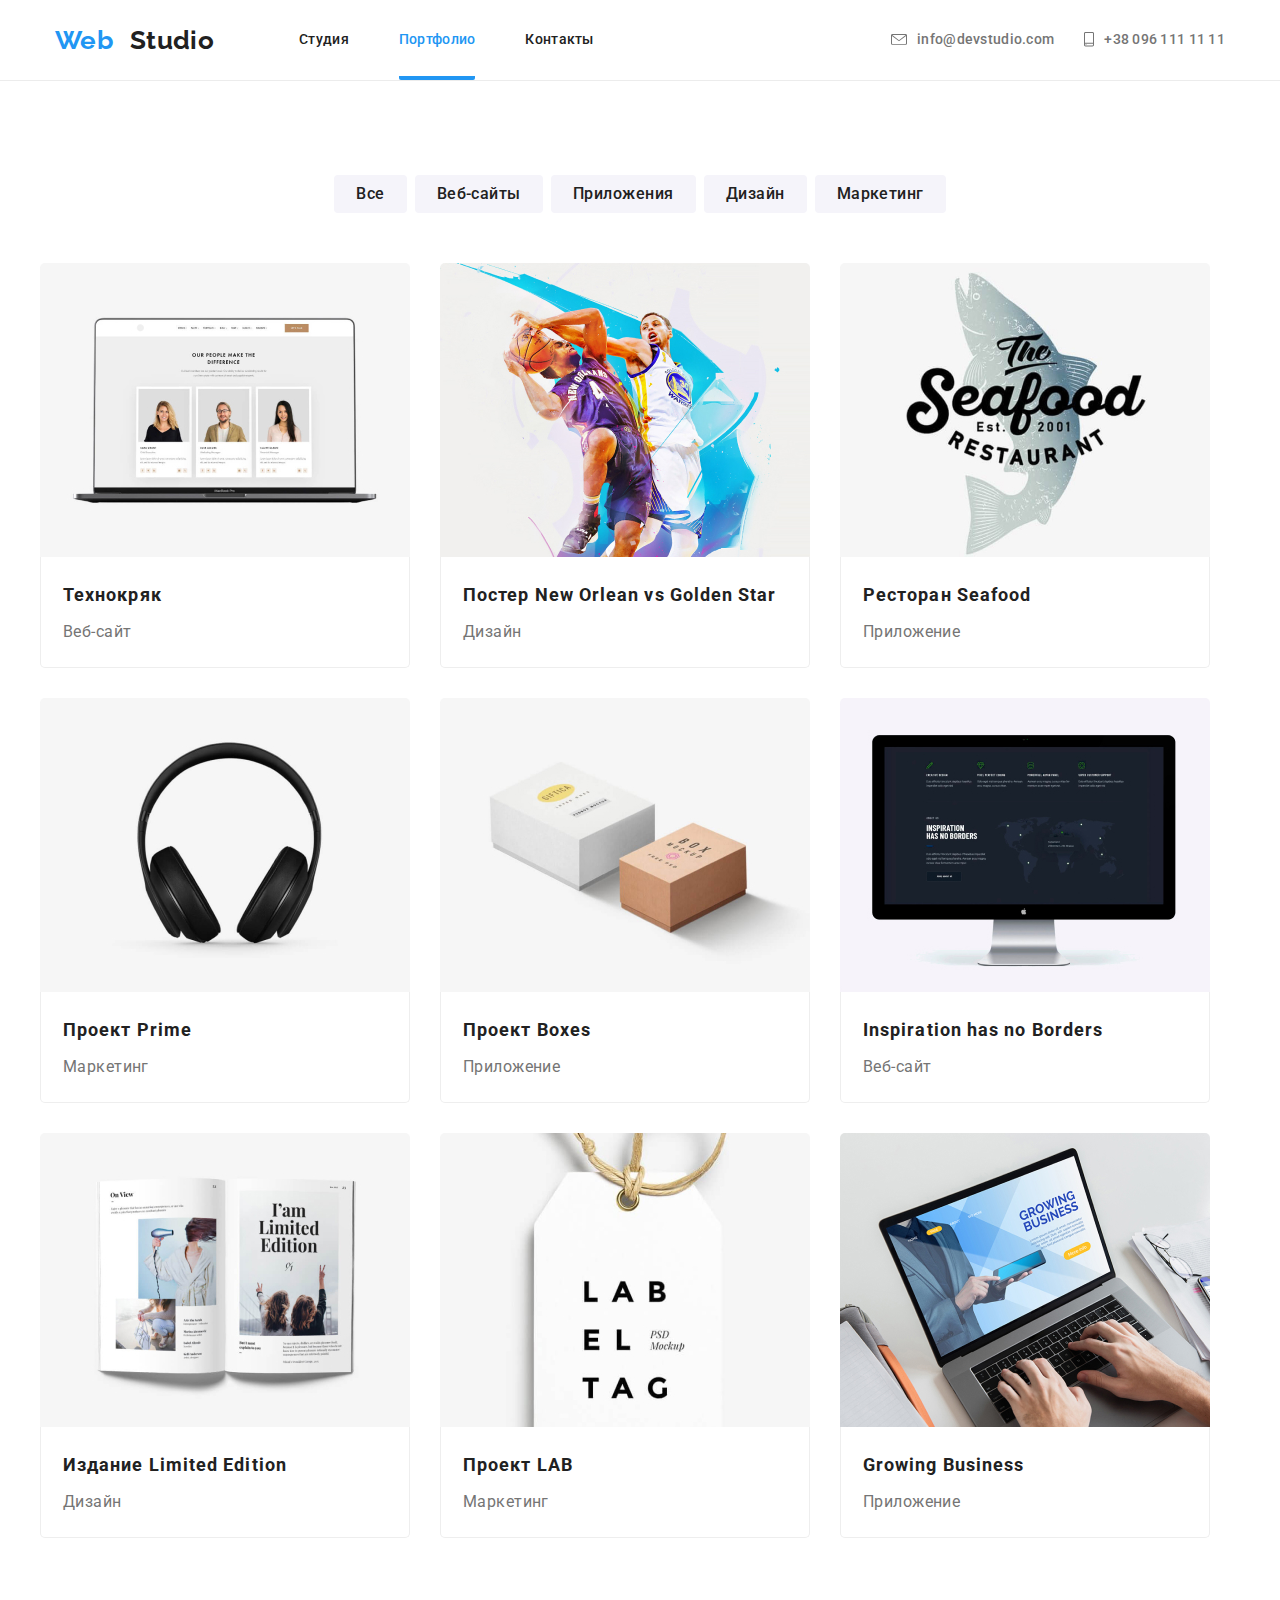
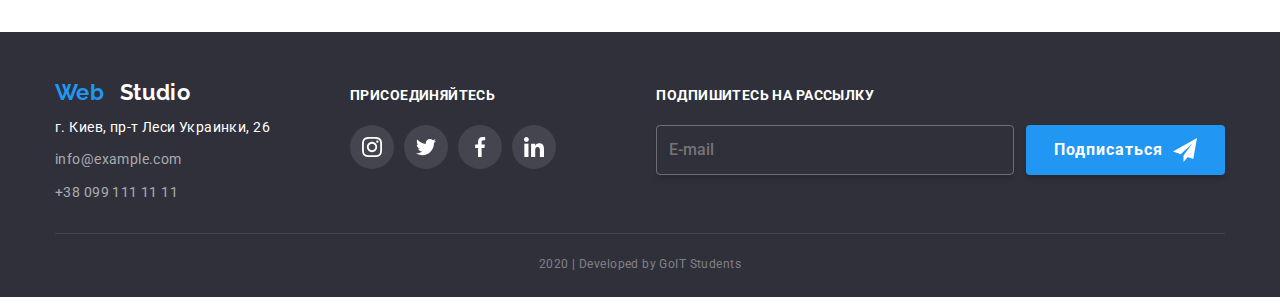
<file: portfolio.html>
<!DOCTYPE html>
<html lang="ru">
  <head>
    <meta charset="UTF-8" />
    <meta name="viewport" content="width=device-width, initial-scale=1.0" />
    <title class="is-hidden" lang="en">Web Studio v.3</title>
    <link
      rel="stylesheet"
      href="https://fonts.googleapis.com/css2?family=Raleway:wght@700&family=Roboto:wght@400;500;700;900&display=swap"
    />
    <link
      rel="stylesheet"
      href="https://cdnjs.cloudflare.com/ajax/libs/modern-normalize/0.6.0/modern-normalize.min.css"
    />
    <link rel="stylesheet" href="./css/styles.css" />
  </head>

  <body>
    <!--Шапка документа-->
    <header class="header-box">
      <div class="container header-container">
        <nav class="header-nav">
          <a class="header-logo" href="./index.html" lang="en"
            ><span class="header-first-logo">Web</span> Studio</a
          >
          <ul class="header-list-pages">
            <li class="header-pages-item">
              <a class="header-page" href="./index.html">Студия</a>
            </li>
            <li class="header-pages-item">
              <a class="header-page active-page" href="./portfolio.html"
                >Портфолио</a
              >
            </li>
            <li><a class="header-page" href="./contacts.html">Контакты</a></li>
          </ul>
        </nav>
        <ul class="header-list-contacts">
          <li class="header-contacts-item">
            <a
              class="header-contacts-link"
              href="mailto:info@devstudio.com"
              target="_blank"
            >
              <svg
                class="header-contacts-ico"
                width="16"
                height="11"
                viewBox="0 0 16 11"
                fill="none"
                xmlns="http://www.w3.org/2000/svg"
              >
                <path
                  class="basecolor"
                  d="M14.5 0H1.50001C0.672854 0 0 0.608544 0 1.35664V9.49644C0 10.2445 0.672854 10.8531 1.50001 10.8531H14.5C15.3271 10.8531 16 10.2445 16 9.49644V1.35664C16 0.608544 15.3271 0 14.5 0ZM14.5 0.904418C14.5679 0.904418 14.6325 0.917165 14.6916 0.939428L8 6.18479L1.30833 0.939428C1.36742 0.917196 1.43204 0.904418 1.49998 0.904418H14.5ZM14.5 9.94863H1.50001C1.22414 9.94863 0.999996 9.74594 0.999996 9.49641V1.89496L7.67236 7.12497C7.76661 7.1987 7.8833 7.23538 8 7.23538C8.1167 7.23538 8.23339 7.19874 8.32764 7.12497L15 1.89496V9.49644C15 9.74594 14.7759 9.94863 14.5 9.94863Z"
                  fill="#757575"
                />
              </svg>
              info@devstudio.com</a
            >
          </li>
          <li class="header-contacts-item">
            <a
              class="header-contacts-link"
              href="tel:+380961111111"
              target="_blank"
            >
              <svg
                class="header-contacts-ico"
                width="10"
                height="15"
                viewBox="0 0 10 15"
                fill="none"
                xmlns="http://www.w3.org/2000/svg"
              >
                <path
                  class="basecolor"
                  d="M8.5 0H1.5C0.672848 0 0 0.60854 0 1.35663V13.1141C0 13.8622 0.672848 14.4708 1.5 14.4708H8.5C9.32715 14.4708 10 13.8622 10 13.1141V1.35663C10 0.60854 9.32715 0 8.5 0ZM1.5 0.904423H8.5C8.77588 0.904423 9 1.10712 9 1.35663V10.8531H1V1.35663C1 1.10712 1.22412 0.904423 1.5 0.904423ZM8.5 13.5663H1.5C1.22412 13.5663 1 13.3636 1 13.1141V11.7575H9V13.1141C9 13.3636 8.77588 13.5663 8.5 13.5663Z"
                  fill="#757575"
                />
                <path
                  d="M2.35355 12.3422C2.54882 12.5188 2.54882 12.8051 2.35355 12.9817C2.15828 13.1583 1.84172 13.1583 1.64645 12.9817C1.45118 12.8051 1.45118 12.5188 1.64645 12.3422C1.84172 12.1656 2.15828 12.1656 2.35355 12.3422Z"
                  fill="#757575"
                />
              </svg>
              +38 096 111 11 11</a
            >
          </li>
        </ul>
      </div>
    </header>

    <!--Основной документ-->
    <main>
      <section class="section container">
        <h1 class="is-hidden">Portfolio</h1>
        <ul class="filter-list">
          <li class="filter-item">
            <button type="button" class="filter-button">Все</button>
          </li>
          <li class="filter-item">
            <button type="button" class="filter-button">Веб-сайты</button>
          </li>
          <li class="filter-item">
            <button type="button" class="filter-button">Приложения</button>
          </li>
          <li class="filter-item">
            <button type="button" class="filter-button">Дизайн</button>
          </li>
          <li class="filter-item">
            <button type="button" class="filter-button">
              Маркетинг
            </button>
          </li>
        </ul>
        <ul class="project-list">
          <li class="project-item">
            <a class="project-link" href="">
              <img
                class="project-img"
                src="./img/potfolio-img/techno.jpg"
                width="370"
                height="294"
                alt="project image"
              />
              <!-- Пока этот абзац не будет видимым нигде -->
              <p class="hover-text">
                Технокряк это современная площадка распространения коронавируса.
                Компании используют эту платформу для цифрового шпионажа и атак
                на защищённые сервера конкурентов.
              </p>
              <div class="project-title-box">
                <h2 class="project-title">Технокряк</h2>
                <p class="project-type">Веб-сайт</p>
              </div>
            </a>
          </li>
          <li class="project-item">
            <a class="project-link" href="">
              <img
                class="project-img"
                src="./img/potfolio-img/basket.jpg"
                width="370"
                height="294"
                alt="project image"
              />
              <p class="hover-text">
                Технокряк это современная площадка распространения коронавируса.
                Компании используют эту платформу для цифрового шпионажа и атак
                на защищённые сервера конкурентов.
              </p>
              <div class="project-title-box">
                <h2 class="project-title">Постер New Orlean vs Golden Star</h2>
                <p class="project-type">Дизайн</p>
              </div>
            </a>
          </li>
          <li class="project-item">
            <a class="project-link" href="">
              <img
                class="project-img"
                src="./img/potfolio-img/seafood.jpg"
                width="370"
                height="294"
                alt="project image"
              />
              <p class="hover-text">
                Технокряк это современная площадка распространения коронавируса.
                Компании используют эту платформу для цифрового шпионажа и атак
                на защищённые сервера конкурентов.
              </p>
              <div class="project-title-box">
                <h2 class="project-title">Ресторан Seafood</h2>
                <p class="project-type">Приложение</p>
              </div>
            </a>
          </li>
          <li class="project-item">
            <a class="project-link" href="">
              <img
                class="project-img"
                src="./img/potfolio-img/headphones.jpg"
                width="370"
                height="294"
                alt="project image"
              />
              <p class="hover-text">
                Технокряк это современная площадка распространения коронавируса.
                Компании используют эту платформу для цифрового шпионажа и атак
                на защищённые сервера конкурентов.
              </p>
              <div class="project-title-box">
                <h2 class="project-title">Проект Prime</h2>
                <p class="project-type">Маркетинг</p>
              </div>
            </a>
          </li>
          <li class="project-item">
            <a class="project-link" href="">
              <img
                class="project-img"
                src="./img/potfolio-img/boxes.jpg"
                width="370"
                height="294"
                alt="project image"
              />
              <p class="hover-text">
                Технокряк это современная площадка распространения коронавируса.
                Компании используют эту платформу для цифрового шпионажа и атак
                на защищённые сервера конкурентов.
              </p>
              <div class="project-title-box">
                <h2 class="project-title">Проект Boxes</h2>
                <p class="project-type">Приложение</p>
              </div>
            </a>
          </li>
          <li class="project-item">
            <a class="project-link" href="">
              <img
                class="project-img"
                src="./img/potfolio-img/monitor.jpg"
                width="370"
                height="294"
                alt="project image"
              />
              <p class="hover-text">
                Технокряк это современная площадка распространения коронавируса.
                Компании используют эту платформу для цифрового шпионажа и атак
                на защищённые сервера конкурентов.
              </p>
              <div class="project-title-box">
                <h2 class="project-title">Inspiration has no Borders</h2>
                <p class="project-type">Веб-сайт</p>
              </div>
            </a>
          </li>
          <li class="project-item">
            <a class="project-link" href="">
              <img
                class="project-img"
                src="./img/potfolio-img/magazine.jpg"
                width="370"
                height="294"
                alt="project image"
              />
              <p class="hover-text">
                Технокряк это современная площадка распространения коронавируса.
                Компании используют эту платформу для цифрового шпионажа и атак
                на защищённые сервера конкурентов.
              </p>
              <div class="project-title-box">
                <h2 class="project-title">Издание Limited Edition</h2>
                <p class="project-type">Дизайн</p>
              </div>
            </a>
          </li>
          <li class="project-item">
            <a class="project-link" href="">
              <img
                class="project-img"
                src="./img/potfolio-img/tag.jpg"
                width="370"
                height="294"
                alt="project image"
              />
              <p class="hover-text">
                Технокряк это современная площадка распространения коронавируса.
                Компании используют эту платформу для цифрового шпионажа и атак
                на защищённые сервера конкурентов.
              </p>
              <div class="project-title-box">
                <h2 class="project-title">Проект LAB</h2>
                <p class="project-type">Маркетинг</p>
              </div>
            </a>
          </li>
          <li class="project-item">
            <a class="project-link" href="">
              <img
                class="project-img"
                src="./img/potfolio-img/laptop.jpg"
                width="370"
                height="294"
                alt="project image"
              />
              <p class="hover-text">
                Технокряк это современная площадка распространения коронавируса.
                Компании используют эту платформу для цифрового шпионажа и атак
                на защищённые сервера конкурентов.
              </p>
              <div class="project-title-box">
                <h2 class="project-title">Growing Business</h2>
                <p class="project-type">Приложение</p>
              </div>
            </a>
          </li>
        </ul>
      </section>
    </main>

    <!--Футер документа-->
    <footer class="footer-box">
      <div class="container">
        <div class="footer-firstlevel">
          <div class="foot-adress-box">
            <a class="foot-logo" href="./index.html" target="_blank" lang="en"
              ><span class="foot-first-logo">Web</span> Studio</a
            >
            <address>
              <ul class="foot-adress-list">
                <li class="foot-adress-item">
                  <a
                    class="foot-adress"
                    href="https://www.google.com.ua/maps/place/бульвар+Леси+Украинки,+26,+Киев,+02000"
                    target="_blank"
                    >г. Киев, пр-т Леси Украинки, 26</a
                  >
                </li>
                <li class="foot-adress-item">
                  <a
                    class="foot-mail"
                    href="mailto:info@example.com"
                    target="_blank"
                    >info@example.com</a
                  >
                </li>
                <li class="foot-adress-item">
                  <a class="foot-phone" href="tel:+380991111111" target="_blank"
                    >+38 099 111 11 11</a
                  >
                </li>
              </ul>
            </address>
          </div>
          <div class="foot-links-box">
            <strong class="foot-links-title">присоединяйтесь</strong>
            <ul class="foot-social-list">
              <li class="social-item">
                <a
                  class="foot-social-link"
                  href="https://www.instagram.com"
                  target="_blank"
                >
                  <svg
                    class="social-ico"
                    width="20"
                    height="20"
                    viewBox="0 0 20 20"
                    fill="none"
                    xmlns="http://www.w3.org/2000/svg"
                  >
                    <path
                      class="basecolor"
                      d="M19.9804 5.88005C19.9336 4.81738 19.7617 4.0868 19.5156 3.45374C19.2616 2.78176 18.8709 2.18014 18.359 1.68002C17.8589 1.1721 17.2533 0.777435 16.5891 0.527447C15.9524 0.281274 15.2256 0.109427 14.163 0.0625732C13.0924 0.0117516 12.7525 0 10.0371 0C7.32173 0 6.98185 0.0117516 5.91521 0.0586052C4.85253 0.105459 4.12195 0.277459 3.48904 0.523479C2.81692 0.777435 2.2153 1.16814 1.71517 1.68002C1.20726 2.18014 0.812743 2.78573 0.562603 3.44992C0.31643 4.0868 0.144583 4.81341 0.0977294 5.87609C0.0469078 6.9467 0.0351562 7.28658 0.0351562 10.002C0.0351562 12.7173 0.0469078 13.0572 0.0937614 14.1239C0.140615 15.1865 0.312615 15.9171 0.558787 16.5502C0.812743 17.2221 1.20726 17.8238 1.71517 18.3239C2.2153 18.8318 2.82088 19.2265 3.48508 19.4765C4.12195 19.7226 4.84856 19.8945 5.91139 19.9413C6.97788 19.9883 7.31791 19.9999 10.0333 19.9999C12.7487 19.9999 13.0885 19.9883 14.1552 19.9413C15.2179 19.8945 15.9484 19.7226 16.5813 19.4765C17.9254 18.9568 18.9881 17.8941 19.5078 16.5502C19.7538 15.9133 19.9258 15.1865 19.9727 14.1239C20.0195 13.0572 20.0313 12.7173 20.0313 10.002C20.0313 7.28658 20.0273 6.9467 19.9804 5.88005ZM18.1794 14.0457C18.1364 15.0225 17.9723 15.5499 17.8356 15.9015C17.4995 16.7728 16.808 17.4643 15.9367 17.8004C15.5851 17.9372 15.0538 18.1012 14.0809 18.1441C13.026 18.1911 12.7096 18.2027 10.0411 18.2027C7.37255 18.2027 7.05221 18.1911 6.00113 18.1441C5.02438 18.1012 4.49693 17.9372 4.1453 17.8004C3.71171 17.6402 3.31704 17.3862 2.9967 17.0541C2.6646 16.7298 2.41065 16.3391 2.2504 15.9055C2.11365 15.5539 1.94959 15.0225 1.90671 14.0497C1.8597 12.9948 1.8481 12.6783 1.8481 10.0097C1.8481 7.34122 1.8597 7.02087 1.90671 5.96995C1.94959 4.99319 2.11365 4.46575 2.2504 4.11412C2.41065 3.68038 2.6646 3.28586 3.00067 2.96536C3.32483 2.63327 3.71553 2.37931 4.14927 2.21921C4.5009 2.08247 5.03231 1.9184 6.0051 1.87537C7.05999 1.82851 7.37652 1.81676 10.0449 1.81676C12.7174 1.81676 13.0337 1.82851 14.0848 1.87537C15.0616 1.9184 15.589 2.08247 15.9407 2.21921C16.3742 2.37931 16.7689 2.63327 17.0893 2.96536C17.4213 3.28967 17.6753 3.68038 17.8356 4.11412C17.9723 4.46575 18.1364 4.99701 18.1794 5.96995C18.2263 7.02484 18.238 7.34122 18.238 10.0097C18.238 12.6783 18.2263 12.9908 18.1794 14.0457Z"
                      fill="#AFB1B8"
                    />
                    <path
                      class="basecolor"
                      d="M10.0371 4.86414C7.20074 4.86414 4.89941 7.16531 4.89941 10.0019C4.89941 12.8384 7.20074 15.1396 10.0371 15.1396C12.8737 15.1396 15.1749 12.8384 15.1749 10.0019C15.1749 7.16531 12.8737 4.86414 10.0371 4.86414ZM10.0371 13.3346C8.19702 13.3346 6.70442 11.8421 6.70442 10.0019C6.70442 8.16159 8.19702 6.66914 10.0371 6.66914C11.8774 6.66914 13.3698 8.16159 13.3698 10.0019C13.3698 11.8421 11.8774 13.3346 10.0371 13.3346Z"
                      fill="#AFB1B8"
                    />
                    <path
                      class="basecolor"
                      d="M16.5775 4.6611C16.5775 5.32346 16.0404 5.86052 15.3779 5.86052C14.7155 5.86052 14.1785 5.32346 14.1785 4.6611C14.1785 3.99858 14.7155 3.46167 15.3779 3.46167C16.0404 3.46167 16.5775 3.99858 16.5775 4.6611Z"
                      fill="#AFB1B8"
                    />
                  </svg>
                </a>
              </li>
              <li class="social-item">
                <a
                  class="foot-social-link"
                  href="https://twitter.com"
                  target="_blank"
                >
                  <svg
                    class="social-ico"
                    width="20"
                    height="18"
                    viewBox="0 0 20 18"
                    fill="none"
                    xmlns="http://www.w3.org/2000/svg"
                  >
                    <path
                      class="basecolor"
                      d="M20 2.79875C19.2563 3.125 18.4637 3.34125 17.6375 3.44625C18.4875 2.93875 19.1363 2.14125 19.4412 1.18C18.6488 1.6525 17.7738 1.98625 16.8412 2.1725C16.0887 1.37125 15.0162 0.875 13.8462 0.875C11.5763 0.875 9.74875 2.7175 9.74875 4.97625C9.74875 5.30125 9.77625 5.61375 9.84375 5.91125C6.435 5.745 3.41875 4.11125 1.3925 1.6225C1.03875 2.23625 0.83125 2.93875 0.83125 3.695C0.83125 5.115 1.5625 6.37375 2.6525 7.1025C1.99375 7.09 1.3475 6.89875 0.8 6.5975C0.8 6.61 0.8 6.62625 0.8 6.6425C0.8 8.635 2.22125 10.29 4.085 10.6712C3.75125 10.7625 3.3875 10.8062 3.01 10.8062C2.7475 10.8062 2.4825 10.7913 2.23375 10.7362C2.765 12.36 4.2725 13.5538 6.065 13.5925C4.67 14.6838 2.89875 15.3412 0.98125 15.3412C0.645 15.3412 0.3225 15.3263 0 15.285C1.81625 16.4563 3.96875 17.125 6.29 17.125C13.835 17.125 17.96 10.875 17.96 5.4575C17.96 5.27625 17.9538 5.10125 17.945 4.9275C18.7588 4.35 19.4425 3.62875 20 2.79875Z"
                      fill="#AFB1B8"
                    />
                  </svg>
                </a>
              </li>
              <li class="social-item">
                <a
                  class="foot-social-link"
                  href="https://www.facebook.com"
                  target="_blank"
                >
                  <svg
                    class="social-ico"
                    width="20"
                    height="20"
                    viewBox="0 0 20 20"
                    fill="none"
                    xmlns="http://www.w3.org/2000/svg"
                  >
                    <path
                      class="basecolor"
                      d="M13.3308 3.32083H15.1566V0.140833C14.8416 0.0975 13.7583 0 12.4966 0C9.8641 0 8.06076 1.65583 8.06076 4.69917V7.5H5.15576V11.055H8.06076V20H11.6224V11.0558H14.4099L14.8524 7.50083H11.6216V5.05167C11.6224 4.02417 11.8991 3.32083 13.3308 3.32083Z"
                      fill="#AFB1B8"
                    />
                  </svg>
                </a>
              </li>
              <li class="social-item">
                <a
                  class="foot-social-link"
                  href="https://www.linkedin.com"
                  target="_blank"
                >
                  <svg
                    class="social-ico"
                    width="20"
                    height="20"
                    viewBox="0 0 20 20"
                    fill="none"
                    xmlns="http://www.w3.org/2000/svg"
                  >
                    <path
                      class="basecolor"
                      d="M19.9951 20.0001V19.9993H20.0001V12.6643C20.0001 9.07593 19.2276 6.31177 15.0326 6.31177C13.0159 6.31177 11.6626 7.41843 11.1101 8.4676H11.0517V6.64677H7.07422V19.9993H11.2159V13.3876C11.2159 11.6468 11.5459 9.96343 13.7017 9.96343C15.8259 9.96343 15.8576 11.9501 15.8576 13.4993V20.0001H19.9951Z"
                      fill="#AFB1B8"
                    />
                    <path
                      class="basecolor"
                      d="M0.330078 6.64746H4.47675V20H0.330078V6.64746Z"
                      fill="#AFB1B8"
                    />
                    <path
                      class="basecolor"
                      d="M2.40167 0C1.07583 0 0 1.07583 0 2.40167C0 3.7275 1.07583 4.82583 2.40167 4.82583C3.7275 4.82583 4.80333 3.7275 4.80333 2.40167C4.8025 1.07583 3.72667 0 2.40167 0V0Z"
                      fill="#AFB1B8"
                    />
                  </svg>
                </a>
              </li>
            </ul>
          </div>
          <div class="foot-signin-box">
            <strong class="foot-signin-title">подпишитесь на рассылку</strong>
            <form class="foot-signin">
              <input
                type="email"
                class="foot-input"
                name="e-mail"
                placeholder="E-mail"
              />
              <button type="submit" class="foot-button button accent">
                Подписаться
                <svg
                  class="foot-button-ico"
                  width="24"
                  height="24"
                  viewBox="0 0 24 24"
                  fill="none"
                  xmlns="http://www.w3.org/2000/svg"
                >
                  <path
                    d="M24 0L0 13.5L7.66994 16.3407L19.5 5.25002L10.5017 17.3896L10.509 17.3923L10.5 17.3896V24.0001L14.8013 18.982L20.2501 21.0001L24 0Z"
                    fill="white"
                  />
                </svg>
              </button>
            </form>
          </div>
        </div>
        <p class="copyrights" lang="en">
          2020 | Developed by GoIT Students
        </p>
      </div>
    </footer>
  </body>
</html>
</file>
<file: css/styles.css>
/*
-------------- Common styles -------------- */
html {
  box-sizing: border-box;
}

*,
*::before,
*::after {
  box-sizing: inherit;
  /* outline: 1px solid tomato; */
}

:root {
  --basic-color: #757575;
  --header-color: #212121;
  --accent-color: #2196f3;
  --additinal-color: #ffffff;
  --logos-color: #afb1b8;

  --background-basic: #ffffff;
  --background-additional: #f5f4fa;
  --background-footer: #2f303a;
}

body {
  font-family: "Roboto", sans-serif;
  font-weight: 400;
  font-size: 14px;
  line-height: 1.14;
  letter-spacing: 0.03em;

  color: var(--basic-color);
  background-color: var(--background-basic);
}

a {
  text-decoration: none;
}

ul {
  padding: 0;
  margin: 0;
  list-style: none;
}

h1,
h2,
h3,
h4,
h5,
h6,
p {
  margin-top: 0px;
}

.container {
  width: 1200px;
  margin: 0 auto;
  padding: 0 15px;
}

.section {
  padding: 94px 0;
}

.button {
  display: inline-block;
  min-width: 200px;
  padding: 10px 28px;

  font-weight: 700;
  font-size: 16px;
  line-height: 1.87;
  letter-spacing: 0.06em;
  border-radius: 4px;
  text-align: center;

  box-shadow: 0px 4px 4px rgba(0, 0, 0, 0.15);
}

.accent {
  color: var(--additinal-color);
  background-color: var(--accent-color);
}

.title {
  margin-bottom: 50px;

  font-weight: 700;
  font-size: 36px;
  line-height: 1.17;
  text-align: center;

  color: var(--header-color);
}

.social-item {
  width: 44px;
  height: 44px;
}

.social-item:not(:last-child) {
  margin-right: 10px;
}

svg,
svg path.basecolor {
  fill: inherit;
}

.is-hidden {
  color: transparent;
  font-size: 0px;
  padding: 0px;
  margin: 0px;
}

/*-------------- Header styles -------------- */

.header-box {
  border-bottom: 1px solid #ececec;
}

.header-container {
  display: flex;
  align-items: center;
}

.header-nav {
  display: flex;
  align-items: center;
}

.header-logo {
  margin-right: 85px;

  font-family: "Raleway", sans-serif;
  font-style: normal;
  font-weight: 700;
  font-size: 26px;
  line-height: 1.19;

  color: var(--header-color);
}

.header-first-logo {
  margin-right: 10px;

  font: inherit;

  color: var(--accent-color);
}

.header-list-pages {
  display: flex;
}

.header-pages-item:not(:last-child) {
  margin-right: 50px;
}

.header-page {
  display: inline-block;
  padding-top: 32px;
  padding-bottom: 28px;
  font-weight: 500;
  letter-spacing: 0.02em;

  color: var(--header-color);
}

.active-page,
.header-page:hover,
.header-page:focus {
  color: var(--accent-color);
  border-bottom: 4px solid var(--accent-color);
  border-radius: 2px;
}

.header-list-contacts {
  display: flex;
  margin-left: auto;
  align-items: center;
}

.header-contacts-item:not(:last-child) {
  margin-right: 30px;
}

.header-contacts-link {
  display: flex;
  padding: 32px 0px;
  align-items: center;

  font-weight: 500;
  letter-spacing: 0.02em;

  color: var(--basic-color);
  fill: var(--basic-color);
}

.header-contacts-ico {
  margin-right: 10px;
}

.header-contacts-link:hover,
.header-contacts-link:focus {
  color: var(--accent-color);
  fill: var(--accent-color);
}

/* -------------- Sector Hero styles -------------- */

.hero-section {
  margin: 0 auto;
  padding: 200px 0px;

  text-align: center;
  background-image: url(./img/header.jpg);
  background-color: #2f303a;
  background-repeat: no-repeat;
  background-blend-mode: overlay;
}

h1 {
  margin-bottom: 46px;

  font-weight: 900;
  font-size: 44px;
  line-height: 1.2;
  letter-spacing: 0.06em;
  text-transform: uppercase;

  color: var(--additinal-color);
}

/* -------------- Sector Advantage styles -------------- */

.adv-section {
  padding-top: 94px;
}

.adv-list {
  display: flex;
  padding-bottom: 94px;

  border-bottom: 1px solid #ececec;
}

.adv-list-item {
  width: 270px;
}

.adv-list-item:not(:last-child) {
  margin-right: 30px;
}

.adv-ico-box {
  padding: 25px 0px;
  text-align: center;
  margin-bottom: 30px;

  fill: var(--header-color);
  background-color: var(--background-additional);
  border-radius: 4px;
}

.adv-ico-box:hover {
  fill: var(--additinal-color);
  background-color: var(--accent-color);
}

.advantage {
  margin-bottom: 10px;

  font-weight: 700;
  text-transform: uppercase;

  color: var(--header-color);
}

.adv-description {
  margin-bottom: 0px;

  line-height: 1.71;
}

/* -------------- Sector Our job styles-------------- */

.job-list {
  display: flex;
}

.job-item {
  position: relative;
  width: 370px;
  border-radius: 4px;
}

.job-item:not(:last-child) {
  margin-right: 30px;
}

.job-picture {
  display: block;
  border-radius: inherit;
}

.job-title {
  position: absolute;
  bottom: 0px;
  width: 100%;
  padding: 27px 0px;
  margin-bottom: 0px;

  font-weight: 700;
  text-align: center;
  text-transform: uppercase;

  color: var(--additinal-color);
  background-color: rgba(47, 48, 58, 0.8);
  border-radius: 0px 0px 4px 4px;
}

/* -------------- Sector Team styles-------------- */

.team-box {
  background-color: var(--background-additional);
}

.team-list {
  display: flex;
}

.team-item {
  width: 270px;
  border-radius: 4px;
  box-shadow: 0px 2px 1px rgba(0, 0, 0, 0.2), 0px 1px 1px rgba(0, 0, 0, 0.14),
    0px 1px 3px rgba(0, 0, 0, 0.12);
}

.team-item:not(:last-child) {
  margin-right: 30px;
}

.team-item-box {
  padding-top: 30px;
  padding-bottom: 24px;
  background-color: var(--background-basic);
  border-bottom-left-radius: inherit;
  border-bottom-right-radius: inherit;
}

.team-picture {
  display: block;
  object-fit: cover;
  border-top-left-radius: inherit;
  border-top-right-radius: inherit;
}

.team-name {
  margin-bottom: 10px;

  font-weight: 500;
  font-size: 16px;
  line-height: 1.19;
  text-align: center;

  color: var(--header-color);
}

.team-prof {
  margin-bottom: 16px;

  font-size: 16px;
  line-height: 1.19;
  text-align: center;
}

.team-social-list {
  display: flex;
  justify-content: center;
}

.team-social-link {
  display: flex;
  width: 100%;
  height: 100%;
  object-fit: cover;
  border-radius: 50%;

  justify-content: center;
  align-items: center;

  fill: var(--logos-color);
}

.social-ico {
  fill: inherit;
}

.team-social-link:hover,
.team-social-link:focus {
  fill: var(--additinal-color);
  background-color: var(--accent-color);
}

/*-------------- Sector Clients styles -------------- */

.client-list {
  display: flex;
}

.client-item {
  width: 170px;
  height: 90px;

  border: 1px solid var(--logos-color);
  border-radius: 4px;
  fill: var(--logos-color);
}

.client-item:not(:last-child) {
  margin-right: 30px;
}

.client-link {
  display: flex;
  width: 100%;
  height: 100%;
  object-fit: cover;

  align-items: center;
  justify-content: center;

  fill: inherit;
}

.client-logo,
.client-logo path {
  fill: inherit;
}

.client-item:hover,
.client-item:focus {
  fill: var(--accent-color);
  border: 1px solid var(--accent-color);
}

/*-------------- Footer styles -------------- */

.footer-box {
  background-color: var(--background-footer);
}

.footer-firstlevel {
  display: flex;
  align-items: baseline;
  padding-top: 48px;
  padding-bottom: 28px;

  border-bottom: 1px solid rgba(255, 255, 255, 0.1);
}

.foot-adress-box {
  margin-right: 80px;
}

.foot-logo {
  display: block;
  margin-bottom: 10px;

  font-family: "Raleway", sans-serif;
  font-weight: 700;
  font-size: 22px;
  line-height: 1.18;

  color: var(--additinal-color);
}

.foot-first-logo {
  margin-right: 10px;
  font: inherit;

  color: var(--accent-color);
}

.foot-adress-list {
  font-style: normal;
  line-height: 1.71;
}

.foot-adress-item:not(:last-child) {
  margin-bottom: 9px;
}

.foot-adress {
  color: var(--additinal-color);
}

.foot-mail,
.foot-phone {
  color: rgba(255, 255, 255, 0.6);
}

.foot-links-title {
  display: block;
  margin-bottom: 21px;

  font-weight: 700;
  text-transform: uppercase;

  color: var(--additinal-color);
}

.foot-social-list {
  display: flex;
}

.foot-social-link {
  display: flex;
  width: 100%;
  height: 100%;
  object-fit: cover;
  border-radius: 50%;

  align-items: center;
  justify-content: center;

  fill: var(--additinal-color);
  background: rgba(255, 255, 255, 0.1);
}

.foot-social-link:hover,
.foot-social-link:focus {
  background-color: var(--accent-color);
}

.foot-signin-box {
  margin-left: auto;
}

.foot-signin-title {
  display: block;
  margin-bottom: 21px;

  font-weight: 700;
  text-transform: uppercase;

  color: var(--additinal-color);
}

.foot-signin {
  display: flex;
}

.foot-input {
  width: 358px;
  height: 50px;
  margin-right: 12px;
  padding: 0px 12px;

  font-family: "Roboto", sans-serif;
  font-weight: 500;
  font-size: 16px;
  line-height: 1.87;

  color: rgba(255, 255, 255, 0.3);
  background-color: inherit;
  border: 1px solid rgba(255, 255, 255, 0.3);
  box-shadow: 0px 4px 4px rgba(0, 0, 0, 0.15);
  border-radius: 4px;
}

.foot-button {
  display: flex;
  min-width: max-content;
  height: 50px;
  padding: 0px 28px;
  align-items: center;

  font-family: "Roboto", sans-serif;
  border-width: 0px;
}

.foot-button-ico {
  margin-left: 10px;
}

.copyrights {
  margin-bottom: 0px;
  padding-top: 18px;
  padding-bottom: 21px;

  font-size: 12px;
  line-height: 2;
  text-align: center;

  color: rgba(255, 255, 255, 0.4);
}

/*-------------- Portfolio page styles -------------- */

.filter-list {
  display: flex;
  margin-bottom: 50px;

  justify-content: center;
}

.filter-item:not(:last-child) {
  margin-right: 8px;
}

.filter-button {
  display: block;
  min-width: max-content;
  padding: 6px 22px;

  font-family: "Roboto", sans-serif;
  font-weight: 500;
  font-size: 16px;
  line-height: 1.62;
  letter-spacing: 0.03em;

  color: var(--header-color);
  background-color: var(--background-additional);
  border-width: 0px;
  border-radius: 4px;
}

.filter-button:hover,
.filter-button:focus {
  color: var(--additinal-color);
  background-color: var(--accent-color);
  box-shadow: 0px 2px 2px rgba(0, 0, 0, 0.12), 0px 1px 2px rgba(0, 0, 0, 0.08),
    0px 3px 1px rgba(0, 0, 0, 0.1);
}

.project-list {
  display: flex;
  flex-wrap: wrap;
}

.project-item {
  /* Временно не используется */
  /* position: relative; */
  width: 370px;

  border-radius: 5px;
}

.project-item:not(:nth-child(3n)) {
  margin-right: 30px;
}

.project-item:not(:nth-last-child(-n + 3)) {
  margin-bottom: 30px;
}

.project-item .hover-text {
  display: none;
}

.project-item:hover,
.project-item:focus {
  box-shadow: 1px 4px 6px rgba(0, 0, 0, 0.16), 0px 4px 4px rgba(0, 0, 0, 0.06),
    0px 1px 1px rgba(0, 0, 0, 0.12);
}

.project-link {
  width: 100%;
  height: 100%;
  object-fit: cover;
  border-radius: inherit;
}

.project-img {
  display: block;
  object-fit: cover;
  border-top-left-radius: inherit;
  border-top-right-radius: inherit;
}

/* Временно не используется */

/* .hover-text {
  display: flex;
  position: absolute;
  top: 0px;
  height: 294px;
  width: 100%;
  padding: 24px;
  margin-bottom: 0px;

  font-size: 18px;
  line-height: 1.56;
  align-items: center;

  color: var(--additinal-color);
  background: rgba(33, 150, 243, 0.9);
  border-radius: 5px 5px 0px 0px;
} */

.project-title-box {
  padding: 20px 22px;
  border-left: 1px solid #eeeeee;
  border-bottom: 1px solid #eeeeee;
  border-right: 1px solid #eeeeee;
  border-bottom-left-radius: inherit;
  border-bottom-right-radius: inherit;
}

.project-title {
  margin-bottom: 4px;

  font-weight: 700;
  font-size: 18px;
  line-height: 2;
  letter-spacing: 0.06em;

  color: var(--header-color);
}

.project-type {
  margin-bottom: 0px;

  font-size: 16px;
  line-height: 1.87;

  color: var(--basic-color);
}

/*-------------- Contacts page styles -------------- */

.contact-page-title {
  font-weight: 900;
  font-size: 50px;
  text-align: center;

  color: var(--header-color);
  text-shadow: 2px 4px rgba(0, 0, 0, 0.15);
}
</file>
